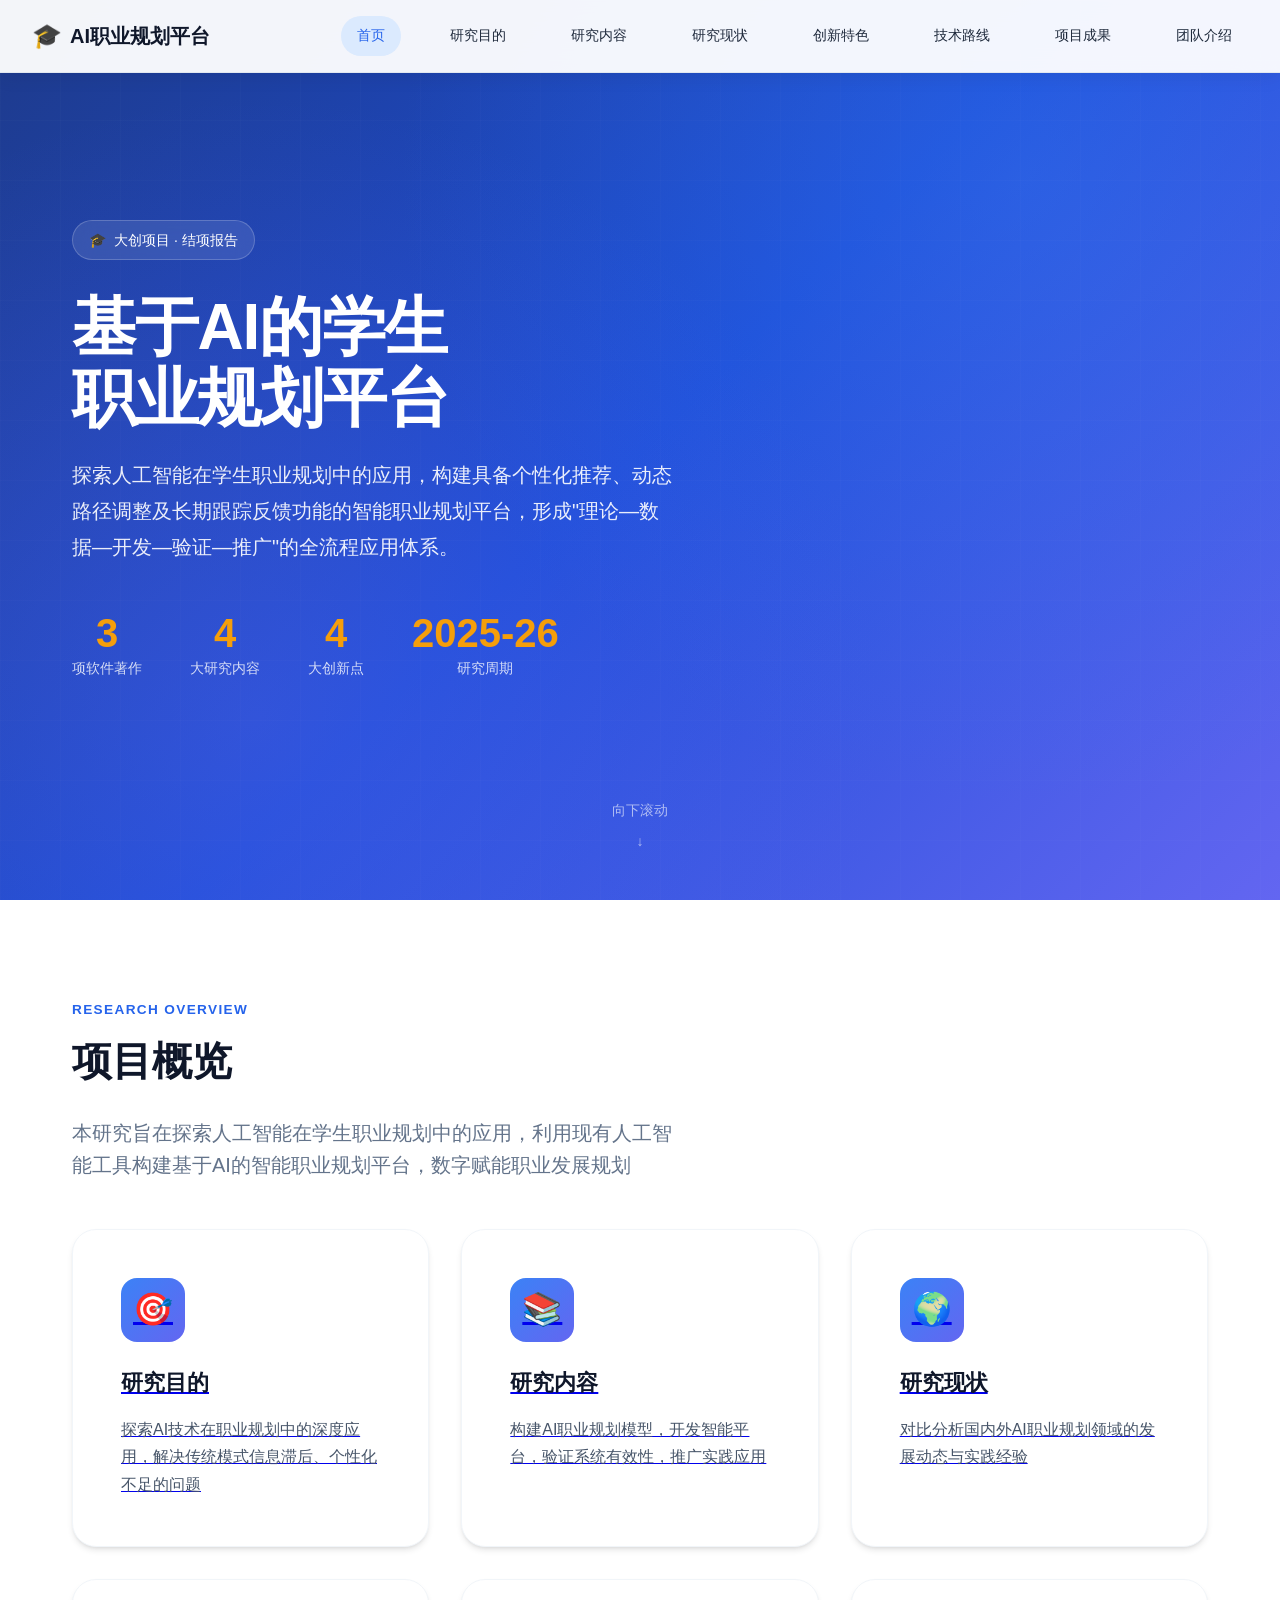
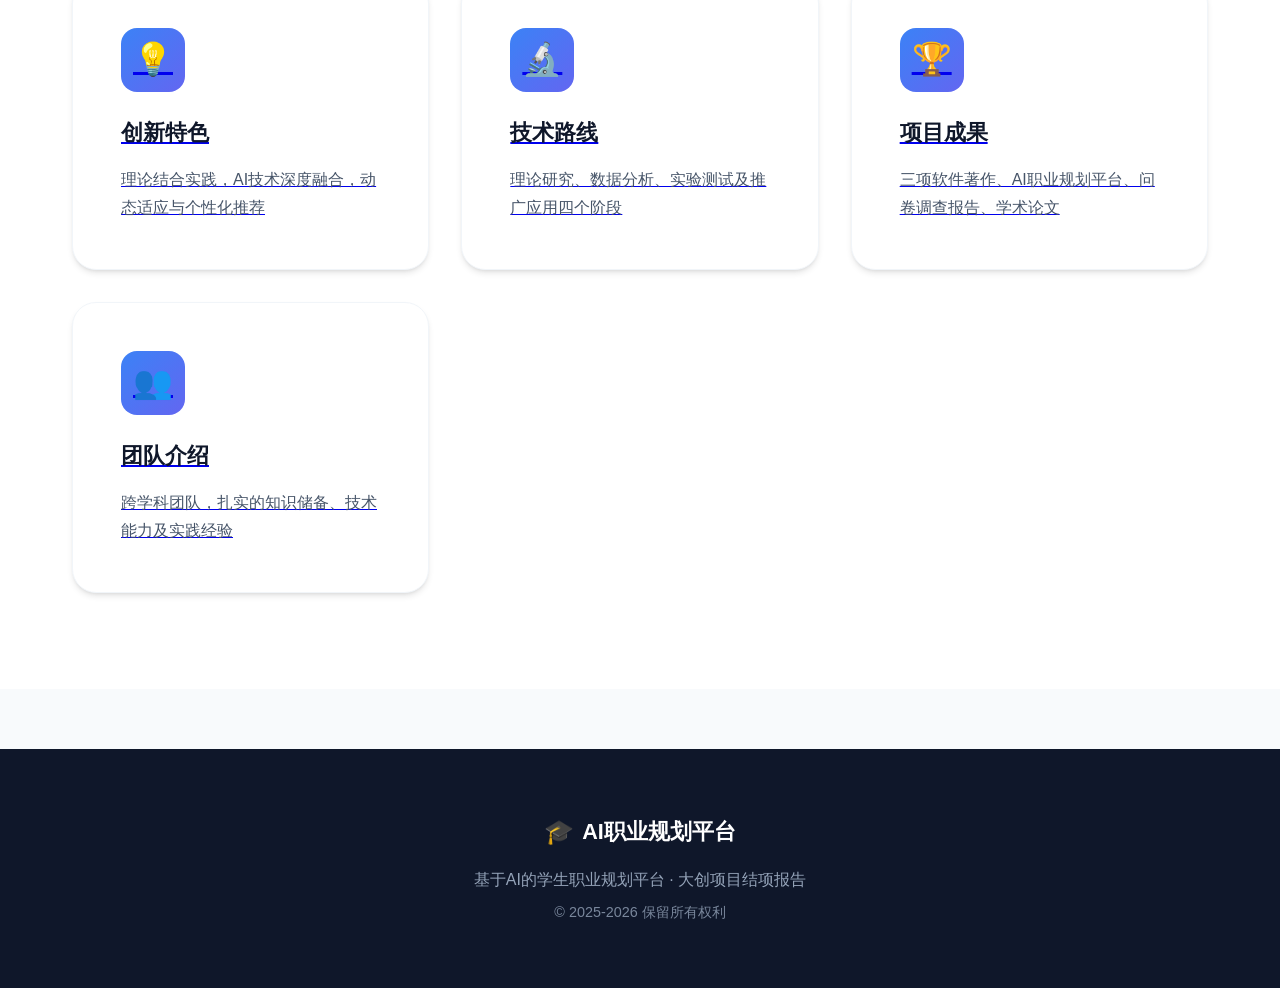
<file: index.html>
<!DOCTYPE html>
<html lang="zh-CN">
<head>
  <meta charset="UTF-8">
  <meta name="viewport" content="width=device-width, initial-scale=1.0">
  <title>基于AI的学生职业规划平台 - 大创项目结项报告</title>
  <link rel="stylesheet" href="assets/css/common.css">
  <link rel="stylesheet" href="css/main.css">
</head>
<body>
  <nav class="navbar">
    <div class="nav-container">
      <a href="index.html" class="logo">
        <span class="logo-icon">🎓</span>
        <span class="logo-text">AI职业规划平台</span>
      </a>
      <div class="nav-links">
        <a href="index.html" class="nav-link active">首页</a>
        <a href="pages/purpose.html" class="nav-link">研究目的</a>
        <a href="pages/research.html" class="nav-link">研究内容</a>
        <a href="pages/status.html" class="nav-link">研究现状</a>
        <a href="pages/innovation.html" class="nav-link">创新特色</a>
        <a href="pages/tech.html" class="nav-link">技术路线</a>
        <a href="pages/achievements.html" class="nav-link">项目成果</a>
        <a href="pages/team.html" class="nav-link">团队介绍</a>
      </div>
      <button class="mobile-menu-btn" aria-label="打开菜单">
        <span></span><span></span><span></span>
      </button>
    </div>
  </nav>

  <section class="hero">
    <div class="hero-bg"></div>
    <div class="hero-grid"></div>
    <div class="container">
      <div class="hero-content">
        <div class="hero-badge">
          <span>🎓</span>
          <span>大创项目 · 结项报告</span>
        </div>
        <h1 class="hero-title">基于AI的学生<br>职业规划平台</h1>
        <p class="hero-description">探索人工智能在学生职业规划中的应用，构建具备个性化推荐、动态路径调整及长期跟踪反馈功能的智能职业规划平台，形成"理论—数据—开发—验证—推广"的全流程应用体系。</p>
        <div class="hero-stats">
          <div class="hero-stat">
            <div class="hero-stat-value">3</div>
            <div class="hero-stat-label">项软件著作</div>
          </div>
          <div class="hero-stat">
            <div class="hero-stat-value">4</div>
            <div class="hero-stat-label">大研究内容</div>
          </div>
          <div class="hero-stat">
            <div class="hero-stat-value">4</div>
            <div class="hero-stat-label">大创新点</div>
          </div>
          <div class="hero-stat">
            <div class="hero-stat-value">2025-26</div>
            <div class="hero-stat-label">研究周期</div>
          </div>
        </div>
      </div>
    </div>
    <div class="hero-scroll">
      <span>向下滚动</span>
      <span>↓</span>
    </div>
  </section>

  <section class="section section-light">
    <div class="container">
      <span class="section-label">Research Overview</span>
      <h2 class="section-title">项目概览</h2>
      <p class="section-subtitle">本研究旨在探索人工智能在学生职业规划中的应用，利用现有人工智能工具构建基于AI的智能职业规划平台，数字赋能职业发展规划</p>
      
      <div class="feature-cards">
        <a href="pages/purpose.html" class="feature-card">
          <div class="feature-card-icon">🎯</div>
          <h3 class="feature-card-title">研究目的</h3>
          <p class="feature-card-text">探索AI技术在职业规划中的深度应用，解决传统模式信息滞后、个性化不足的问题</p>
        </a>
        <a href="pages/research.html" class="feature-card">
          <div class="feature-card-icon">📚</div>
          <h3 class="feature-card-title">研究内容</h3>
          <p class="feature-card-text">构建AI职业规划模型，开发智能平台，验证系统有效性，推广实践应用</p>
        </a>
        <a href="pages/status.html" class="feature-card">
          <div class="feature-card-icon">🌍</div>
          <h3 class="feature-card-title">研究现状</h3>
          <p class="feature-card-text">对比分析国内外AI职业规划领域的发展动态与实践经验</p>
        </a>
        <a href="pages/innovation.html" class="feature-card">
          <div class="feature-card-icon">💡</div>
          <h3 class="feature-card-title">创新特色</h3>
          <p class="feature-card-text">理论结合实践，AI技术深度融合，动态适应与个性化推荐</p>
        </a>
        <a href="pages/tech.html" class="feature-card">
          <div class="feature-card-icon">🔬</div>
          <h3 class="feature-card-title">技术路线</h3>
          <p class="feature-card-text">理论研究、数据分析、实验测试及推广应用四个阶段</p>
        </a>
        <a href="pages/achievements.html" class="feature-card">
          <div class="feature-card-icon">🏆</div>
          <h3 class="feature-card-title">项目成果</h3>
          <p class="feature-card-text">三项软件著作、AI职业规划平台、问卷调查报告、学术论文</p>
        </a>
        <a href="pages/team.html" class="feature-card">
          <div class="feature-card-icon">👥</div>
          <h3 class="feature-card-title">团队介绍</h3>
          <p class="feature-card-text">跨学科团队，扎实的知识储备、技术能力及实践经验</p>
        </a>
      </div>
    </div>
  </section>

  <footer class="footer">
    <div class="container">
      <div class="footer-content">
        <div class="footer-brand">
          <span class="logo-icon">🎓</span>
          <span>AI职业规划平台</span>
        </div>
        <p class="footer-desc">基于AI的学生职业规划平台 · 大创项目结项报告</p>
        <p class="footer-copyright">© 2025-2026 保留所有权利</p>
      </div>
    </div>
  </footer>

  <script src="js/main.js"></script>
</body>
</html>
</file>
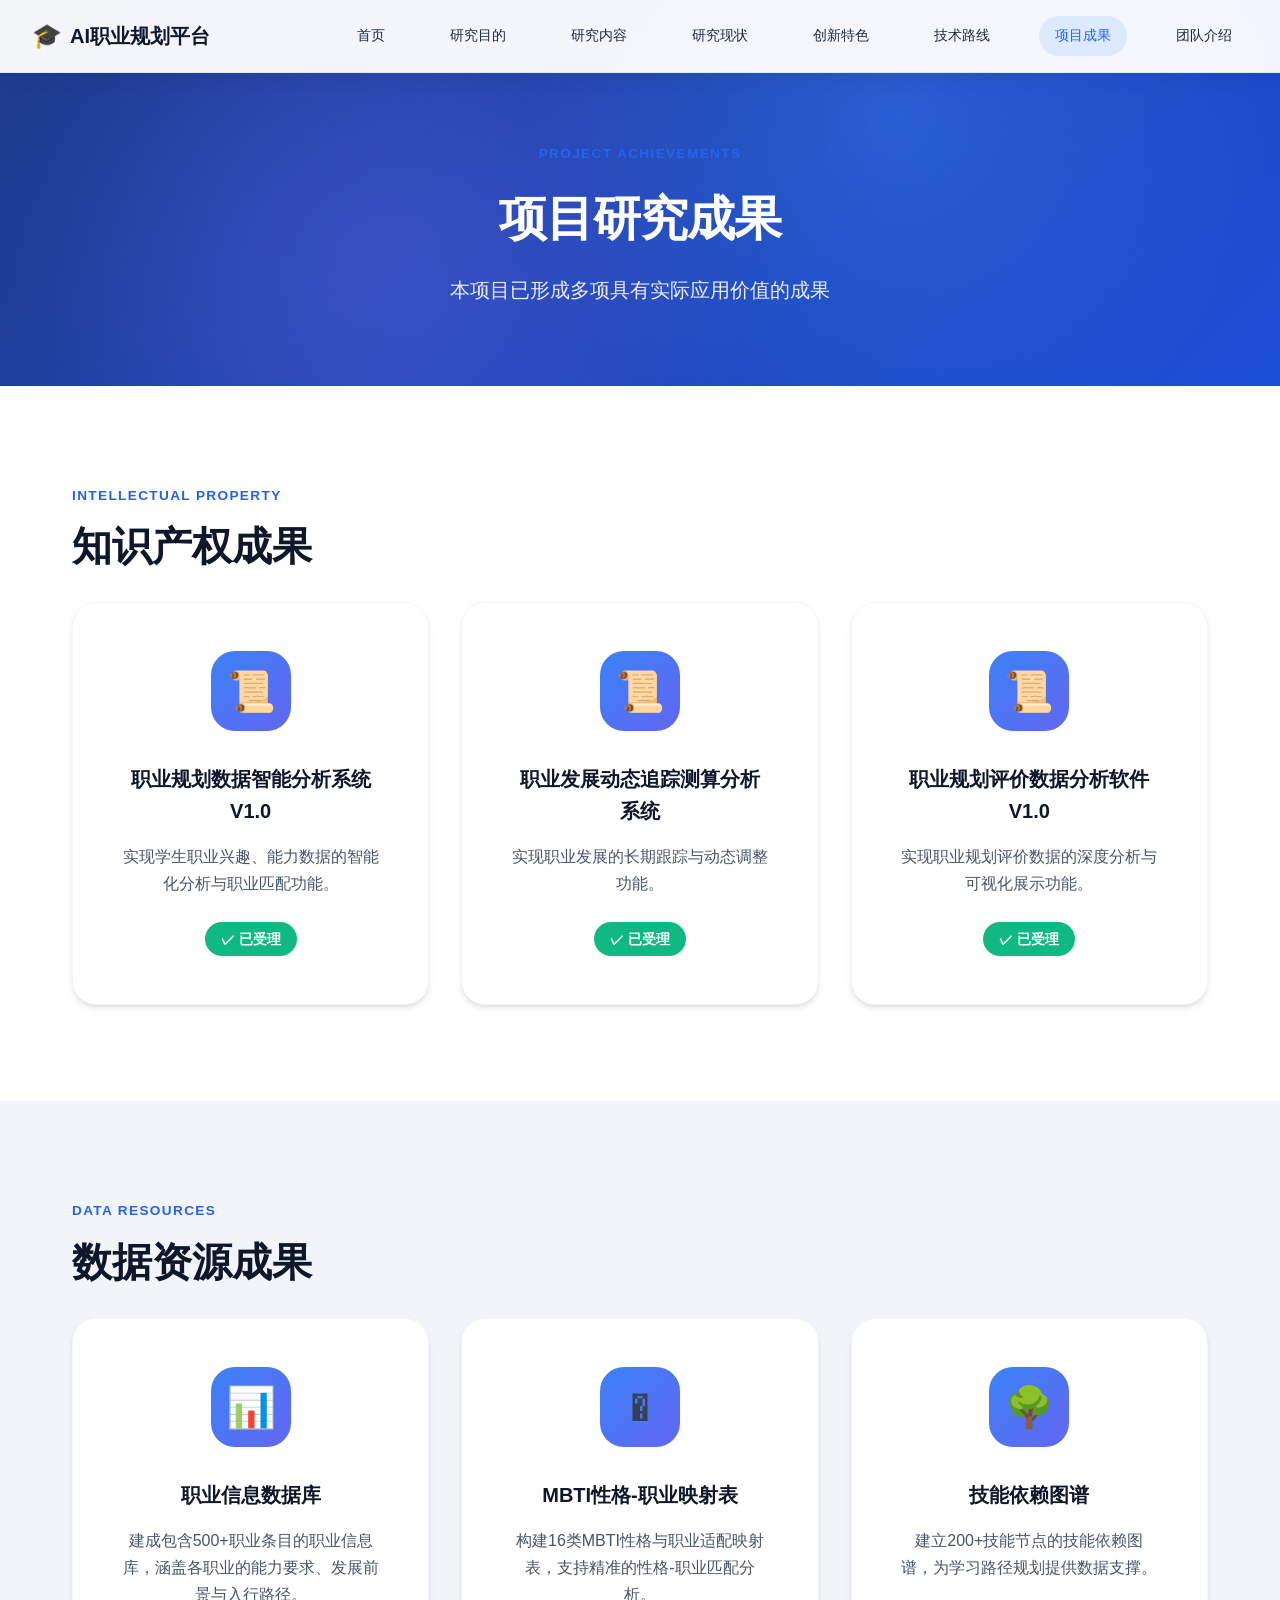
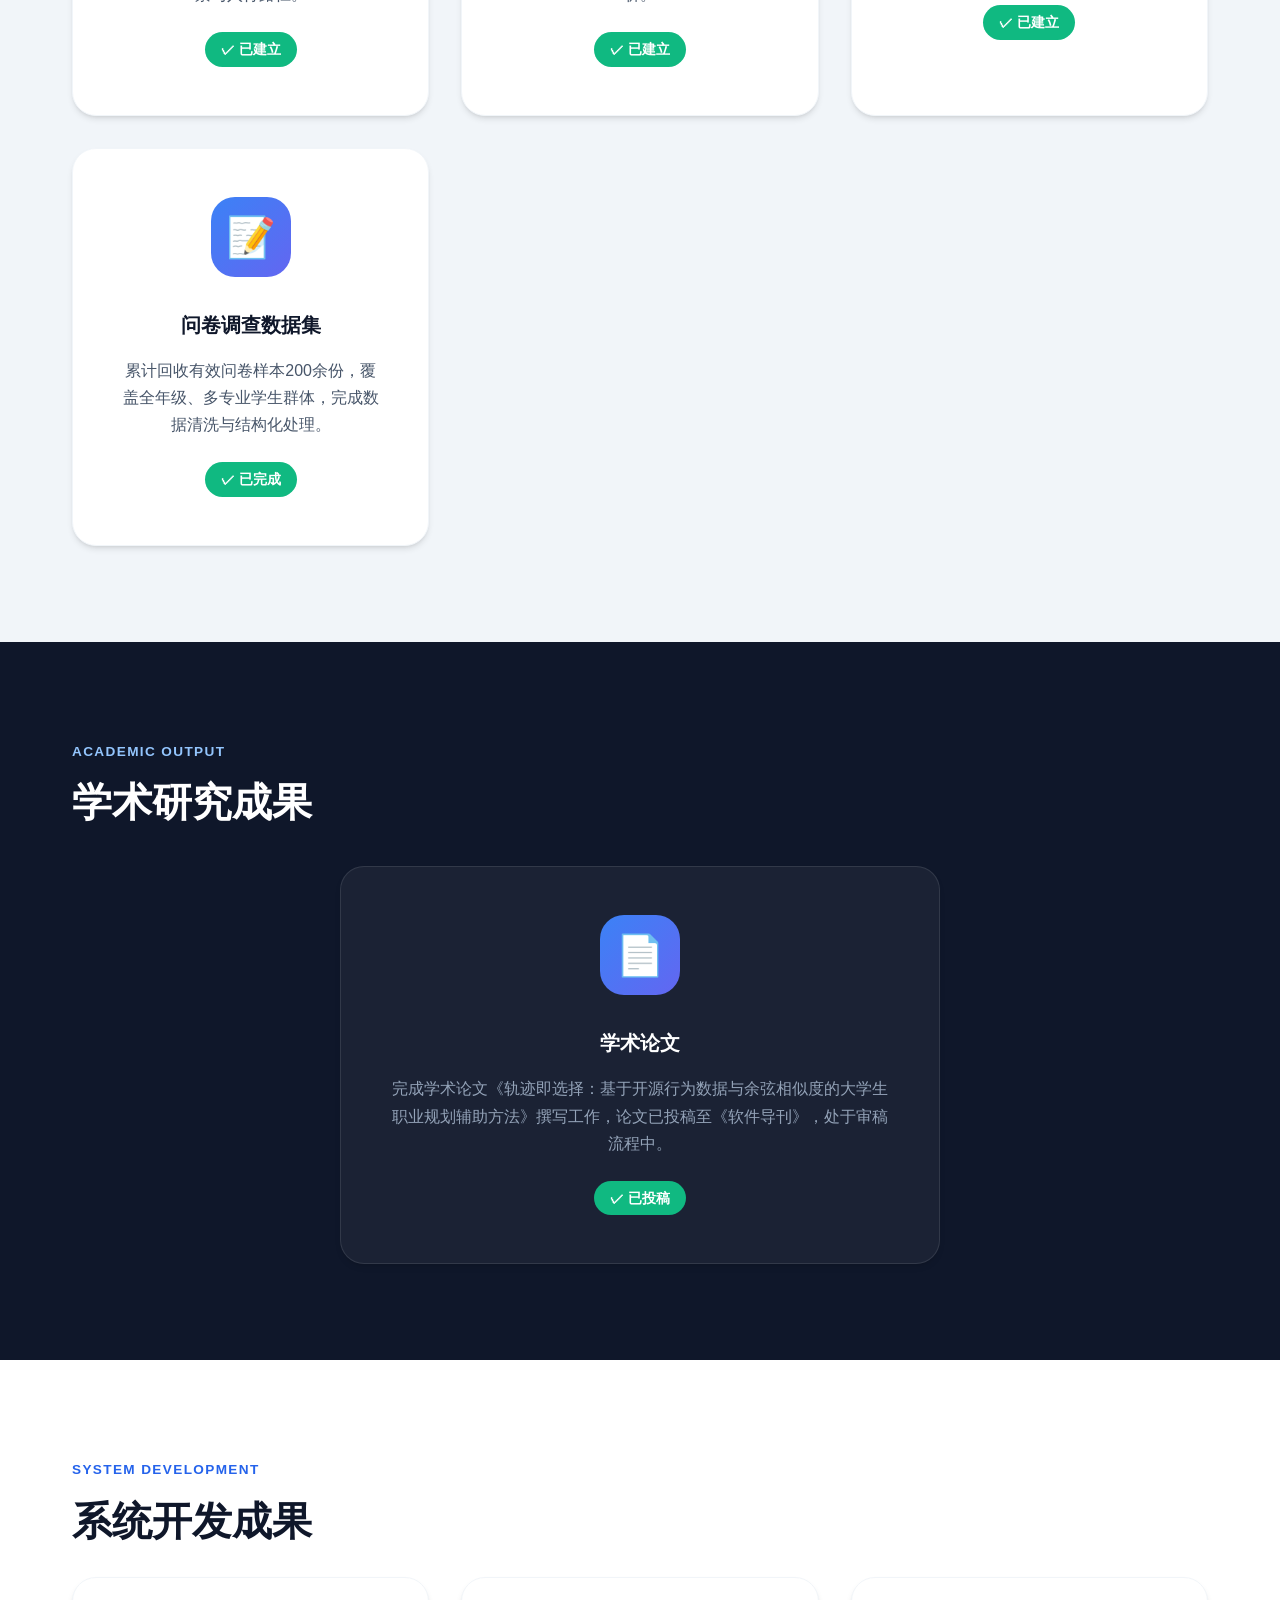
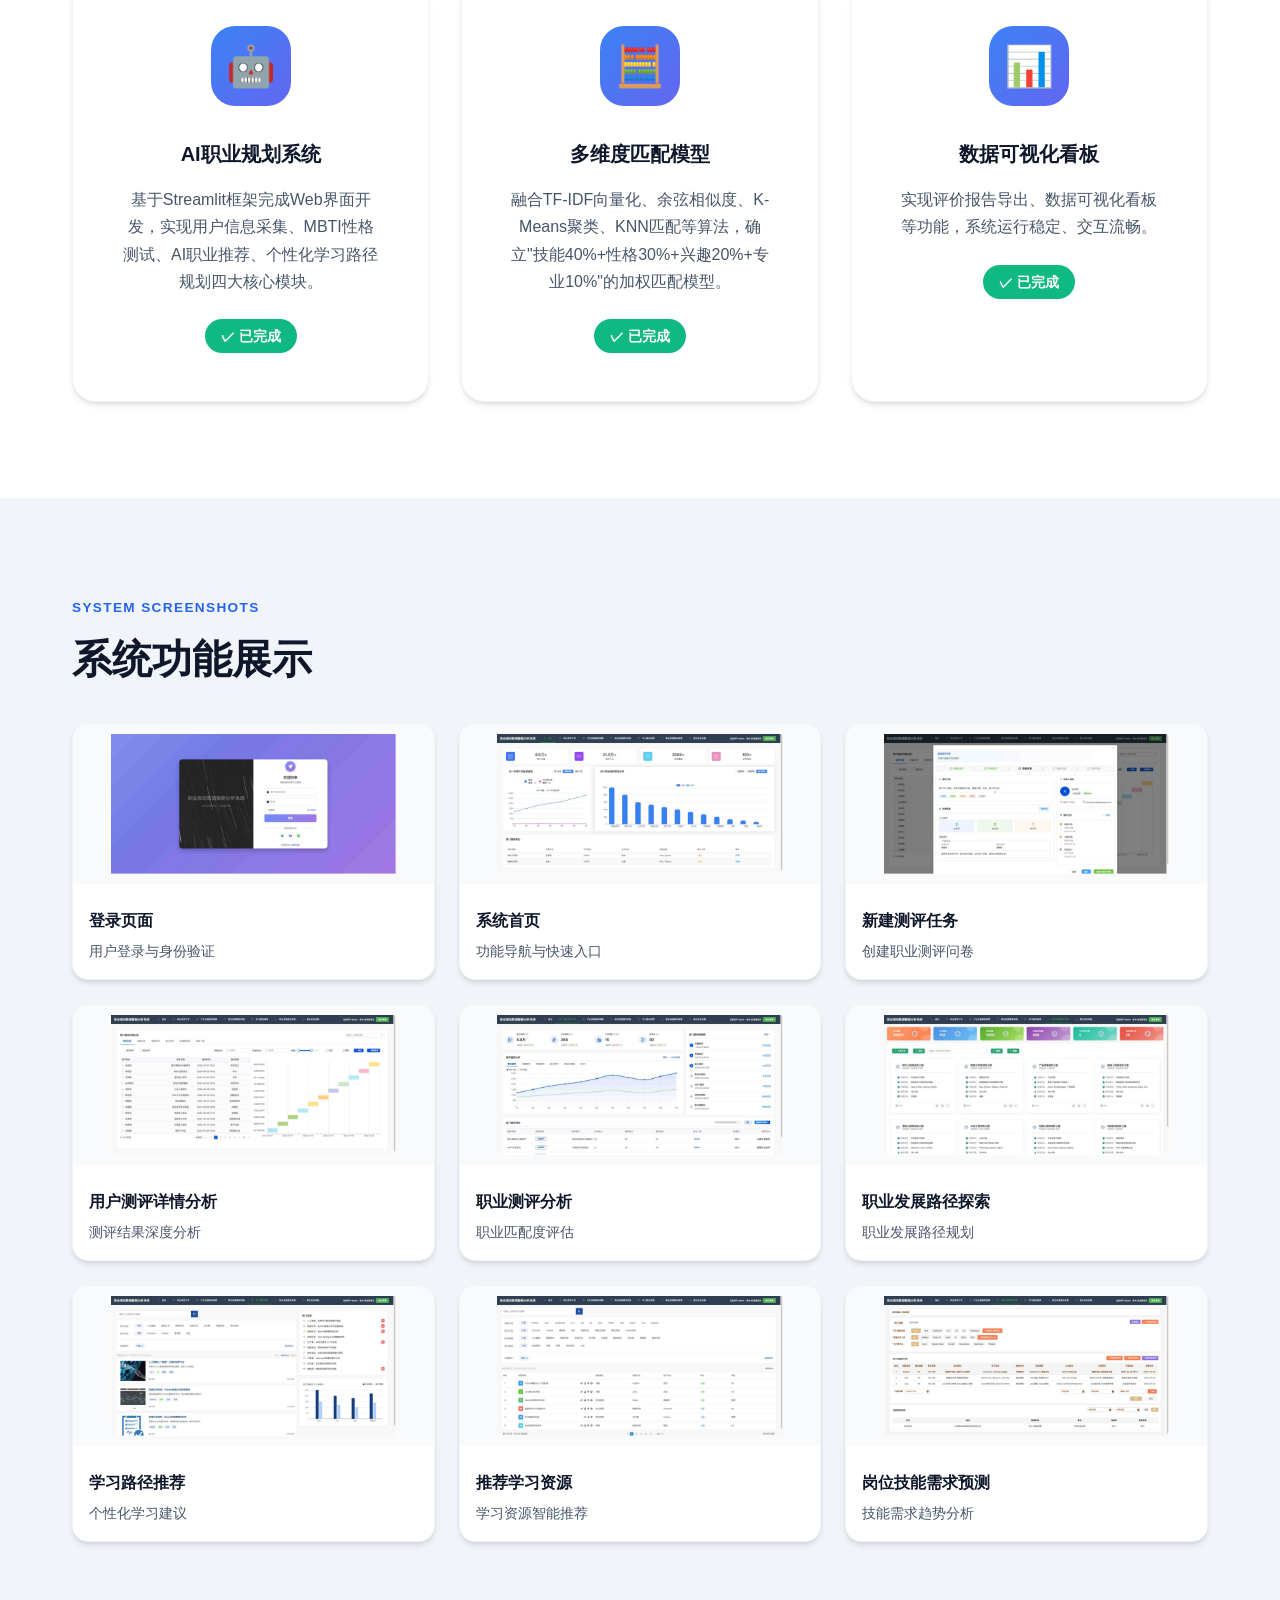
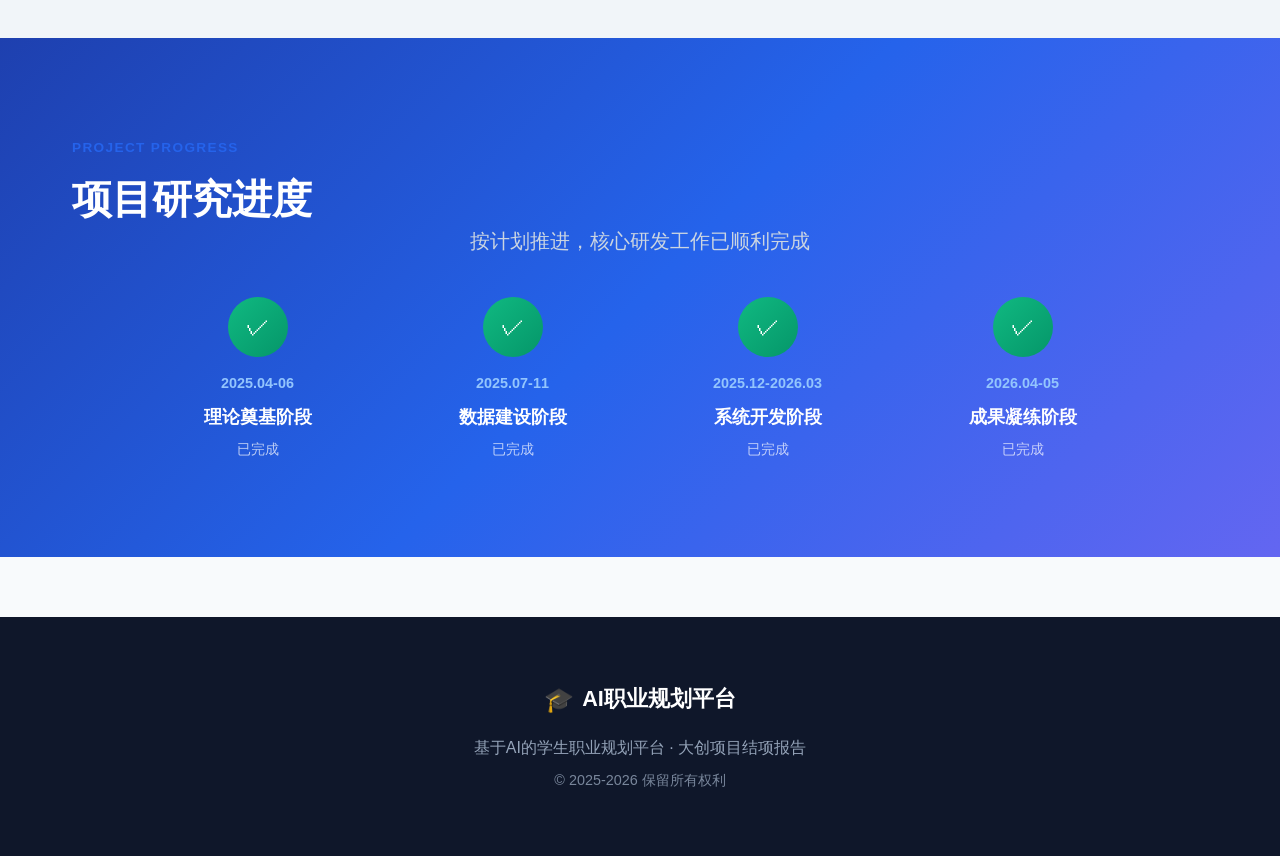
<file: pages/achievements.html>
<!DOCTYPE html>
<html lang="zh-CN">
<head>
  <meta charset="UTF-8">
  <meta name="viewport" content="width=device-width, initial-scale=1.0">
  <title>项目成果 - AI职业规划平台</title>
  <link rel="stylesheet" href="../assets/css/common.css">
  <link rel="stylesheet" href="../css/main.css">
</head>
<body>
  <nav class="navbar">
    <div class="nav-container">
      <a href="../index.html" class="logo">
        <span class="logo-icon">🎓</span>
        <span class="logo-text">AI职业规划平台</span>
      </a>
      <div class="nav-links">
        <a href="../index.html" class="nav-link">首页</a>
        <a href="purpose.html" class="nav-link">研究目的</a>
        <a href="research.html" class="nav-link">研究内容</a>
        <a href="status.html" class="nav-link">研究现状</a>
        <a href="innovation.html" class="nav-link">创新特色</a>
        <a href="tech.html" class="nav-link">技术路线</a>
        <a href="achievements.html" class="nav-link active">项目成果</a>
        <a href="team.html" class="nav-link">团队介绍</a>
      </div>
      <button class="mobile-menu-btn" aria-label="打开菜单">
        <span></span><span></span><span></span>
      </button>
    </div>
  </nav>

  <main>
    <section class="page-hero">
      <div class="container">
        <div class="page-hero-content">
          <span class="section-label">Project Achievements</span>
          <h1 class="page-hero-title">项目研究成果</h1>
          <p class="page-hero-subtitle">本项目已形成多项具有实际应用价值的成果</p>
        </div>
      </div>
      <div class="hero-bg-pattern"></div>
    </section>

    <section class="section section-light">
      <div class="container">
        <span class="section-label">Intellectual Property</span>
        <h2 class="section-title">知识产权成果</h2>
        <div class="achievements-grid" style="grid-template-columns: repeat(3, 1fr);">
          <div class="achievement-card">
            <div class="achievement-icon">📜</div>
            <h3>职业规划数据智能分析系统 V1.0</h3>
            <p>实现学生职业兴趣、能力数据的智能化分析与职业匹配功能。</p>
            <span class="achievement-tag completed">✓ 已受理</span>
          </div>
          <div class="achievement-card">
            <div class="achievement-icon">📜</div>
            <h3>职业发展动态追踪测算分析系统</h3>
            <p>实现职业发展的长期跟踪与动态调整功能。</p>
            <span class="achievement-tag completed">✓ 已受理</span>
          </div>
          <div class="achievement-card">
            <div class="achievement-icon">📜</div>
            <h3>职业规划评价数据分析软件 V1.0</h3>
            <p>实现职业规划评价数据的深度分析与可视化展示功能。</p>
            <span class="achievement-tag completed">✓ 已受理</span>
          </div>
        </div>
      </div>
    </section>

    <section class="section section-gray">
      <div class="container">
        <span class="section-label">Data Resources</span>
        <h2 class="section-title">数据资源成果</h2>
        <div class="achievements-grid">
          <div class="achievement-card">
            <div class="achievement-icon">📊</div>
            <h3>职业信息数据库</h3>
            <p>建成包含500+职业条目的职业信息库，涵盖各职业的能力要求、发展前景与入行路径。</p>
            <span class="achievement-tag completed">✓ 已建立</span>
          </div>
          <div class="achievement-card">
            <div class="achievement-icon">�</div>
            <h3>MBTI性格-职业映射表</h3>
            <p>构建16类MBTI性格与职业适配映射表，支持精准的性格-职业匹配分析。</p>
            <span class="achievement-tag completed">✓ 已建立</span>
          </div>
          <div class="achievement-card">
            <div class="achievement-icon">🌳</div>
            <h3>技能依赖图谱</h3>
            <p>建立200+技能节点的技能依赖图谱，为学习路径规划提供数据支撑。</p>
            <span class="achievement-tag completed">✓ 已建立</span>
          </div>
          <div class="achievement-card">
            <div class="achievement-icon">📝</div>
            <h3>问卷调查数据集</h3>
            <p>累计回收有效问卷样本200余份，覆盖全年级、多专业学生群体，完成数据清洗与结构化处理。</p>
            <span class="achievement-tag completed">✓ 已完成</span>
          </div>
        </div>
      </div>
    </section>

    <section class="section section-dark">
      <div class="container">
        <span class="section-label light">Academic Output</span>
        <h2 class="section-title light">学术研究成果</h2>
        <div style="max-width: 600px; margin: 40px auto 0;">
          <div class="achievement-card" style="background: rgba(255,255,255,0.05); border: 1px solid rgba(255,255,255,0.1);">
            <div class="achievement-icon">📄</div>
            <h3 style="color: white;">学术论文</h3>
            <p style="color: var(--gray-400);">完成学术论文《轨迹即选择：基于开源行为数据与余弦相似度的大学生职业规划辅助方法》撰写工作，论文已投稿至《软件导刊》，处于审稿流程中。</p>
            <span class="achievement-tag completed">✓ 已投稿</span>
          </div>
        </div>
      </div>
    </section>

    <section class="section section-light">
      <div class="container">
        <span class="section-label">System Development</span>
        <h2 class="section-title">系统开发成果</h2>
        <div class="achievements-grid">
          <div class="achievement-card">
            <div class="achievement-icon">🤖</div>
            <h3>AI职业规划系统</h3>
            <p>基于Streamlit框架完成Web界面开发，实现用户信息采集、MBTI性格测试、AI职业推荐、个性化学习路径规划四大核心模块。</p>
            <span class="achievement-tag completed">✓ 已完成</span>
          </div>
          <div class="achievement-card">
            <div class="achievement-icon">🧮</div>
            <h3>多维度匹配模型</h3>
            <p>融合TF-IDF向量化、余弦相似度、K-Means聚类、KNN匹配等算法，确立"技能40%+性格30%+兴趣20%+专业10%"的加权匹配模型。</p>
            <span class="achievement-tag completed">✓ 已完成</span>
          </div>
          <div class="achievement-card">
            <div class="achievement-icon">📊</div>
            <h3>数据可视化看板</h3>
            <p>实现评价报告导出、数据可视化看板等功能，系统运行稳定、交互流畅。</p>
            <span class="achievement-tag completed">✓ 已完成</span>
          </div>
        </div>
      </div>
    </section>

    <section class="section section-gray">
      <div class="container">
        <span class="section-label">System Screenshots</span>
        <h2 class="section-title">系统功能展示</h2>
        <div style="display: grid; grid-template-columns: repeat(3, 1fr); gap: 24px; margin-top: 40px;">
          <div style="background: white; border-radius: 16px; overflow: hidden; box-shadow: var(--shadow-md); border: 1px solid var(--gray-100);">
            <img src="../images/登录.png" alt="登录页面" style="width: 100%; height: 160px; object-fit: contain; background: var(--gray-50); padding: 10px; box-sizing: border-box;">
            <div style="padding: 16px;">
              <h4 style="font-size: 1rem; color: var(--gray-900); margin-bottom: 8px;">登录页面</h4>
              <p style="font-size: 0.85rem; color: var(--gray-600);">用户登录与身份验证</p>
            </div>
          </div>
          <div style="background: white; border-radius: 16px; overflow: hidden; box-shadow: var(--shadow-md); border: 1px solid var(--gray-100);">
            <img src="../images/首页.png" alt="系统首页" style="width: 100%; height: 160px; object-fit: contain; background: var(--gray-50); padding: 10px; box-sizing: border-box;">
            <div style="padding: 16px;">
              <h4 style="font-size: 1rem; color: var(--gray-900); margin-bottom: 8px;">系统首页</h4>
              <p style="font-size: 0.85rem; color: var(--gray-600);">功能导航与快速入口</p>
            </div>
          </div>
          <div style="background: white; border-radius: 16px; overflow: hidden; box-shadow: var(--shadow-md); border: 1px solid var(--gray-100);">
            <img src="../images/新建测评任务.png" alt="新建测评任务" style="width: 100%; height: 160px; object-fit: contain; background: var(--gray-50); padding: 10px; box-sizing: border-box;">
            <div style="padding: 16px;">
              <h4 style="font-size: 1rem; color: var(--gray-900); margin-bottom: 8px;">新建测评任务</h4>
              <p style="font-size: 0.85rem; color: var(--gray-600);">创建职业测评问卷</p>
            </div>
          </div>
          <div style="background: white; border-radius: 16px; overflow: hidden; box-shadow: var(--shadow-md); border: 1px solid var(--gray-100);">
            <img src="../images/用户测评详情分析.png" alt="用户测评详情分析" style="width: 100%; height: 160px; object-fit: contain; background: var(--gray-50); padding: 10px; box-sizing: border-box;">
            <div style="padding: 16px;">
              <h4 style="font-size: 1rem; color: var(--gray-900); margin-bottom: 8px;">用户测评详情分析</h4>
              <p style="font-size: 0.85rem; color: var(--gray-600);">测评结果深度分析</p>
            </div>
          </div>
          <div style="background: white; border-radius: 16px; overflow: hidden; box-shadow: var(--shadow-md); border: 1px solid var(--gray-100);">
            <img src="../images/职业测评分析.png" alt="职业测评分析" style="width: 100%; height: 160px; object-fit: contain; background: var(--gray-50); padding: 10px; box-sizing: border-box;">
            <div style="padding: 16px;">
              <h4 style="font-size: 1rem; color: var(--gray-900); margin-bottom: 8px;">职业测评分析</h4>
              <p style="font-size: 0.85rem; color: var(--gray-600);">职业匹配度评估</p>
            </div>
          </div>
          <div style="background: white; border-radius: 16px; overflow: hidden; box-shadow: var(--shadow-md); border: 1px solid var(--gray-100);">
            <img src="../images/职业发展路径探索.png" alt="职业发展路径探索" style="width: 100%; height: 160px; object-fit: contain; background: var(--gray-50); padding: 10px; box-sizing: border-box;">
            <div style="padding: 16px;">
              <h4 style="font-size: 1rem; color: var(--gray-900); margin-bottom: 8px;">职业发展路径探索</h4>
              <p style="font-size: 0.85rem; color: var(--gray-600);">职业发展路径规划</p>
            </div>
          </div>
          <div style="background: white; border-radius: 16px; overflow: hidden; box-shadow: var(--shadow-md); border: 1px solid var(--gray-100);">
            <img src="../images/学习路径推荐.png" alt="学习路径推荐" style="width: 100%; height: 160px; object-fit: contain; background: var(--gray-50); padding: 10px; box-sizing: border-box;">
            <div style="padding: 16px;">
              <h4 style="font-size: 1rem; color: var(--gray-900); margin-bottom: 8px;">学习路径推荐</h4>
              <p style="font-size: 0.85rem; color: var(--gray-600);">个性化学习建议</p>
            </div>
          </div>
          <div style="background: white; border-radius: 16px; overflow: hidden; box-shadow: var(--shadow-md); border: 1px solid var(--gray-100);">
            <img src="../images/推荐学习资源.png" alt="推荐学习资源" style="width: 100%; height: 160px; object-fit: contain; background: var(--gray-50); padding: 10px; box-sizing: border-box;">
            <div style="padding: 16px;">
              <h4 style="font-size: 1rem; color: var(--gray-900); margin-bottom: 8px;">推荐学习资源</h4>
              <p style="font-size: 0.85rem; color: var(--gray-600);">学习资源智能推荐</p>
            </div>
          </div>
          <div style="background: white; border-radius: 16px; overflow: hidden; box-shadow: var(--shadow-md); border: 1px solid var(--gray-100);">
            <img src="../images/岗位技能需求预测.png" alt="岗位技能需求预测" style="width: 100%; height: 160px; object-fit: contain; background: var(--gray-50); padding: 10px; box-sizing: border-box;">
            <div style="padding: 16px;">
              <h4 style="font-size: 1rem; color: var(--gray-900); margin-bottom: 8px;">岗位技能需求预测</h4>
              <p style="font-size: 0.85rem; color: var(--gray-600);">技能需求趋势分析</p>
            </div>
          </div>
        </div>
      </div>
    </section>

    <section class="section section-gradient">
      <div class="container">
        <span class="section-label">Project Progress</span>
        <h2 class="section-title light">项目研究进度</h2>
        <p class="section-subtitle light" style="text-align: center; margin: -30px auto 40px;">按计划推进，核心研发工作已顺利完成</p>
        <div style="display: flex; justify-content: space-between; max-width: 1000px; margin: 0 auto; flex-wrap: wrap; gap: 20px;">
          <div style="flex: 1; min-width: 200px; text-align: center;">
            <div style="width: 60px; height: 60px; background: linear-gradient(135deg, var(--success), #059669); border-radius: 50%; margin: 0 auto 15px; display: flex; align-items: center; justify-content: center; font-size: 1.5rem; color: white;">✓</div>
            <div style="font-size: 0.9rem; color: var(--primary-300); font-weight: 600; margin-bottom: 8px;">2025.04-06</div>
            <div style="font-size: 1.1rem; color: white; font-weight: 600; margin-bottom: 8px;">理论奠基阶段</div>
            <div style="font-size: 0.85rem; color: rgba(255,255,255,0.7);">已完成</div>
          </div>
          <div style="flex: 1; min-width: 200px; text-align: center;">
            <div style="width: 60px; height: 60px; background: linear-gradient(135deg, var(--success), #059669); border-radius: 50%; margin: 0 auto 15px; display: flex; align-items: center; justify-content: center; font-size: 1.5rem; color: white;">✓</div>
            <div style="font-size: 0.9rem; color: var(--primary-300); font-weight: 600; margin-bottom: 8px;">2025.07-11</div>
            <div style="font-size: 1.1rem; color: white; font-weight: 600; margin-bottom: 8px;">数据建设阶段</div>
            <div style="font-size: 0.85rem; color: rgba(255,255,255,0.7);">已完成</div>
          </div>
          <div style="flex: 1; min-width: 200px; text-align: center;">
            <div style="width: 60px; height: 60px; background: linear-gradient(135deg, var(--success), #059669); border-radius: 50%; margin: 0 auto 15px; display: flex; align-items: center; justify-content: center; font-size: 1.5rem; color: white;">✓</div>
            <div style="font-size: 0.9rem; color: var(--primary-300); font-weight: 600; margin-bottom: 8px;">2025.12-2026.03</div>
            <div style="font-size: 1.1rem; color: white; font-weight: 600; margin-bottom: 8px;">系统开发阶段</div>
            <div style="font-size: 0.85rem; color: rgba(255,255,255,0.7);">已完成</div>
          </div>
          <div style="flex: 1; min-width: 200px; text-align: center;">
            <div style="width: 60px; height: 60px; background: linear-gradient(135deg, var(--success), #059669); border-radius: 50%; margin: 0 auto 15px; display: flex; align-items: center; justify-content: center; font-size: 1.5rem; color: white;">✓</div>
            <div style="font-size: 0.9rem; color: var(--primary-300); font-weight: 600; margin-bottom: 8px;">2026.04-05</div>
            <div style="font-size: 1.1rem; color: white; font-weight: 600; margin-bottom: 8px;">成果凝练阶段</div>
            <div style="font-size: 0.85rem; color: rgba(255,255,255,0.7);">已完成</div>
          </div>
        </div>
      </div>
    </section>
  </main>

  <footer class="footer">
    <div class="container">
      <div class="footer-content">
        <div class="footer-brand">
          <span class="logo-icon">🎓</span>
          <span>AI职业规划平台</span>
        </div>
        <p class="footer-desc">基于AI的学生职业规划平台 · 大创项目结项报告</p>
        <p class="footer-copyright">© 2025-2026 保留所有权利</p>
      </div>
    </div>
  </footer>

  <script src="../js/main.js"></script>
</body>
</html>
</file>
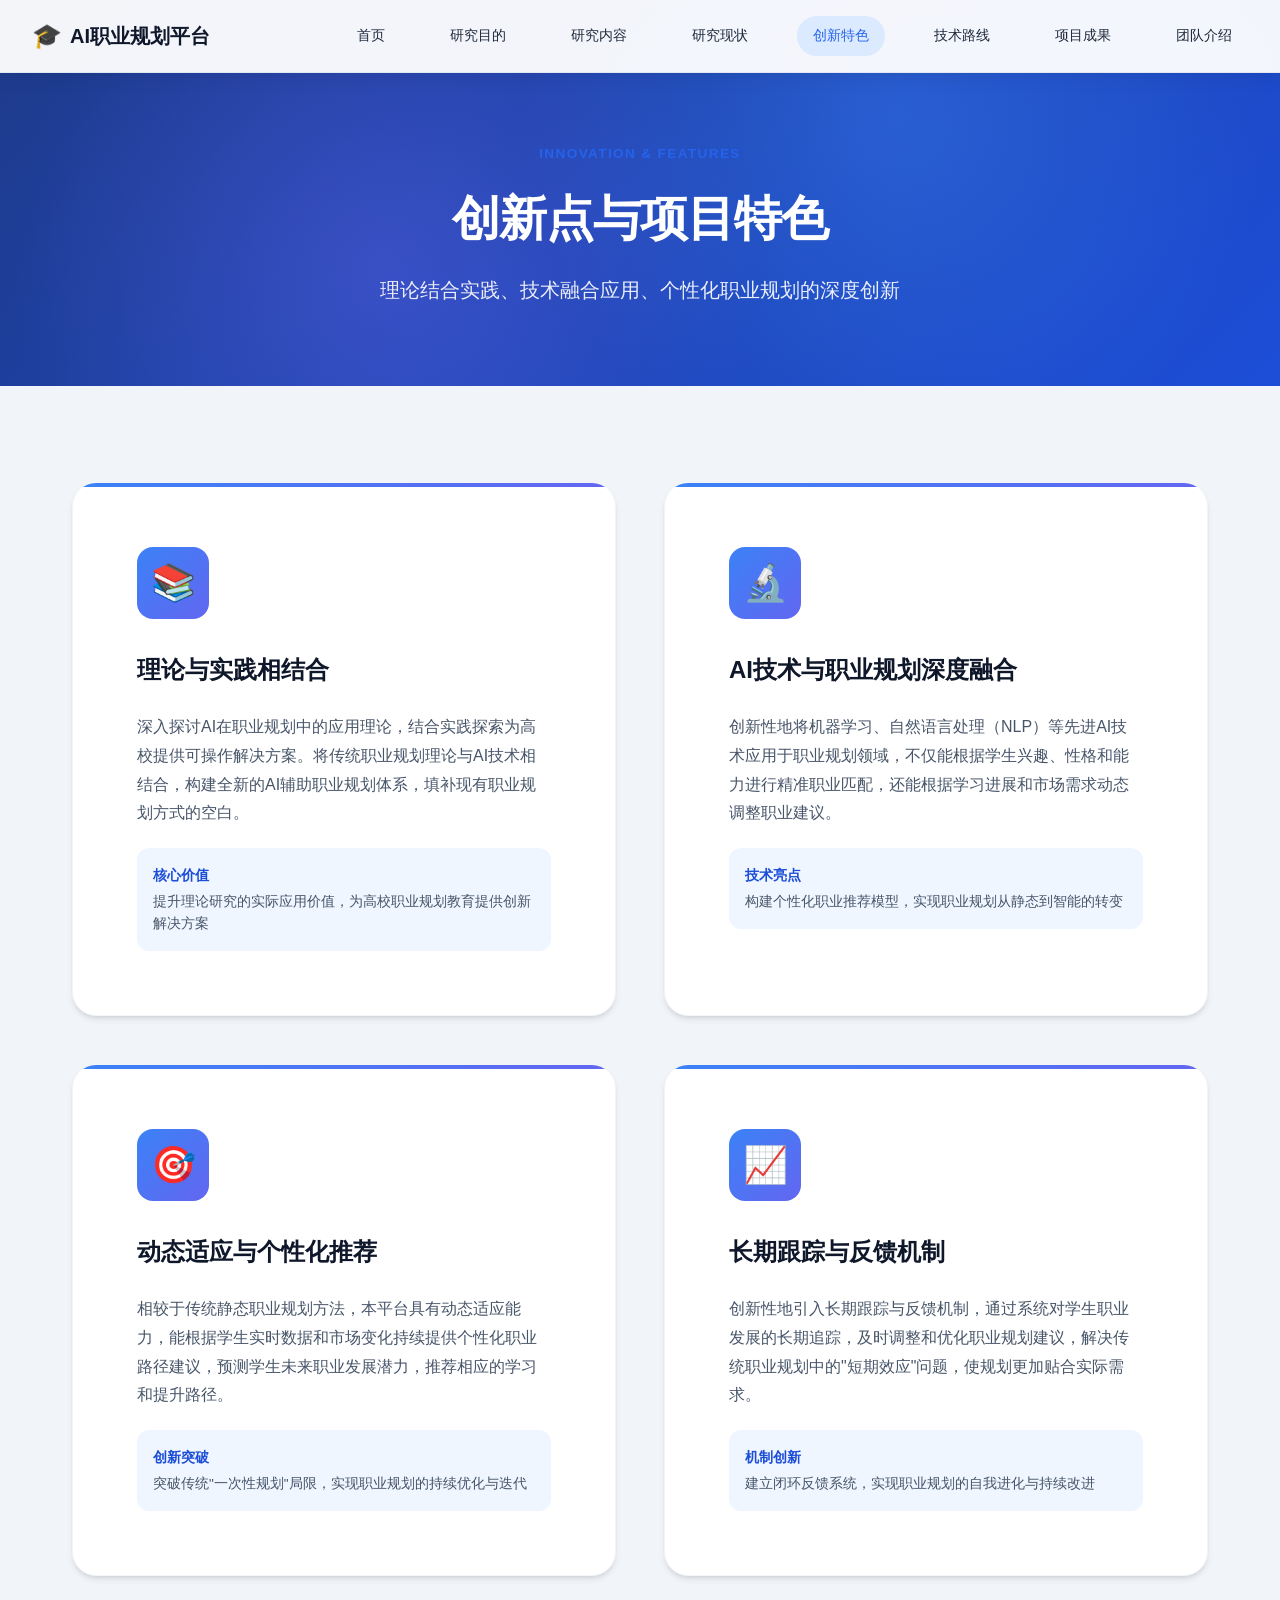
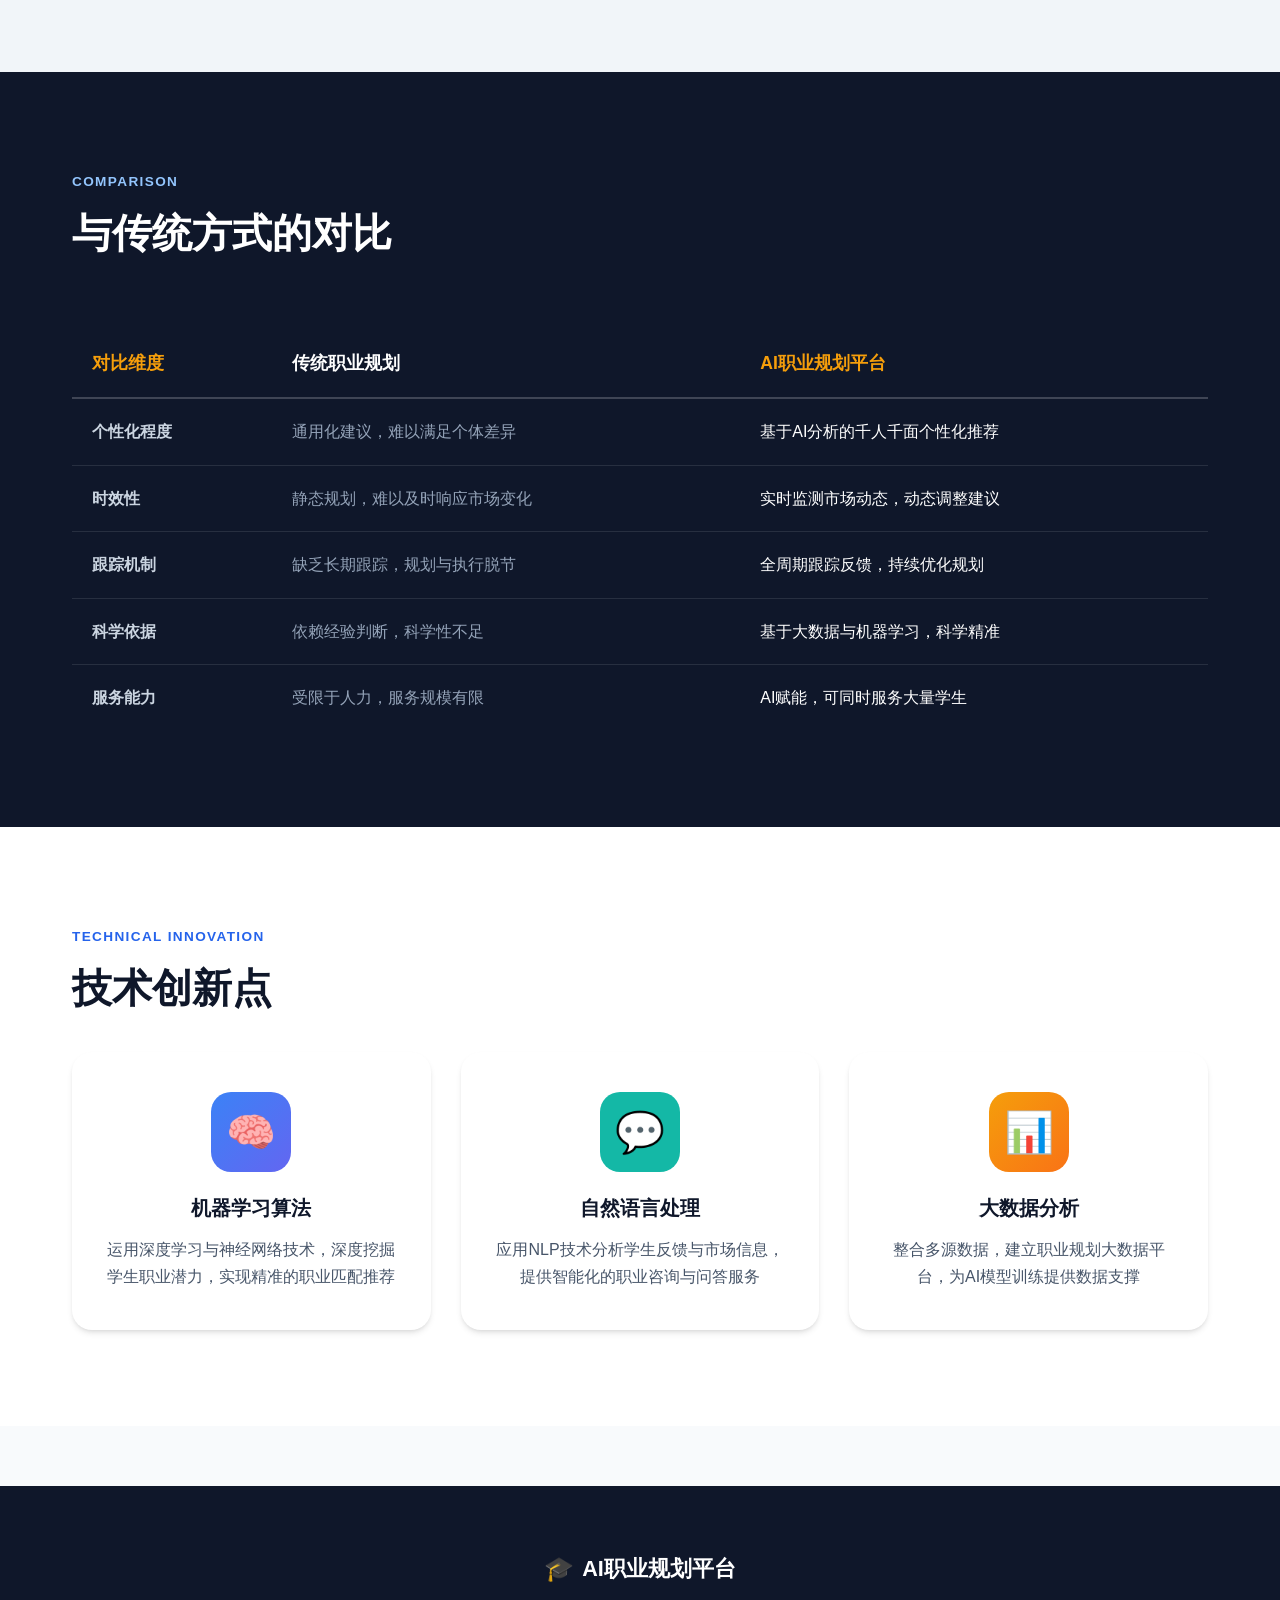
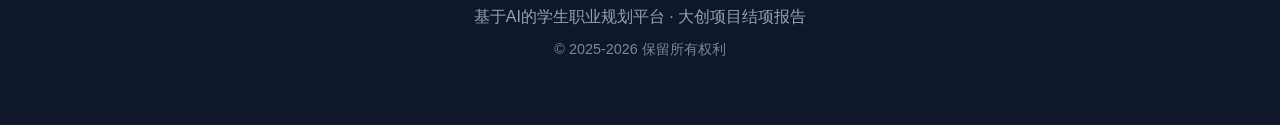
<file: pages/innovation.html>
<!DOCTYPE html>
<html lang="zh-CN">
<head>
  <meta charset="UTF-8">
  <meta name="viewport" content="width=device-width, initial-scale=1.0">
  <title>创新特色 - AI职业规划平台</title>
  <link rel="stylesheet" href="../assets/css/common.css">
  <link rel="stylesheet" href="../css/main.css">
</head>
<body>
  <nav class="navbar">
    <div class="nav-container">
      <a href="../index.html" class="logo">
        <span class="logo-icon">🎓</span>
        <span class="logo-text">AI职业规划平台</span>
      </a>
      <div class="nav-links">
        <a href="../index.html" class="nav-link">首页</a>
        <a href="purpose.html" class="nav-link">研究目的</a>
        <a href="research.html" class="nav-link">研究内容</a>
        <a href="status.html" class="nav-link">研究现状</a>
        <a href="innovation.html" class="nav-link active">创新特色</a>
        <a href="tech.html" class="nav-link">技术路线</a>
        <a href="achievements.html" class="nav-link">项目成果</a>
        <a href="team.html" class="nav-link">团队介绍</a>
      </div>
      <button class="mobile-menu-btn" aria-label="打开菜单">
        <span></span><span></span><span></span>
      </button>
    </div>
  </nav>

  <main>
    <section class="page-hero">
      <div class="container">
        <div class="page-hero-content">
          <span class="section-label">Innovation & Features</span>
          <h1 class="page-hero-title">创新点与项目特色</h1>
          <p class="page-hero-subtitle">理论结合实践、技术融合应用、个性化职业规划的深度创新</p>
        </div>
      </div>
      <div class="hero-bg-pattern"></div>
    </section>

    <section class="section section-gray">
      <div class="container">
        <div class="innovation-grid">
          <div class="innovation-card">
            <div class="innovation-icon">📚</div>
            <h3>理论与实践相结合</h3>
            <p>深入探讨AI在职业规划中的应用理论，结合实践探索为高校提供可操作解决方案。将传统职业规划理论与AI技术相结合，构建全新的AI辅助职业规划体系，填补现有职业规划方式的空白。</p>
            <div style="margin-top: 20px; padding: 16px; background: var(--primary-50); border-radius: 12px;">
              <div style="font-size: 0.9rem; color: var(--primary-700); font-weight: 600;">核心价值</div>
              <div style="font-size: 0.85rem; color: var(--gray-600); margin-top: 4px;">提升理论研究的实际应用价值，为高校职业规划教育提供创新解决方案</div>
            </div>
          </div>

          <div class="innovation-card">
            <div class="innovation-icon">🔬</div>
            <h3>AI技术与职业规划深度融合</h3>
            <p>创新性地将机器学习、自然语言处理（NLP）等先进AI技术应用于职业规划领域，不仅能根据学生兴趣、性格和能力进行精准职业匹配，还能根据学习进展和市场需求动态调整职业建议。</p>
            <div style="margin-top: 20px; padding: 16px; background: var(--primary-50); border-radius: 12px;">
              <div style="font-size: 0.9rem; color: var(--primary-700); font-weight: 600;">技术亮点</div>
              <div style="font-size: 0.85rem; color: var(--gray-600); margin-top: 4px;">构建个性化职业推荐模型，实现职业规划从静态到智能的转变</div>
            </div>
          </div>

          <div class="innovation-card">
            <div class="innovation-icon">🎯</div>
            <h3>动态适应与个性化推荐</h3>
            <p>相较于传统静态职业规划方法，本平台具有动态适应能力，能根据学生实时数据和市场变化持续提供个性化职业路径建议，预测学生未来职业发展潜力，推荐相应的学习和提升路径。</p>
            <div style="margin-top: 20px; padding: 16px; background: var(--primary-50); border-radius: 12px;">
              <div style="font-size: 0.9rem; color: var(--primary-700); font-weight: 600;">创新突破</div>
              <div style="font-size: 0.85rem; color: var(--gray-600); margin-top: 4px;">突破传统"一次性规划"局限，实现职业规划的持续优化与迭代</div>
            </div>
          </div>

          <div class="innovation-card">
            <div class="innovation-icon">📈</div>
            <h3>长期跟踪与反馈机制</h3>
            <p>创新性地引入长期跟踪与反馈机制，通过系统对学生职业发展的长期追踪，及时调整和优化职业规划建议，解决传统职业规划中的"短期效应"问题，使规划更加贴合实际需求。</p>
            <div style="margin-top: 20px; padding: 16px; background: var(--primary-50); border-radius: 12px;">
              <div style="font-size: 0.9rem; color: var(--primary-700); font-weight: 600;">机制创新</div>
              <div style="font-size: 0.85rem; color: var(--gray-600); margin-top: 4px;">建立闭环反馈系统，实现职业规划的自我进化与持续改进</div>
            </div>
          </div>
        </div>
      </div>
    </section>

    <section class="section section-dark">
      <div class="container">
        <span class="section-label light">Comparison</span>
        <h2 class="section-title light">与传统方式的对比</h2>
        <div style="overflow-x: auto;">
          <table style="width: 100%; border-collapse: collapse; margin-top: 40px;">
            <thead>
              <tr style="border-bottom: 2px solid rgba(255,255,255,0.2);">
                <th style="padding: 20px; text-align: left; color: var(--accent-amber); font-size: 1.1rem;">对比维度</th>
                <th style="padding: 20px; text-align: left; color: white; font-size: 1.1rem;">传统职业规划</th>
                <th style="padding: 20px; text-align: left; color: var(--accent-amber); font-size: 1.1rem;">AI职业规划平台</th>
              </tr>
            </thead>
            <tbody>
              <tr style="border-bottom: 1px solid rgba(255,255,255,0.1);">
                <td style="padding: 20px; color: var(--gray-300); font-weight: 600;">个性化程度</td>
                <td style="padding: 20px; color: var(--gray-400);">通用化建议，难以满足个体差异</td>
                <td style="padding: 20px; color: white;">基于AI分析的千人千面个性化推荐</td>
              </tr>
              <tr style="border-bottom: 1px solid rgba(255,255,255,0.1);">
                <td style="padding: 20px; color: var(--gray-300); font-weight: 600;">时效性</td>
                <td style="padding: 20px; color: var(--gray-400);">静态规划，难以及时响应市场变化</td>
                <td style="padding: 20px; color: white;">实时监测市场动态，动态调整建议</td>
              </tr>
              <tr style="border-bottom: 1px solid rgba(255,255,255,0.1);">
                <td style="padding: 20px; color: var(--gray-300); font-weight: 600;">跟踪机制</td>
                <td style="padding: 20px; color: var(--gray-400);">缺乏长期跟踪，规划与执行脱节</td>
                <td style="padding: 20px; color: white;">全周期跟踪反馈，持续优化规划</td>
              </tr>
              <tr style="border-bottom: 1px solid rgba(255,255,255,0.1);">
                <td style="padding: 20px; color: var(--gray-300); font-weight: 600;">科学依据</td>
                <td style="padding: 20px; color: var(--gray-400);">依赖经验判断，科学性不足</td>
                <td style="padding: 20px; color: white;">基于大数据与机器学习，科学精准</td>
              </tr>
              <tr>
                <td style="padding: 20px; color: var(--gray-300); font-weight: 600;">服务能力</td>
                <td style="padding: 20px; color: var(--gray-400);">受限于人力，服务规模有限</td>
                <td style="padding: 20px; color: white;">AI赋能，可同时服务大量学生</td>
              </tr>
            </tbody>
          </table>
        </div>
      </div>
    </section>

    <section class="section section-light">
      <div class="container">
        <span class="section-label">Technical Innovation</span>
        <h2 class="section-title">技术创新点</h2>
        <div style="display: grid; grid-template-columns: repeat(3, 1fr); gap: 30px; margin-top: 40px;">
          <div style="text-align: center; padding: 40px 30px; background: white; border-radius: 20px; box-shadow: var(--shadow-md);">
            <div style="width: 80px; height: 80px; margin: 0 auto 20px; background: linear-gradient(135deg, var(--primary-500), var(--accent-purple)); border-radius: 20px; display: flex; align-items: center; justify-content: center; font-size: 2.5rem;">🧠</div>
            <h4 style="font-size: 1.25rem; color: var(--gray-900); margin-bottom: 12px;">机器学习算法</h4>
            <p style="color: var(--gray-600); line-height: 1.7;">运用深度学习与神经网络技术，深度挖掘学生职业潜力，实现精准的职业匹配推荐</p>
          </div>
          <div style="text-align: center; padding: 40px 30px; background: white; border-radius: 20px; box-shadow: var(--shadow-md);">
            <div style="width: 80px; height: 80px; margin: 0 auto 20px; background: linear-gradient(135deg, var(--accent-teal), var(--accent-teal)); border-radius: 20px; display: flex; align-items: center; justify-content: center; font-size: 2.5rem;">💬</div>
            <h4 style="font-size: 1.25rem; color: var(--gray-900); margin-bottom: 12px;">自然语言处理</h4>
            <p style="color: var(--gray-600); line-height: 1.7;">应用NLP技术分析学生反馈与市场信息，提供智能化的职业咨询与问答服务</p>
          </div>
          <div style="text-align: center; padding: 40px 30px; background: white; border-radius: 20px; box-shadow: var(--shadow-md);">
            <div style="width: 80px; height: 80px; margin: 0 auto 20px; background: linear-gradient(135deg, var(--accent-amber), #F97316); border-radius: 20px; display: flex; align-items: center; justify-content: center; font-size: 2.5rem;">📊</div>
            <h4 style="font-size: 1.25rem; color: var(--gray-900); margin-bottom: 12px;">大数据分析</h4>
            <p style="color: var(--gray-600); line-height: 1.7;">整合多源数据，建立职业规划大数据平台，为AI模型训练提供数据支撑</p>
          </div>
        </div>
      </div>
    </section>
  </main>

  <footer class="footer">
    <div class="container">
      <div class="footer-content">
        <div class="footer-brand">
          <span class="logo-icon">🎓</span>
          <span>AI职业规划平台</span>
        </div>
        <p class="footer-desc">基于AI的学生职业规划平台 · 大创项目结项报告</p>
        <p class="footer-copyright">© 2025-2026 保留所有权利</p>
      </div>
    </div>
  </footer>

  <script src="../js/main.js"></script>
</body>
</html>
</file>
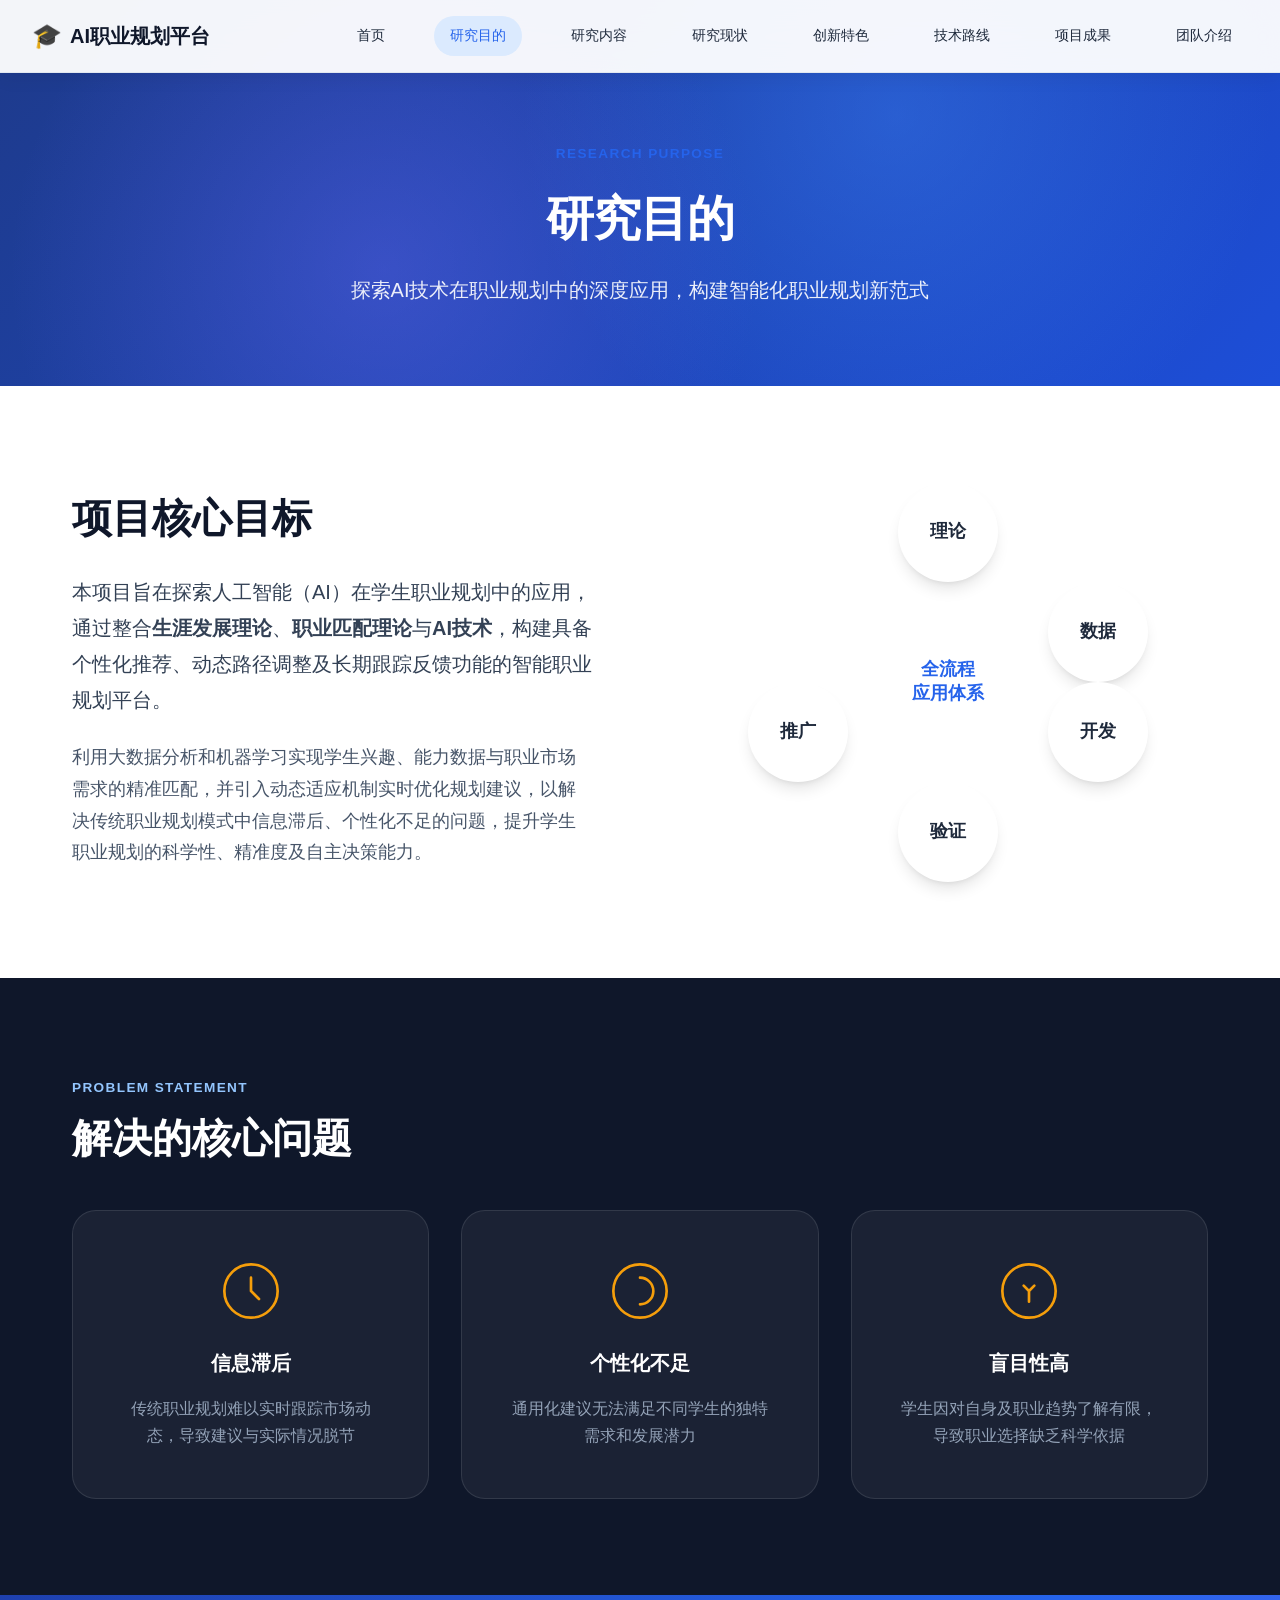
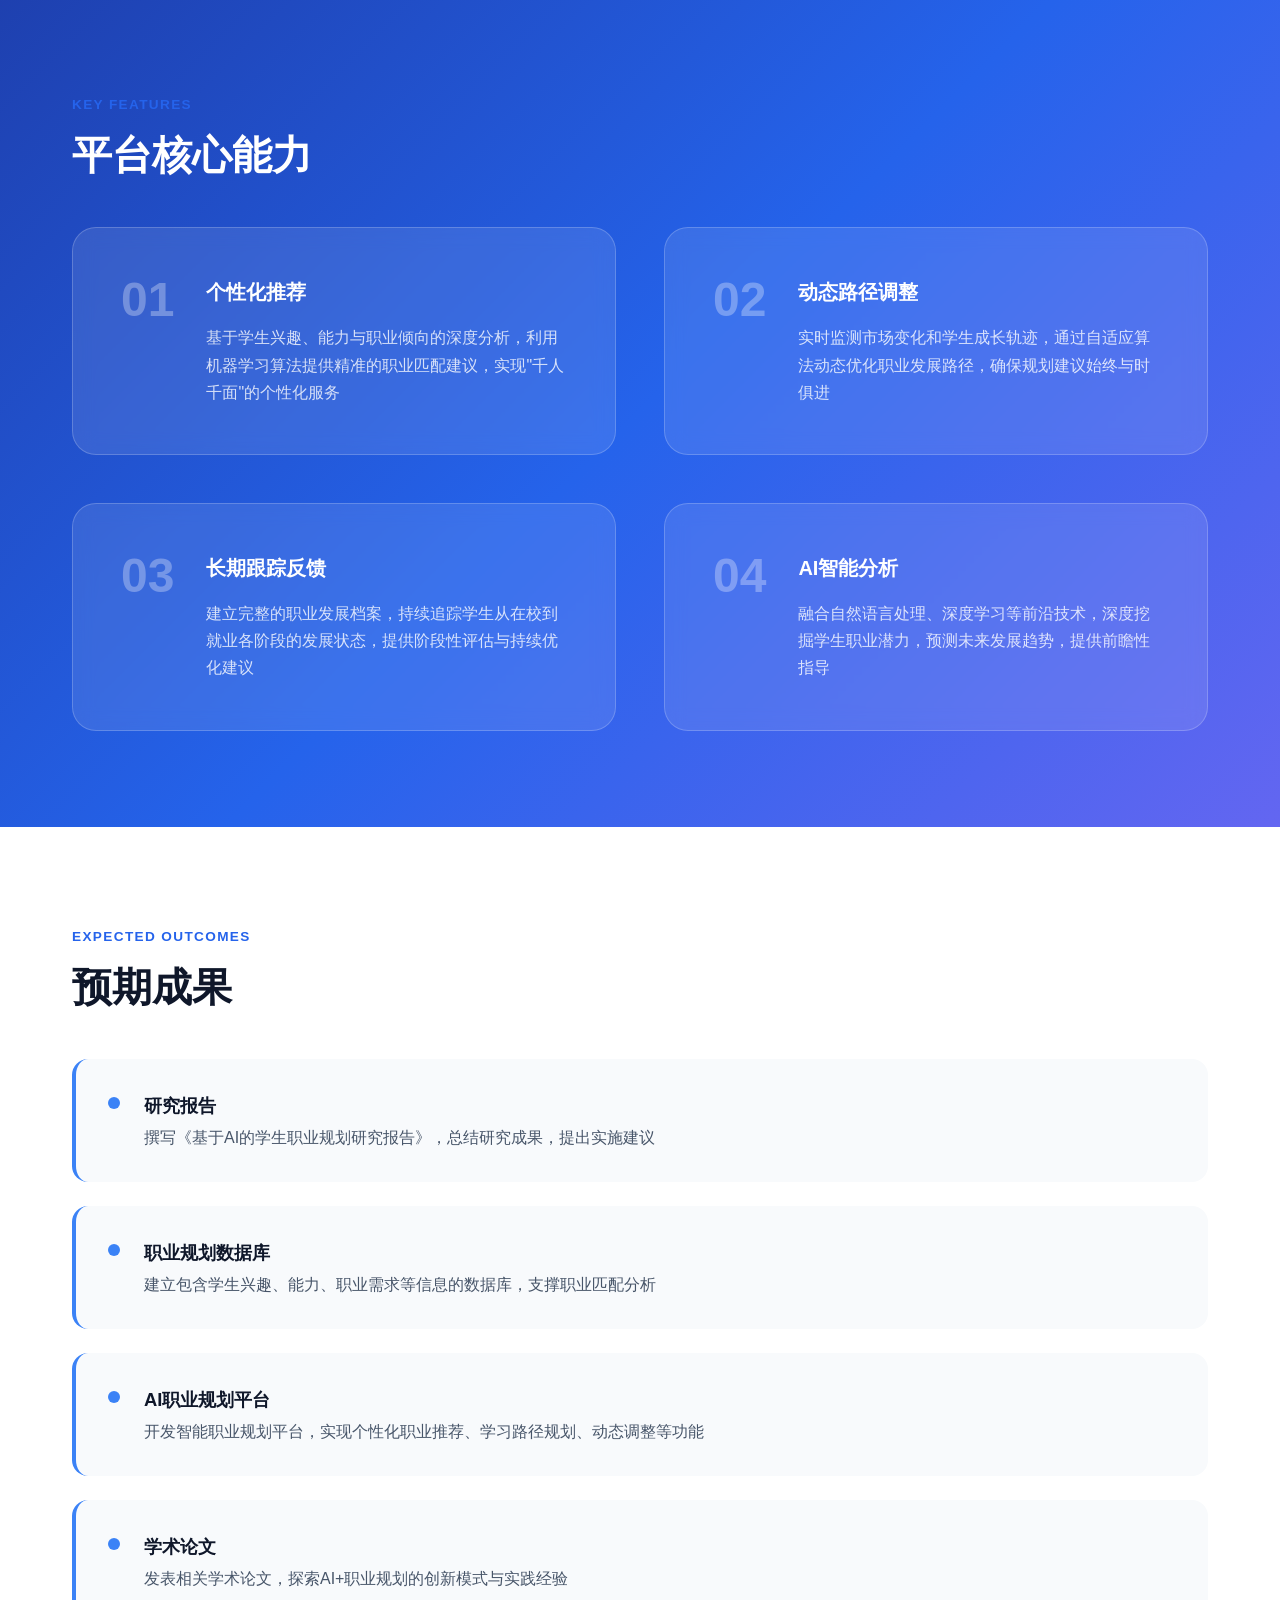
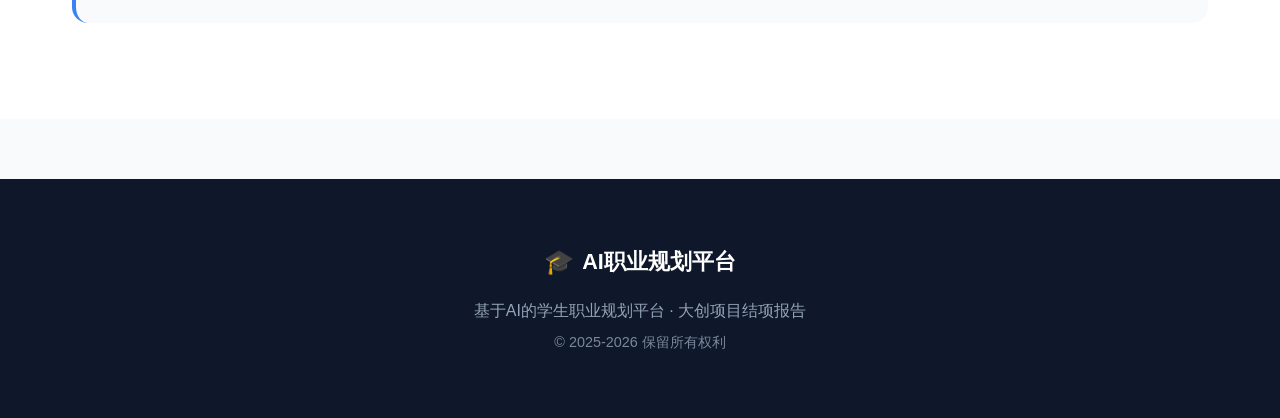
<file: pages/purpose.html>
<!DOCTYPE html>
<html lang="zh-CN">
<head>
  <meta charset="UTF-8">
  <meta name="viewport" content="width=device-width, initial-scale=1.0">
  <title>研究目的 - AI职业规划平台</title>
  <link rel="stylesheet" href="../assets/css/common.css">
  <link rel="stylesheet" href="../css/main.css">
</head>
<body>
  <nav class="navbar">
    <div class="nav-container">
      <a href="../index.html" class="logo">
        <span class="logo-icon">🎓</span>
        <span class="logo-text">AI职业规划平台</span>
      </a>
      <div class="nav-links">
        <a href="../index.html" class="nav-link">首页</a>
        <a href="purpose.html" class="nav-link active">研究目的</a>
        <a href="research.html" class="nav-link">研究内容</a>
        <a href="status.html" class="nav-link">研究现状</a>
        <a href="innovation.html" class="nav-link">创新特色</a>
        <a href="tech.html" class="nav-link">技术路线</a>
        <a href="achievements.html" class="nav-link">项目成果</a>
        <a href="team.html" class="nav-link">团队介绍</a>
      </div>
      <button class="mobile-menu-btn" aria-label="打开菜单">
        <span></span><span></span><span></span>
      </button>
    </div>
  </nav>

  <main>
    <!-- Hero Section -->
    <section class="page-hero">
      <div class="container">
        <div class="page-hero-content">
          <span class="section-label">Research Purpose</span>
          <h1 class="page-hero-title">研究目的</h1>
          <p class="page-hero-subtitle">探索AI技术在职业规划中的深度应用，构建智能化职业规划新范式</p>
        </div>
      </div>
      <div class="hero-bg-pattern"></div>
    </section>

    <!-- Core Purpose -->
    <section class="section section-light">
      <div class="container">
        <div class="purpose-intro">
          <div class="purpose-text">
            <h2 class="section-title">项目核心目标</h2>
            <p class="lead-text">本项目旨在探索人工智能（AI）在学生职业规划中的应用，通过整合<strong>生涯发展理论</strong>、<strong>职业匹配理论</strong>与<strong>AI技术</strong>，构建具备个性化推荐、动态路径调整及长期跟踪反馈功能的智能职业规划平台。</p>
            <p class="body-text">利用大数据分析和机器学习实现学生兴趣、能力数据与职业市场需求的精准匹配，并引入动态适应机制实时优化规划建议，以解决传统职业规划模式中信息滞后、个性化不足的问题，提升学生职业规划的科学性、精准度及自主决策能力。</p>
          </div>
          <div class="purpose-visual">
            <div class="concept-circle">
              <div class="circle-item theory">理论</div>
              <div class="circle-item data">数据</div>
              <div class="circle-item dev">开发</div>
              <div class="circle-item verify">验证</div>
              <div class="circle-item promote">推广</div>
              <div class="center-text">全流程<br>应用体系</div>
            </div>
          </div>
        </div>
      </div>
    </section>

    <!-- Problem Statement -->
    <section class="section section-dark">
      <div class="container">
        <span class="section-label light">Problem Statement</span>
        <h2 class="section-title light">解决的核心问题</h2>
        <div class="problems-grid">
          <div class="problem-card">
            <div class="problem-icon">
              <svg viewBox="0 0 48 48" fill="none"><circle cx="24" cy="24" r="20" stroke="currentColor" stroke-width="2"/><path d="M24 14V24L30 30" stroke="currentColor" stroke-width="2" stroke-linecap="round"/></svg>
            </div>
            <h3>信息滞后</h3>
            <p>传统职业规划难以实时跟踪市场动态，导致建议与实际情况脱节</p>
          </div>
          <div class="problem-card">
            <div class="problem-icon">
              <svg viewBox="0 0 48 48" fill="none"><circle cx="24" cy="24" r="20" stroke="currentColor" stroke-width="2"/><path d="M24 34C29.5228 34 34 29.5228 34 24C34 18.4772 29.5228 14 24 14" stroke="currentColor" stroke-width="2" stroke-linecap="round"/></svg>
            </div>
            <h3>个性化不足</h3>
            <p>通用化建议无法满足不同学生的独特需求和发展潜力</p>
          </div>
          <div class="problem-card">
            <div class="problem-icon">
              <svg viewBox="0 0 48 48" fill="none"><circle cx="24" cy="24" r="20" stroke="currentColor" stroke-width="2"/><path d="M20 20L24 24L28 20M24 24V32" stroke="currentColor" stroke-width="2" stroke-linecap="round" stroke-linejoin="round"/></svg>
            </div>
            <h3>盲目性高</h3>
            <p>学生因对自身及职业趋势了解有限，导致职业选择缺乏科学依据</p>
          </div>
        </div>
      </div>
    </section>

    <!-- Key Features -->
    <section class="section section-gradient">
      <div class="container">
        <span class="section-label">Key Features</span>
        <h2 class="section-title light">平台核心能力</h2>
        <div class="features-grid">
          <div class="feature-item">
            <div class="feature-number">01</div>
            <div class="feature-content">
              <h3>个性化推荐</h3>
              <p>基于学生兴趣、能力与职业倾向的深度分析，利用机器学习算法提供精准的职业匹配建议，实现"千人千面"的个性化服务</p>
            </div>
          </div>
          <div class="feature-item">
            <div class="feature-number">02</div>
            <div class="feature-content">
              <h3>动态路径调整</h3>
              <p>实时监测市场变化和学生成长轨迹，通过自适应算法动态优化职业发展路径，确保规划建议始终与时俱进</p>
            </div>
          </div>
          <div class="feature-item">
            <div class="feature-number">03</div>
            <div class="feature-content">
              <h3>长期跟踪反馈</h3>
              <p>建立完整的职业发展档案，持续追踪学生从在校到就业各阶段的发展状态，提供阶段性评估与持续优化建议</p>
            </div>
          </div>
          <div class="feature-item">
            <div class="feature-number">04</div>
            <div class="feature-content">
              <h3>AI智能分析</h3>
              <p>融合自然语言处理、深度学习等前沿技术，深度挖掘学生职业潜力，预测未来发展趋势，提供前瞻性指导</p>
            </div>
          </div>
        </div>
      </div>
    </section>

    <!-- Expected Outcomes -->
    <section class="section section-light">
      <div class="container">
        <span class="section-label">Expected Outcomes</span>
        <h2 class="section-title">预期成果</h2>
        <div class="outcomes-list">
          <div class="outcome-item">
            <div class="outcome-marker"></div>
            <div class="outcome-content">
              <h4>研究报告</h4>
              <p>撰写《基于AI的学生职业规划研究报告》，总结研究成果，提出实施建议</p>
            </div>
          </div>
          <div class="outcome-item">
            <div class="outcome-marker"></div>
            <div class="outcome-content">
              <h4>职业规划数据库</h4>
              <p>建立包含学生兴趣、能力、职业需求等信息的数据库，支撑职业匹配分析</p>
            </div>
          </div>
          <div class="outcome-item">
            <div class="outcome-marker"></div>
            <div class="outcome-content">
              <h4>AI职业规划平台</h4>
              <p>开发智能职业规划平台，实现个性化职业推荐、学习路径规划、动态调整等功能</p>
            </div>
          </div>
          <div class="outcome-item">
            <div class="outcome-marker"></div>
            <div class="outcome-content">
              <h4>学术论文</h4>
              <p>发表相关学术论文，探索AI+职业规划的创新模式与实践经验</p>
            </div>
          </div>
        </div>
      </div>
    </section>
  </main>

  <footer class="footer">
    <div class="container">
      <div class="footer-content">
        <div class="footer-brand">
          <span class="logo-icon">🎓</span>
          <span>AI职业规划平台</span>
        </div>
        <p class="footer-desc">基于AI的学生职业规划平台 · 大创项目结项报告</p>
        <p class="footer-copyright">© 2025-2026 保留所有权利</p>
      </div>
    </div>
  </footer>

  <script src="../js/main.js"></script>
</body>
</html>
</file>
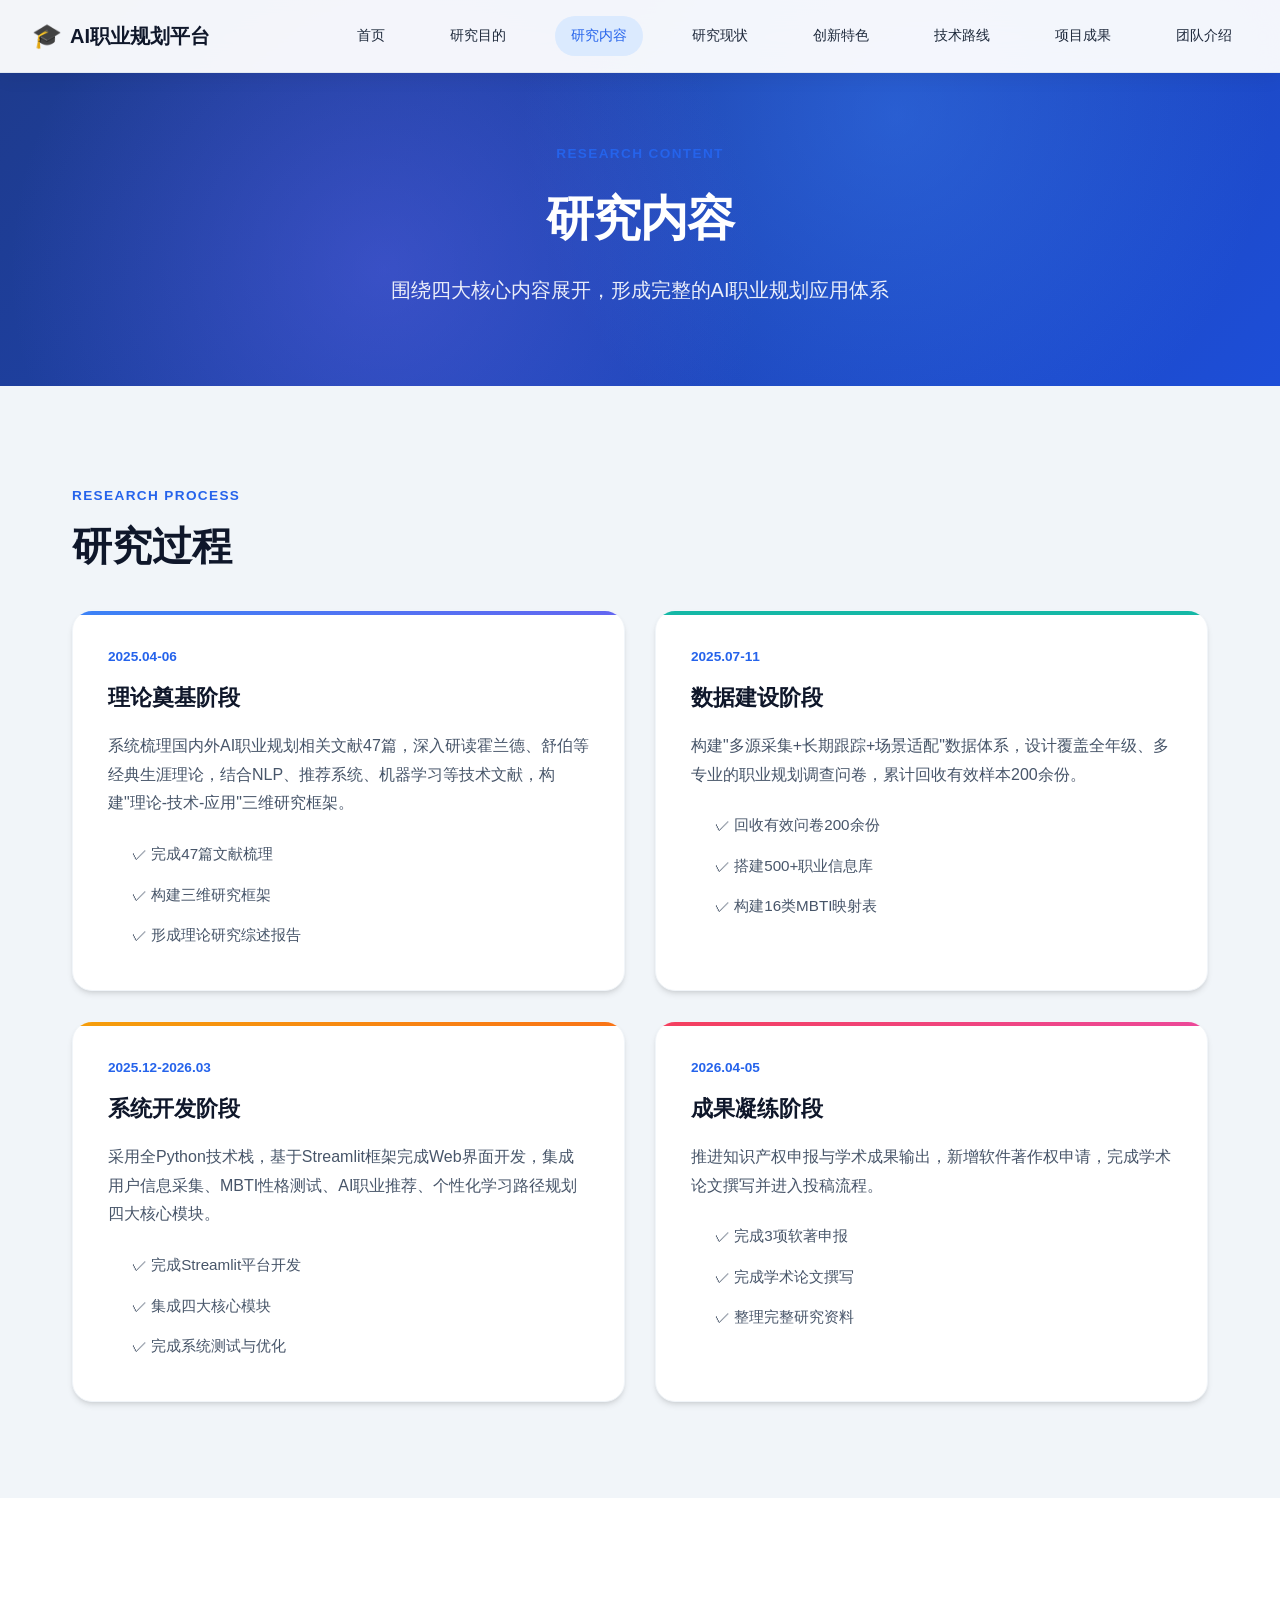
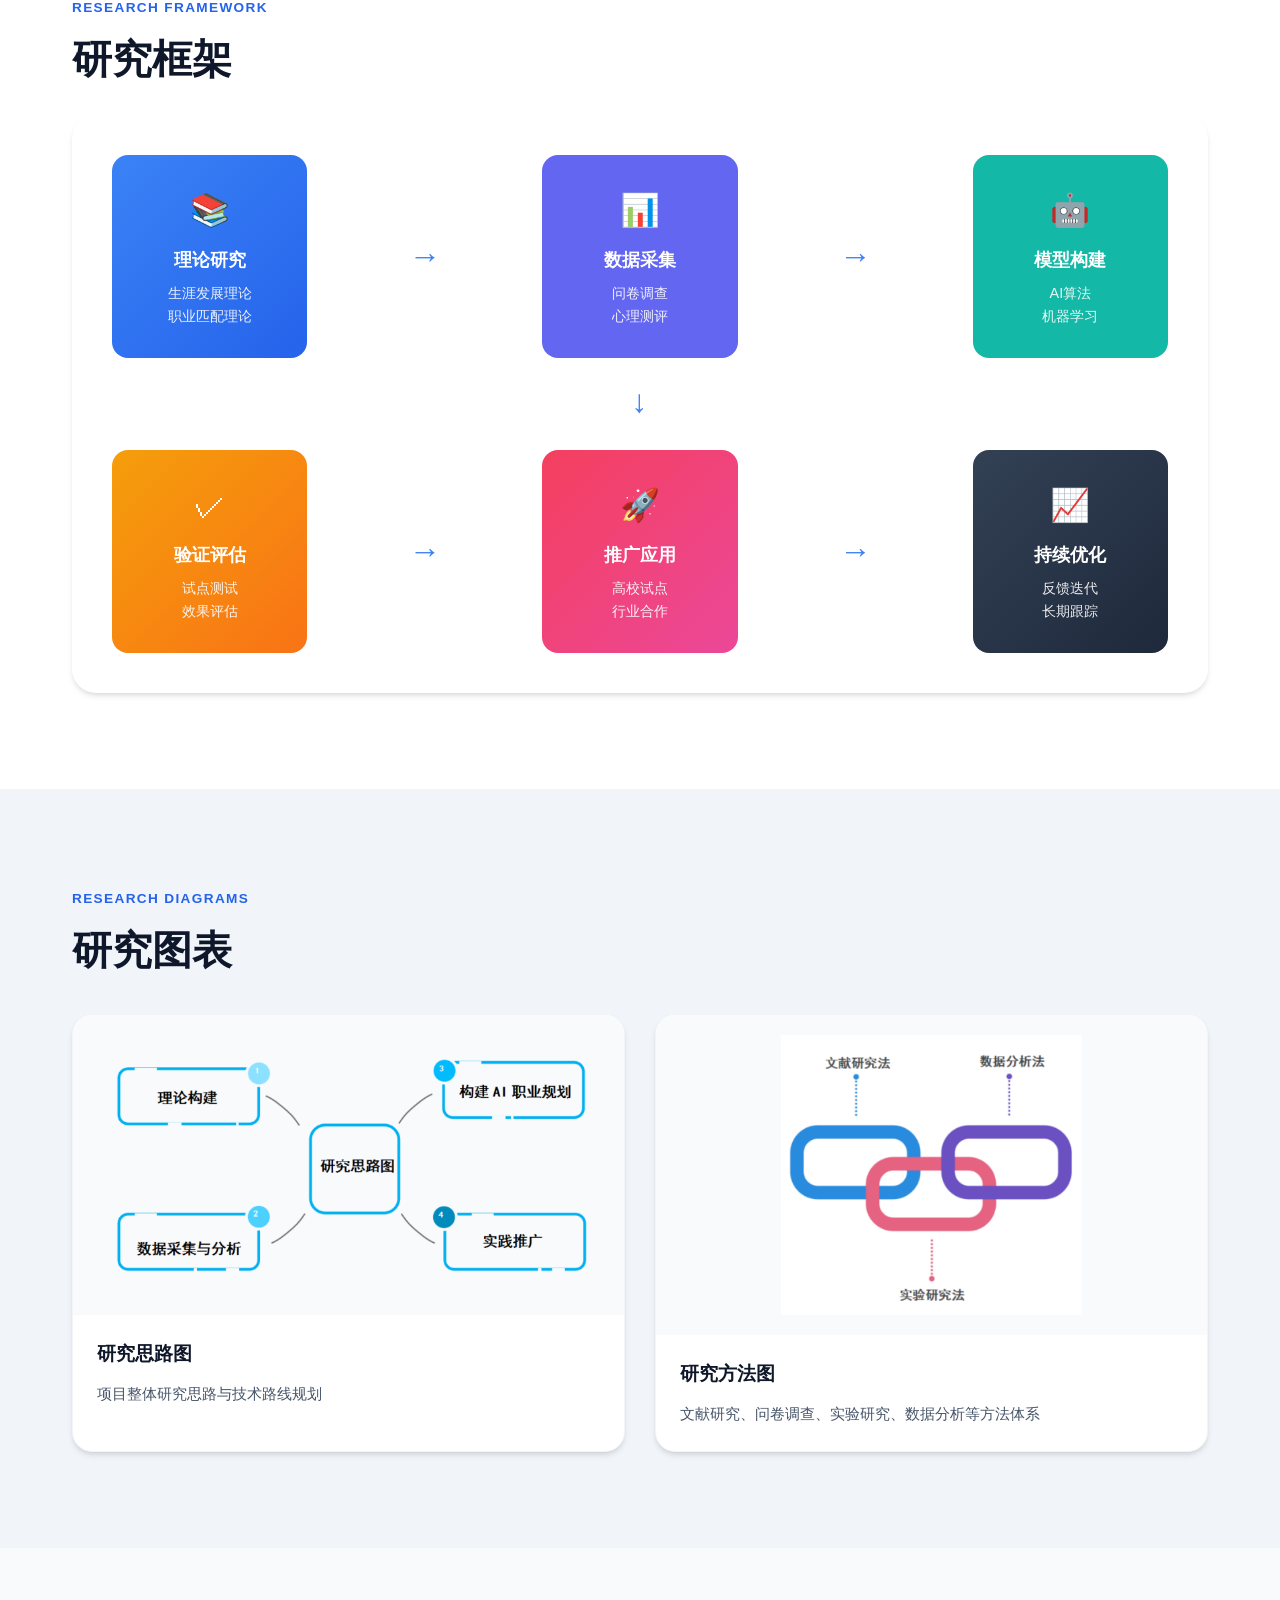
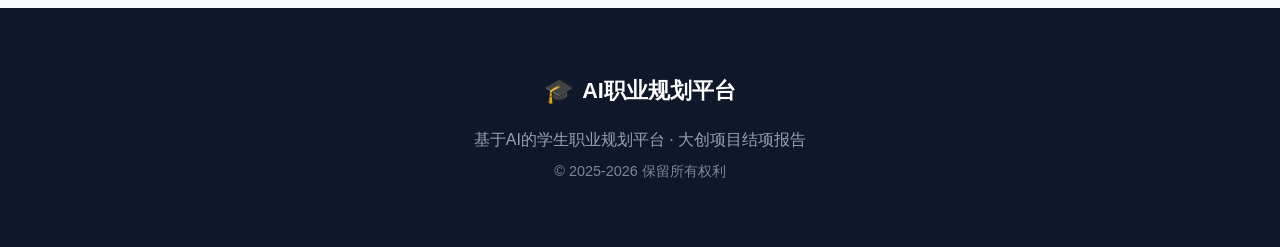
<file: pages/research.html>
<!DOCTYPE html>
<html lang="zh-CN">
<head>
  <meta charset="UTF-8">
  <meta name="viewport" content="width=device-width, initial-scale=1.0">
  <title>研究内容 - AI职业规划平台</title>
  <link rel="stylesheet" href="../assets/css/common.css">
  <link rel="stylesheet" href="../css/main.css">
</head>
<body>
  <nav class="navbar">
    <div class="nav-container">
      <a href="../index.html" class="logo">
        <span class="logo-icon">🎓</span>
        <span class="logo-text">AI职业规划平台</span>
      </a>
      <div class="nav-links">
        <a href="../index.html" class="nav-link">首页</a>
        <a href="purpose.html" class="nav-link">研究目的</a>
        <a href="research.html" class="nav-link active">研究内容</a>
        <a href="status.html" class="nav-link">研究现状</a>
        <a href="innovation.html" class="nav-link">创新特色</a>
        <a href="tech.html" class="nav-link">技术路线</a>
        <a href="achievements.html" class="nav-link">项目成果</a>
        <a href="team.html" class="nav-link">团队介绍</a>
      </div>
      <button class="mobile-menu-btn" aria-label="打开菜单">
        <span></span><span></span><span></span>
      </button>
    </div>
  </nav>

  <main>
    <section class="page-hero">
      <div class="container">
        <div class="page-hero-content">
          <span class="section-label">Research Content</span>
          <h1 class="page-hero-title">研究内容</h1>
          <p class="page-hero-subtitle">围绕四大核心内容展开，形成完整的AI职业规划应用体系</p>
        </div>
      </div>
      <div class="hero-bg-pattern"></div>
    </section>

    <section class="section section-gray">
      <div class="container">
        <span class="section-label">Research Process</span>
        <h2 class="section-title">研究过程</h2>
        <div style="display: grid; grid-template-columns: repeat(2, 1fr); gap: 30px; margin-top: 40px;">
          <div style="background: white; border-radius: 20px; padding: 35px; box-shadow: var(--shadow-md); border: 1px solid var(--gray-100); position: relative; overflow: hidden;">
            <div style="position: absolute; top: 0; left: 0; right: 0; height: 4px; background: linear-gradient(90deg, var(--primary-500), var(--accent-purple));"></div>
            <div style="font-size: 0.85rem; color: var(--primary-600); font-weight: 600; margin-bottom: 12px;">2025.04-06</div>
            <h3 style="font-size: 1.4rem; color: var(--gray-900); margin-bottom: 16px;">理论奠基阶段</h3>
            <p style="color: var(--gray-600); line-height: 1.8; margin-bottom: 16px;">系统梳理国内外AI职业规划相关文献47篇，深入研读霍兰德、舒伯等经典生涯理论，结合NLP、推荐系统、机器学习等技术文献，构建"理论-技术-应用"三维研究框架。</p>
            <ul style="list-style: none; padding: 0;">
              <li style="padding: 8px 0; padding-left: 24px; position: relative; color: var(--gray-600); font-size: 0.95rem;">✓ 完成47篇文献梳理</li>
              <li style="padding: 8px 0; padding-left: 24px; position: relative; color: var(--gray-600); font-size: 0.95rem;">✓ 构建三维研究框架</li>
              <li style="padding: 8px 0; padding-left: 24px; position: relative; color: var(--gray-600); font-size: 0.95rem;">✓ 形成理论研究综述报告</li>
            </ul>
          </div>
          <div style="background: white; border-radius: 20px; padding: 35px; box-shadow: var(--shadow-md); border: 1px solid var(--gray-100); position: relative; overflow: hidden;">
            <div style="position: absolute; top: 0; left: 0; right: 0; height: 4px; background: linear-gradient(90deg, var(--accent-teal), var(--accent-teal));"></div>
            <div style="font-size: 0.85rem; color: var(--primary-600); font-weight: 600; margin-bottom: 12px;">2025.07-11</div>
            <h3 style="font-size: 1.4rem; color: var(--gray-900); margin-bottom: 16px;">数据建设阶段</h3>
            <p style="color: var(--gray-600); line-height: 1.8; margin-bottom: 16px;">构建"多源采集+长期跟踪+场景适配"数据体系，设计覆盖全年级、多专业的职业规划调查问卷，累计回收有效样本200余份。</p>
            <ul style="list-style: none; padding: 0;">
              <li style="padding: 8px 0; padding-left: 24px; position: relative; color: var(--gray-600); font-size: 0.95rem;">✓ 回收有效问卷200余份</li>
              <li style="padding: 8px 0; padding-left: 24px; position: relative; color: var(--gray-600); font-size: 0.95rem;">✓ 搭建500+职业信息库</li>
              <li style="padding: 8px 0; padding-left: 24px; position: relative; color: var(--gray-600); font-size: 0.95rem;">✓ 构建16类MBTI映射表</li>
            </ul>
          </div>
          <div style="background: white; border-radius: 20px; padding: 35px; box-shadow: var(--shadow-md); border: 1px solid var(--gray-100); position: relative; overflow: hidden;">
            <div style="position: absolute; top: 0; left: 0; right: 0; height: 4px; background: linear-gradient(90deg, var(--accent-amber), #F97316);"></div>
            <div style="font-size: 0.85rem; color: var(--primary-600); font-weight: 600; margin-bottom: 12px;">2025.12-2026.03</div>
            <h3 style="font-size: 1.4rem; color: var(--gray-900); margin-bottom: 16px;">系统开发阶段</h3>
            <p style="color: var(--gray-600); line-height: 1.8; margin-bottom: 16px;">采用全Python技术栈，基于Streamlit框架完成Web界面开发，集成用户信息采集、MBTI性格测试、AI职业推荐、个性化学习路径规划四大核心模块。</p>
            <ul style="list-style: none; padding: 0;">
              <li style="padding: 8px 0; padding-left: 24px; position: relative; color: var(--gray-600); font-size: 0.95rem;">✓ 完成Streamlit平台开发</li>
              <li style="padding: 8px 0; padding-left: 24px; position: relative; color: var(--gray-600); font-size: 0.95rem;">✓ 集成四大核心模块</li>
              <li style="padding: 8px 0; padding-left: 24px; position: relative; color: var(--gray-600); font-size: 0.95rem;">✓ 完成系统测试与优化</li>
            </ul>
          </div>
          <div style="background: white; border-radius: 20px; padding: 35px; box-shadow: var(--shadow-md); border: 1px solid var(--gray-100); position: relative; overflow: hidden;">
            <div style="position: absolute; top: 0; left: 0; right: 0; height: 4px; background: linear-gradient(90deg, var(--accent-rose), #EC4899);"></div>
            <div style="font-size: 0.85rem; color: var(--primary-600); font-weight: 600; margin-bottom: 12px;">2026.04-05</div>
            <h3 style="font-size: 1.4rem; color: var(--gray-900); margin-bottom: 16px;">成果凝练阶段</h3>
            <p style="color: var(--gray-600); line-height: 1.8; margin-bottom: 16px;">推进知识产权申报与学术成果输出，新增软件著作权申请，完成学术论文撰写并进入投稿流程。</p>
            <ul style="list-style: none; padding: 0;">
              <li style="padding: 8px 0; padding-left: 24px; position: relative; color: var(--gray-600); font-size: 0.95rem;">✓ 完成3项软著申报</li>
              <li style="padding: 8px 0; padding-left: 24px; position: relative; color: var(--gray-600); font-size: 0.95rem;">✓ 完成学术论文撰写</li>
              <li style="padding: 8px 0; padding-left: 24px; position: relative; color: var(--gray-600); font-size: 0.95rem;">✓ 整理完整研究资料</li>
            </ul>
          </div>
        </div>
      </div>
    </section>

    <section class="section section-light">
      <div class="container">
        <span class="section-label">Research Framework</span>
        <h2 class="section-title">研究框架</h2>
        <div style="background: white; border-radius: 24px; padding: 40px; box-shadow: var(--shadow-md); text-align: center;">
          <div style="display: grid; grid-template-columns: repeat(5, 1fr); gap: 20px; align-items: center;">
            <div style="padding: 30px 20px; background: linear-gradient(135deg, var(--primary-500), var(--primary-600)); border-radius: 16px; color: white;">
              <div style="font-size: 2rem; margin-bottom: 10px;">📚</div>
              <div style="font-weight: 700; font-size: 1.1rem;">理论研究</div>
              <div style="font-size: 0.9rem; opacity: 0.9; margin-top: 8px;">生涯发展理论<br>职业匹配理论</div>
            </div>
            <div style="font-size: 2rem; color: var(--primary-500);">→</div>
            <div style="padding: 30px 20px; background: linear-gradient(135deg, var(--accent-purple), var(--accent-purple)); border-radius: 16px; color: white;">
              <div style="font-size: 2rem; margin-bottom: 10px;">📊</div>
              <div style="font-weight: 700; font-size: 1.1rem;">数据采集</div>
              <div style="font-size: 0.9rem; opacity: 0.9; margin-top: 8px;">问卷调查<br>心理测评</div>
            </div>
            <div style="font-size: 2rem; color: var(--primary-500);">→</div>
            <div style="padding: 30px 20px; background: linear-gradient(135deg, var(--accent-teal), var(--accent-teal)); border-radius: 16px; color: white;">
              <div style="font-size: 2rem; margin-bottom: 10px;">🤖</div>
              <div style="font-weight: 700; font-size: 1.1rem;">模型构建</div>
              <div style="font-size: 0.9rem; opacity: 0.9; margin-top: 8px;">AI算法<br>机器学习</div>
            </div>
          </div>
          <div style="display: flex; justify-content: center; margin: 20px 0;">
            <div style="font-size: 2rem; color: var(--primary-500); transform: rotate(90deg);">→</div>
          </div>
          <div style="display: grid; grid-template-columns: repeat(5, 1fr); gap: 20px; align-items: center;">
            <div style="padding: 30px 20px; background: linear-gradient(135deg, var(--accent-amber), #F97316); border-radius: 16px; color: white;">
              <div style="font-size: 2rem; margin-bottom: 10px;">✓</div>
              <div style="font-weight: 700; font-size: 1.1rem;">验证评估</div>
              <div style="font-size: 0.9rem; opacity: 0.9; margin-top: 8px;">试点测试<br>效果评估</div>
            </div>
            <div style="font-size: 2rem; color: var(--primary-500);">→</div>
            <div style="padding: 30px 20px; background: linear-gradient(135deg, var(--accent-rose), #EC4899); border-radius: 16px; color: white;">
              <div style="font-size: 2rem; margin-bottom: 10px;">🚀</div>
              <div style="font-weight: 700; font-size: 1.1rem;">推广应用</div>
              <div style="font-size: 0.9rem; opacity: 0.9; margin-top: 8px;">高校试点<br>行业合作</div>
            </div>
            <div style="font-size: 2rem; color: var(--primary-500);">→</div>
            <div style="padding: 30px 20px; background: linear-gradient(135deg, var(--gray-700), var(--gray-800)); border-radius: 16px; color: white;">
              <div style="font-size: 2rem; margin-bottom: 10px;">📈</div>
              <div style="font-weight: 700; font-size: 1.1rem;">持续优化</div>
              <div style="font-size: 0.9rem; opacity: 0.9; margin-top: 8px;">反馈迭代<br>长期跟踪</div>
            </div>
          </div>
        </div>
      </div>
    </section>

    <section class="section section-gray">
      <div class="container">
        <span class="section-label">Research Diagrams</span>
        <h2 class="section-title">研究图表</h2>
        <div style="display: grid; grid-template-columns: repeat(2, 1fr); gap: 30px; margin-top: 40px;">
          <div style="background: white; border-radius: 20px; overflow: hidden; box-shadow: var(--shadow-md); border: 1px solid var(--gray-100);">
            <div style="background: var(--gray-50); padding: 20px; display: flex; align-items: center; justify-content: center; min-height: 300px;">
              <img src="../images/研究思路图.png" alt="研究思路图" style="max-width: 100%; max-height: 280px; object-fit: contain;">
            </div>
            <div style="padding: 24px;">
              <h4 style="font-size: 1.2rem; color: var(--gray-900); margin-bottom: 12px;">研究思路图</h4>
              <p style="font-size: 0.95rem; color: var(--gray-600); line-height: 1.7;">项目整体研究思路与技术路线规划</p>
            </div>
          </div>
          <div style="background: white; border-radius: 20px; overflow: hidden; box-shadow: var(--shadow-md); border: 1px solid var(--gray-100);">
            <div style="background: var(--gray-50); padding: 20px; display: flex; align-items: center; justify-content: center; min-height: 300px;">
              <img src="../images/研究方法图.png" alt="研究方法图" style="max-width: 100%; max-height: 280px; object-fit: contain;">
            </div>
            <div style="padding: 24px;">
              <h4 style="font-size: 1.2rem; color: var(--gray-900); margin-bottom: 12px;">研究方法图</h4>
              <p style="font-size: 0.95rem; color: var(--gray-600); line-height: 1.7;">文献研究、问卷调查、实验研究、数据分析等方法体系</p>
            </div>
          </div>
        </div>
      </div>
    </section>
  </main>

  <footer class="footer">
    <div class="container">
      <div class="footer-content">
        <div class="footer-brand">
          <span class="logo-icon">🎓</span>
          <span>AI职业规划平台</span>
        </div>
        <p class="footer-desc">基于AI的学生职业规划平台 · 大创项目结项报告</p>
        <p class="footer-copyright">© 2025-2026 保留所有权利</p>
      </div>
    </div>
  </footer>

  <script src="../js/main.js"></script>
</body>
</html>
</file>
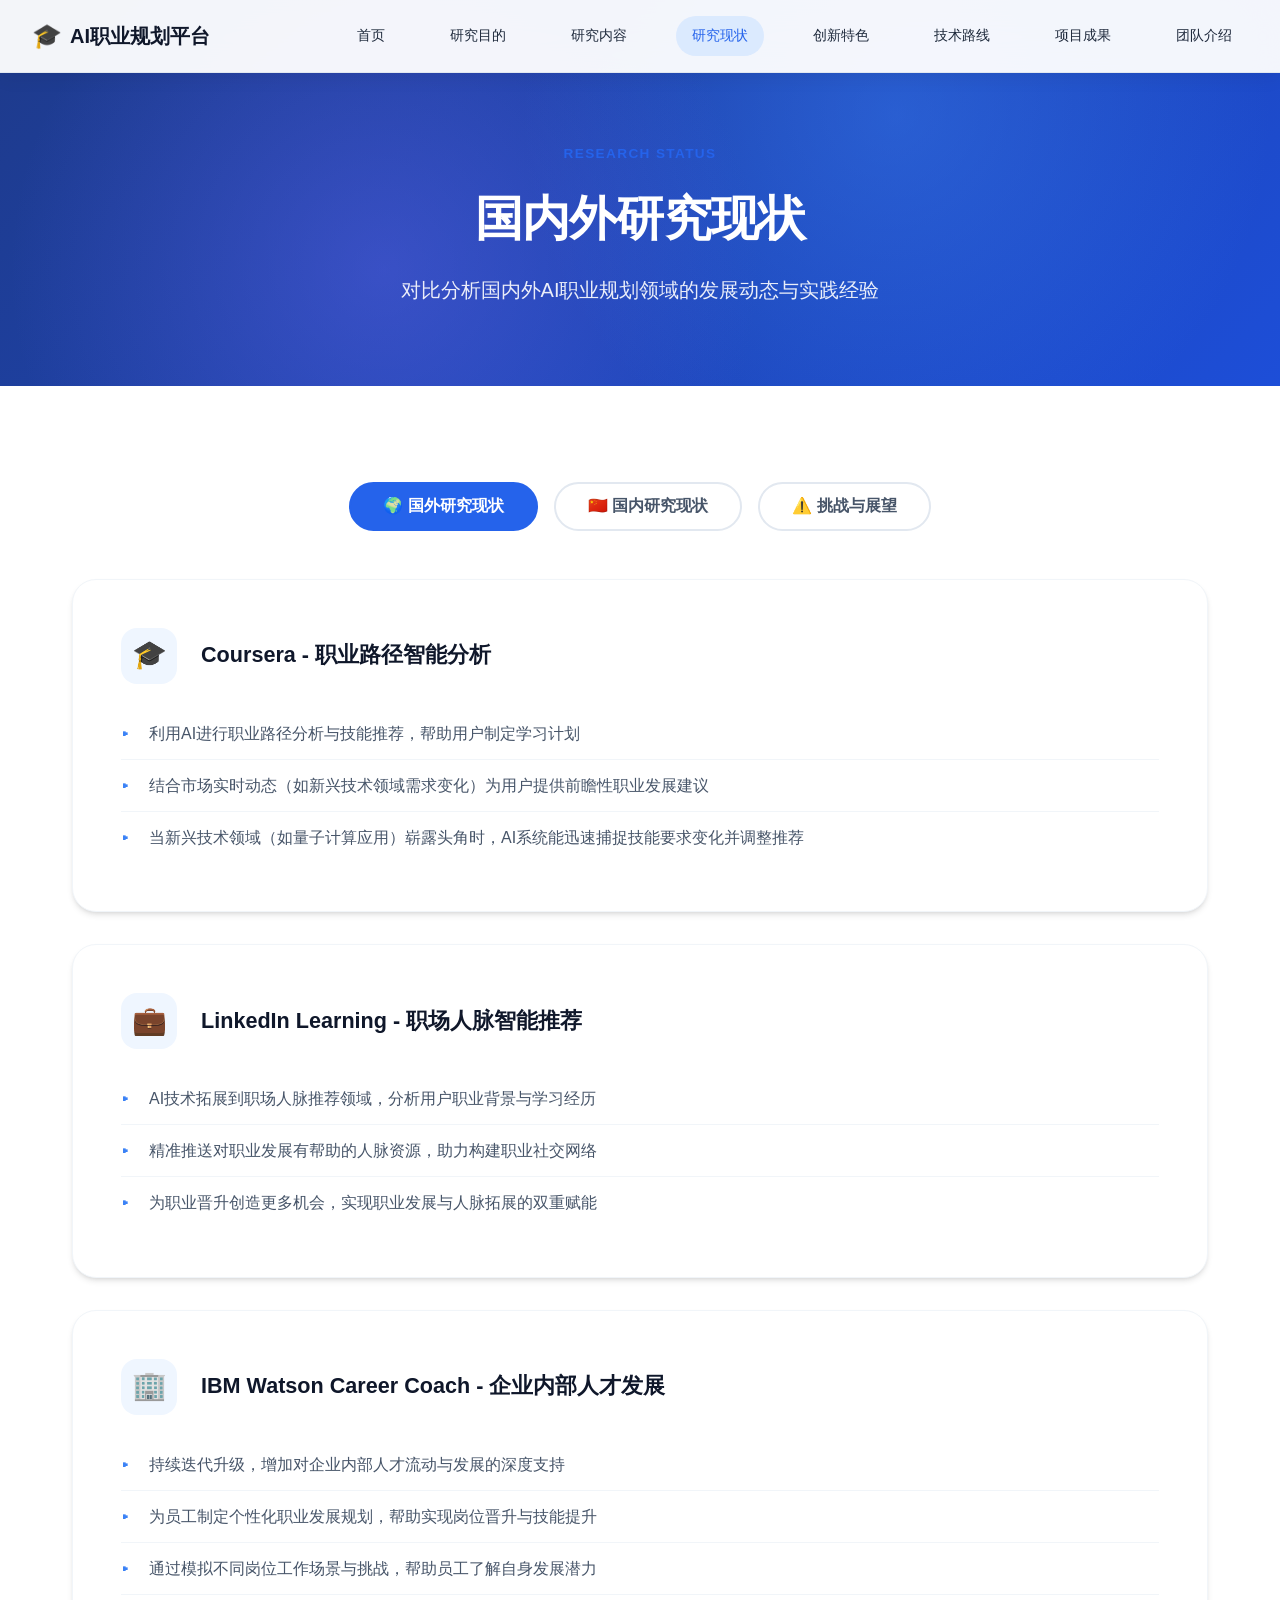
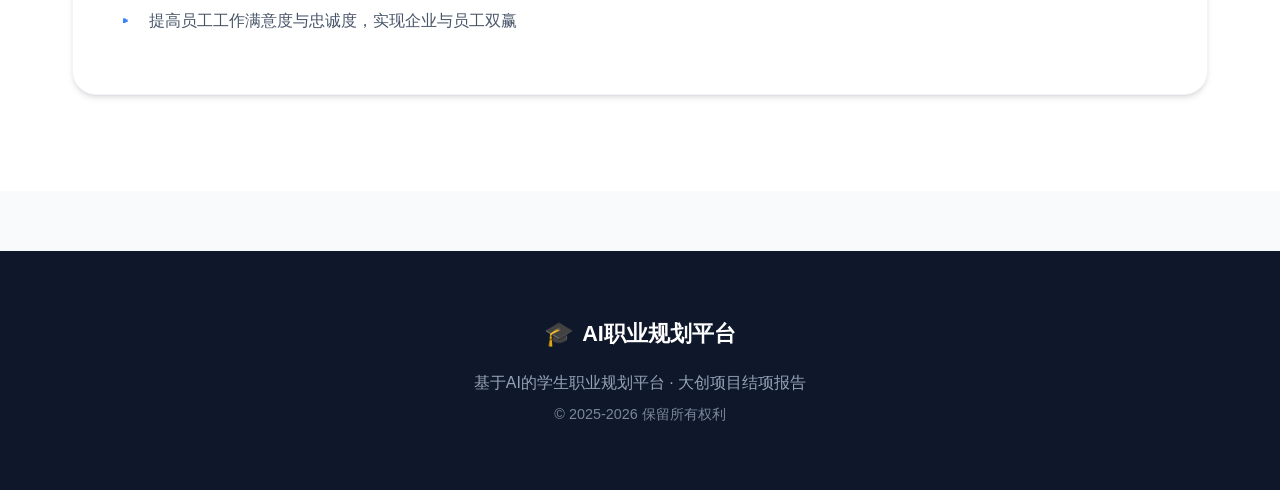
<file: pages/status.html>
<!DOCTYPE html>
<html lang="zh-CN">
<head>
  <meta charset="UTF-8">
  <meta name="viewport" content="width=device-width, initial-scale=1.0">
  <title>研究现状 - AI职业规划平台</title>
  <link rel="stylesheet" href="../assets/css/common.css">
  <link rel="stylesheet" href="../css/main.css">
</head>
<body>
  <nav class="navbar">
    <div class="nav-container">
      <a href="../index.html" class="logo">
        <span class="logo-icon">🎓</span>
        <span class="logo-text">AI职业规划平台</span>
      </a>
      <div class="nav-links">
        <a href="../index.html" class="nav-link">首页</a>
        <a href="purpose.html" class="nav-link">研究目的</a>
        <a href="research.html" class="nav-link">研究内容</a>
        <a href="status.html" class="nav-link active">研究现状</a>
        <a href="innovation.html" class="nav-link">创新特色</a>
        <a href="tech.html" class="nav-link">技术路线</a>
        <a href="achievements.html" class="nav-link">项目成果</a>
        <a href="team.html" class="nav-link">团队介绍</a>
      </div>
      <button class="mobile-menu-btn" aria-label="打开菜单">
        <span></span><span></span><span></span>
      </button>
    </div>
  </nav>

  <main>
    <section class="page-hero">
      <div class="container">
        <div class="page-hero-content">
          <span class="section-label">Research Status</span>
          <h1 class="page-hero-title">国内外研究现状</h1>
          <p class="page-hero-subtitle">对比分析国内外AI职业规划领域的发展动态与实践经验</p>
        </div>
      </div>
      <div class="hero-bg-pattern"></div>
    </section>

    <section class="section section-light">
      <div class="container">
        <div class="status-tabs">
          <button class="status-tab active" data-tab="international">🌍 国外研究现状</button>
          <button class="status-tab" data-tab="domestic">🇨🇳 国内研究现状</button>
          <button class="status-tab" data-tab="challenge">⚠️ 挑战与展望</button>
        </div>

        <div id="international" class="status-content active">
          <div class="status-grid">
            <div class="status-card">
              <div class="status-card-header">
                <div class="status-icon">🎓</div>
                <h3>Coursera - 职业路径智能分析</h3>
              </div>
              <ul class="status-list">
                <li>利用AI进行职业路径分析与技能推荐，帮助用户制定学习计划</li>
                <li>结合市场实时动态（如新兴技术领域需求变化）为用户提供前瞻性职业发展建议</li>
                <li>当新兴技术领域（如量子计算应用）崭露头角时，AI系统能迅速捕捉技能要求变化并调整推荐</li>
              </ul>
            </div>

            <div class="status-card">
              <div class="status-card-header">
                <div class="status-icon">💼</div>
                <h3>LinkedIn Learning - 职场人脉智能推荐</h3>
              </div>
              <ul class="status-list">
                <li>AI技术拓展到职场人脉推荐领域，分析用户职业背景与学习经历</li>
                <li>精准推送对职业发展有帮助的人脉资源，助力构建职业社交网络</li>
                <li>为职业晋升创造更多机会，实现职业发展与人脉拓展的双重赋能</li>
              </ul>
            </div>

            <div class="status-card">
              <div class="status-card-header">
                <div class="status-icon">🏢</div>
                <h3>IBM Watson Career Coach - 企业内部人才发展</h3>
              </div>
              <ul class="status-list">
                <li>持续迭代升级，增加对企业内部人才流动与发展的深度支持</li>
                <li>为员工制定个性化职业发展规划，帮助实现岗位晋升与技能提升</li>
                <li>通过模拟不同岗位工作场景与挑战，帮助员工了解自身发展潜力</li>
                <li>提高员工工作满意度与忠诚度，实现企业与员工双赢</li>
              </ul>
            </div>
          </div>
        </div>

        <div id="domestic" class="status-content">
          <div class="status-grid">
            <div class="status-card">
              <div class="status-card-header">
                <div class="status-icon">🏫</div>
                <h3>高校应用深化</h3>
              </div>
              <ul class="status-list">
                <li>将AI技术与学生课程学习过程相结合，实时评估技能掌握情况</li>
                <li>根据学生在专业课程中的学习表现，与目标职业所需技能进行对比分析</li>
                <li>提供针对性的课程选修建议与学习资源推荐，提升职业竞争力</li>
                <li>部分高校已开始利用AI算法分析学生职业兴趣和市场需求</li>
              </ul>
            </div>

            <div class="status-card">
              <div class="status-card-header">
                <div class="status-icon">🌐</div>
                <h3>企业平台优化</h3>
              </div>
              <ul class="status-list">
                <li>腾讯、百度等互联网公司的智能职业发展平台持续优化</li>
                <li>利用AI技术对职业能力评估更加精细化，评估现有知识与技能水平</li>
                <li>通过分析用户过往工作或项目中的行为模式，挖掘潜在职业能力</li>
                <li>尝试与企业建立紧密合作，直接将用户与招聘需求精准对接</li>
              </ul>
            </div>

            <div class="status-card">
              <div class="status-card-header">
                <div class="status-icon">🚀</div>
                <h3>创业公司创新</h3>
              </div>
              <ul class="status-list">
                <li>涌现一批专注于AI职业规划的创业公司，提供个性化定制服务</li>
                <li>利用AI聊天机器人提供24小时在线职业咨询服务</li>
                <li>结合VR技术打造沉浸式职业体验场景，让用户直观了解职业兴趣</li>
                <li>通过创新产品设计与服务模式，满足多元化职业规划需求</li>
              </ul>
            </div>
          </div>
        </div>

        <div id="challenge" class="status-content">
          <div class="status-grid">
            <div class="status-card">
              <div class="status-card-header">
                <div class="status-icon">🔒</div>
                <h3>数据安全与隐私问题</h3>
              </div>
              <ul class="status-list">
                <li>AI职业规划系统需要收集大量用户的个人信息、学习数据、工作经历等敏感数据</li>
                <li>如何确保这些数据不被泄露、滥用，是当前亟待解决的关键问题</li>
                <li>需要建立完善的数据安全保护机制和用户隐私授权体系</li>
                <li>符合相关法律法规要求，建立可信的数据使用环境</li>
              </ul>
            </div>

            <div class="status-card">
              <div class="status-card-header">
                <div class="status-icon">⚖️</div>
                <h3>算法偏见与公正性</h3>
              </div>
              <ul class="status-list">
                <li>AI算法基于已有数据进行学习和分析，如果数据存在偏差可能影响公正性</li>
                <li>可能导致对某些群体的职业发展建议不够客观、准确</li>
                <li>需要建立算法公平性评估机制，消除潜在偏见</li>
                <li>确保职业规划建议的客观性和普适性</li>
              </ul>
            </div>

            <div class="status-card">
              <div class="status-card-header">
                <div class="status-icon">🔮</div>
                <h3>未来展望</h3>
              </div>
              <ul class="status-list">
                <li>AI系统有望实现对用户职业发展的<strong>全生命周期跟踪与支持</strong></li>
                <li>从学生时代的职业启蒙到职业生涯的每一次转型与晋升，提供持续、精准的规划建议</li>
                <li>成为人们职业发展道路上不可或缺的智能助手</li>
                <li>推动职业规划从被动选择向主动规划的转变</li>
              </ul>
            </div>
          </div>
        </div>
      </div>
    </section>
  </main>

  <footer class="footer">
    <div class="container">
      <div class="footer-content">
        <div class="footer-brand">
          <span class="logo-icon">🎓</span>
          <span>AI职业规划平台</span>
        </div>
        <p class="footer-desc">基于AI的学生职业规划平台 · 大创项目结项报告</p>
        <p class="footer-copyright">© 2025-2026 保留所有权利</p>
      </div>
    </div>
  </footer>

  <script src="../js/main.js"></script>
  <script>
    // Tab switching
    document.querySelectorAll('.status-tab').forEach(tab => {
      tab.addEventListener('click', () => {
        document.querySelectorAll('.status-tab').forEach(t => t.classList.remove('active'));
        document.querySelectorAll('.status-content').forEach(c => c.classList.remove('active'));
        tab.classList.add('active');
        document.getElementById(tab.dataset.tab).classList.add('active');
      });
    });
  </script>
</body>
</html>
</file>
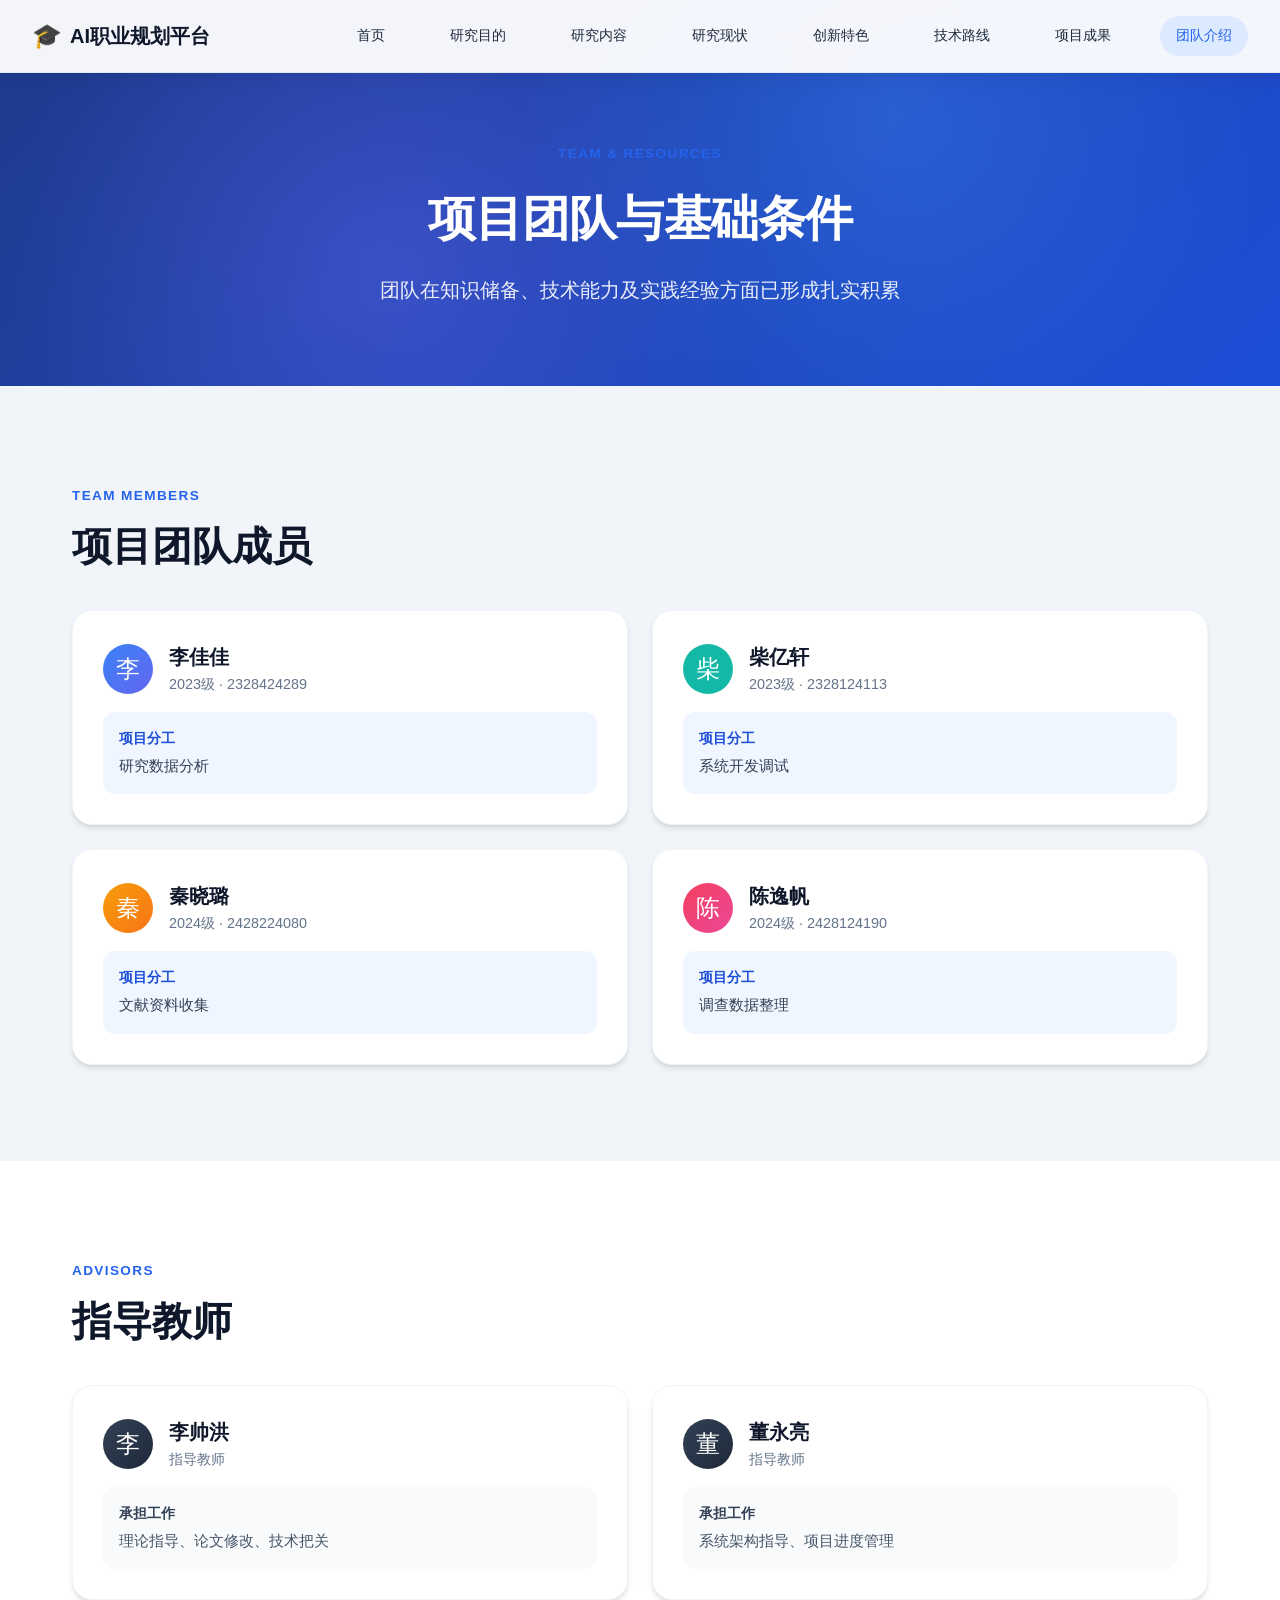
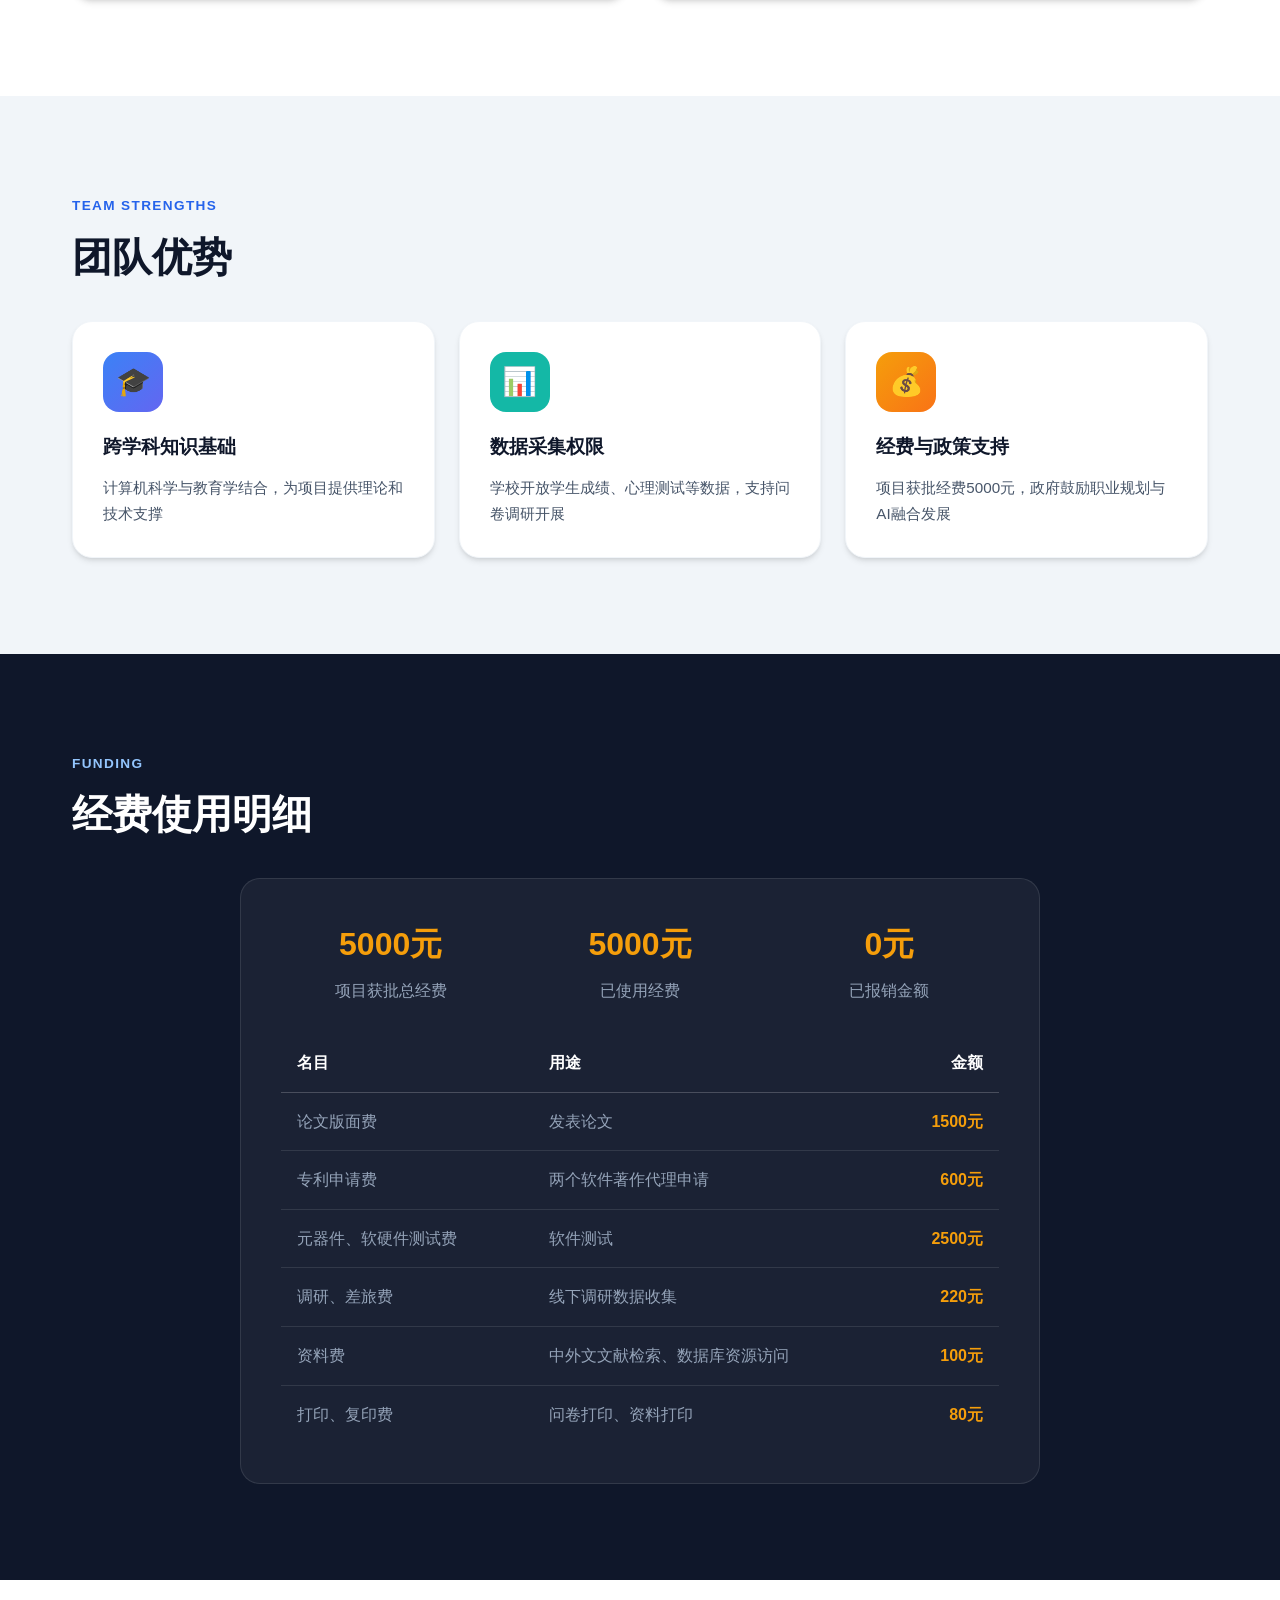
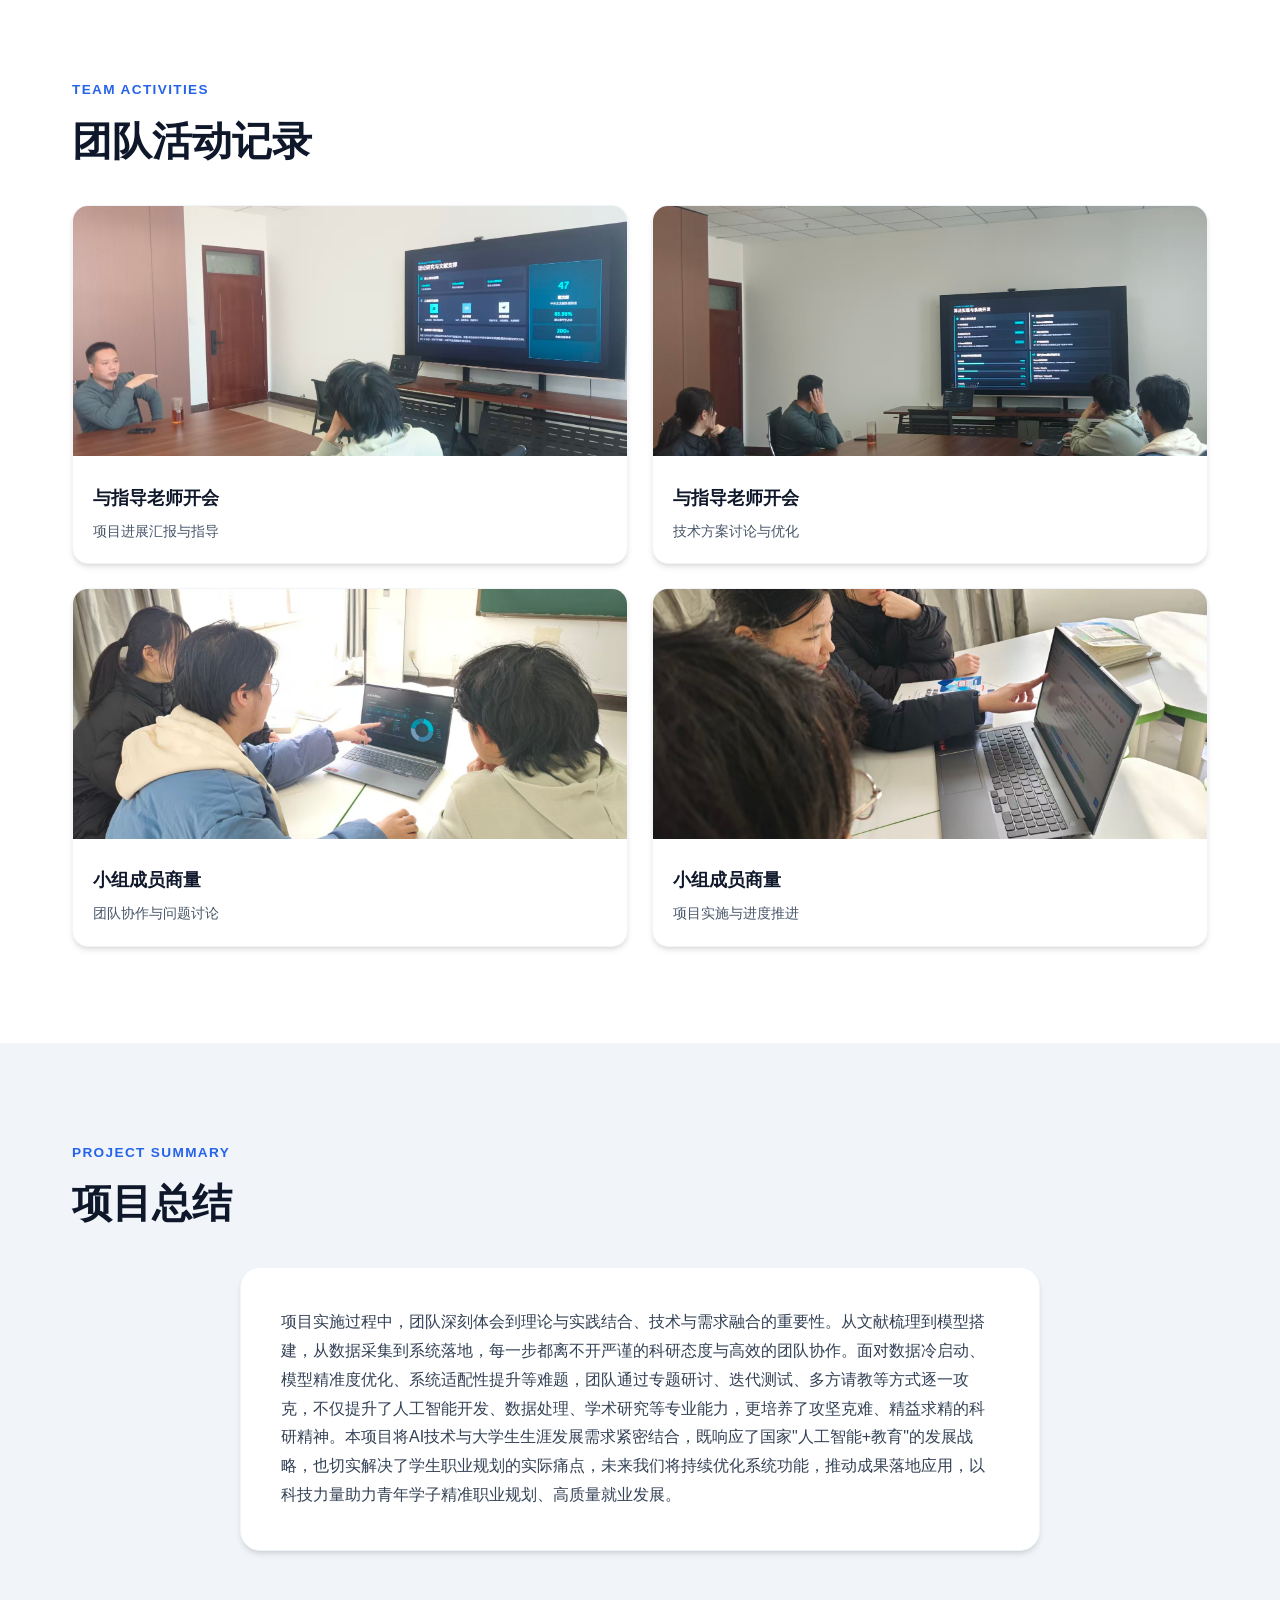
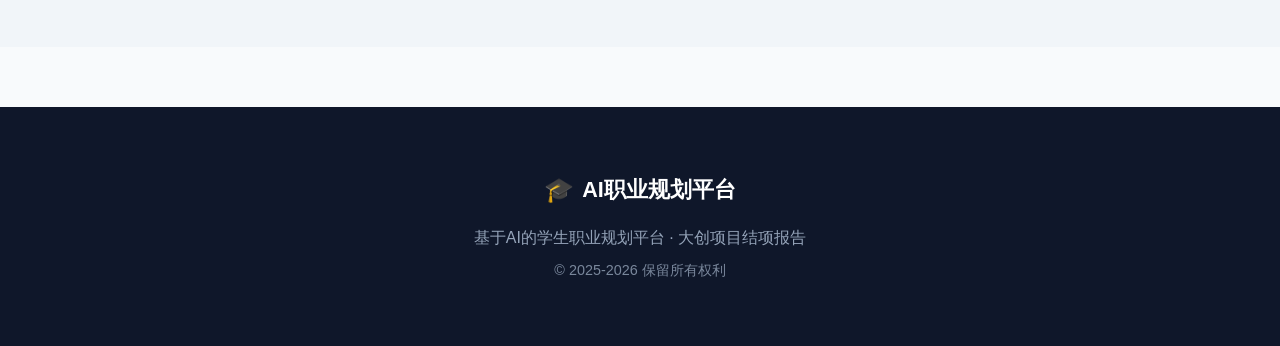
<file: pages/team.html>
<!DOCTYPE html>
<html lang="zh-CN">
<head>
  <meta charset="UTF-8">
  <meta name="viewport" content="width=device-width, initial-scale=1.0">
  <title>团队介绍 - AI职业规划平台</title>
  <link rel="stylesheet" href="../assets/css/common.css">
  <link rel="stylesheet" href="../css/main.css">
</head>
<body>
  <nav class="navbar">
    <div class="nav-container">
      <a href="../index.html" class="logo">
        <span class="logo-icon">🎓</span>
        <span class="logo-text">AI职业规划平台</span>
      </a>
      <div class="nav-links">
        <a href="../index.html" class="nav-link">首页</a>
        <a href="purpose.html" class="nav-link">研究目的</a>
        <a href="research.html" class="nav-link">研究内容</a>
        <a href="status.html" class="nav-link">研究现状</a>
        <a href="innovation.html" class="nav-link">创新特色</a>
        <a href="tech.html" class="nav-link">技术路线</a>
        <a href="achievements.html" class="nav-link">项目成果</a>
        <a href="team.html" class="nav-link active">团队介绍</a>
      </div>
      <button class="mobile-menu-btn" aria-label="打开菜单">
        <span></span><span></span><span></span>
      </button>
    </div>
  </nav>

  <main>
    <section class="page-hero">
      <div class="container">
        <div class="page-hero-content">
          <span class="section-label">Team & Resources</span>
          <h1 class="page-hero-title">项目团队与基础条件</h1>
          <p class="page-hero-subtitle">团队在知识储备、技术能力及实践经验方面已形成扎实积累</p>
        </div>
      </div>
      <div class="hero-bg-pattern"></div>
    </section>

    <section class="section section-gray">
      <div class="container">
        <span class="section-label">Team Members</span>
        <h2 class="section-title">项目团队成员</h2>
        <div style="display: grid; grid-template-columns: repeat(2, 1fr); gap: 24px; margin-top: 40px;">
          <div style="background: white; border-radius: 20px; padding: 30px; box-shadow: var(--shadow-md); border: 1px solid var(--gray-100);">
            <div style="display: flex; align-items: center; gap: 16px; margin-bottom: 16px;">
              <div style="width: 50px; height: 50px; background: linear-gradient(135deg, var(--primary-500), var(--accent-purple)); border-radius: 50%; display: flex; align-items: center; justify-content: center; font-size: 1.5rem; color: white;">李</div>
              <div>
                <div style="font-size: 1.25rem; font-weight: 600; color: var(--gray-900);">李佳佳</div>
                <div style="font-size: 0.9rem; color: var(--gray-500);">2023级 · 2328424289</div>
              </div>
            </div>
            <div style="padding: 16px; background: var(--primary-50); border-radius: 12px;">
              <div style="font-size: 0.85rem; color: var(--primary-700); font-weight: 600; margin-bottom: 4px;">项目分工</div>
              <div style="font-size: 0.95rem; color: var(--gray-700);">研究数据分析</div>
            </div>
          </div>
          <div style="background: white; border-radius: 20px; padding: 30px; box-shadow: var(--shadow-md); border: 1px solid var(--gray-100);">
            <div style="display: flex; align-items: center; gap: 16px; margin-bottom: 16px;">
              <div style="width: 50px; height: 50px; background: linear-gradient(135deg, var(--accent-teal), var(--accent-teal)); border-radius: 50%; display: flex; align-items: center; justify-content: center; font-size: 1.5rem; color: white;">柴</div>
              <div>
                <div style="font-size: 1.25rem; font-weight: 600; color: var(--gray-900);">柴亿轩</div>
                <div style="font-size: 0.9rem; color: var(--gray-500);">2023级 · 2328124113</div>
              </div>
            </div>
            <div style="padding: 16px; background: var(--primary-50); border-radius: 12px;">
              <div style="font-size: 0.85rem; color: var(--primary-700); font-weight: 600; margin-bottom: 4px;">项目分工</div>
              <div style="font-size: 0.95rem; color: var(--gray-700);">系统开发调试</div>
            </div>
          </div>
          <div style="background: white; border-radius: 20px; padding: 30px; box-shadow: var(--shadow-md); border: 1px solid var(--gray-100);">
            <div style="display: flex; align-items: center; gap: 16px; margin-bottom: 16px;">
              <div style="width: 50px; height: 50px; background: linear-gradient(135deg, var(--accent-amber), #F97316); border-radius: 50%; display: flex; align-items: center; justify-content: center; font-size: 1.5rem; color: white;">秦</div>
              <div>
                <div style="font-size: 1.25rem; font-weight: 600; color: var(--gray-900);">秦晓璐</div>
                <div style="font-size: 0.9rem; color: var(--gray-500);">2024级 · 2428224080</div>
              </div>
            </div>
            <div style="padding: 16px; background: var(--primary-50); border-radius: 12px;">
              <div style="font-size: 0.85rem; color: var(--primary-700); font-weight: 600; margin-bottom: 4px;">项目分工</div>
              <div style="font-size: 0.95rem; color: var(--gray-700);">文献资料收集</div>
            </div>
          </div>
          <div style="background: white; border-radius: 20px; padding: 30px; box-shadow: var(--shadow-md); border: 1px solid var(--gray-100);">
            <div style="display: flex; align-items: center; gap: 16px; margin-bottom: 16px;">
              <div style="width: 50px; height: 50px; background: linear-gradient(135deg, var(--accent-rose), #EC4899); border-radius: 50%; display: flex; align-items: center; justify-content: center; font-size: 1.5rem; color: white;">陈</div>
              <div>
                <div style="font-size: 1.25rem; font-weight: 600; color: var(--gray-900);">陈逸帆</div>
                <div style="font-size: 0.9rem; color: var(--gray-500);">2024级 · 2428124190</div>
              </div>
            </div>
            <div style="padding: 16px; background: var(--primary-50); border-radius: 12px;">
              <div style="font-size: 0.85rem; color: var(--primary-700); font-weight: 600; margin-bottom: 4px;">项目分工</div>
              <div style="font-size: 0.95rem; color: var(--gray-700);">调查数据整理</div>
            </div>
          </div>
        </div>
      </div>
    </section>

    <section class="section section-light">
      <div class="container">
        <span class="section-label">Advisors</span>
        <h2 class="section-title">指导教师</h2>
        <div style="display: grid; grid-template-columns: repeat(2, 1fr); gap: 24px; margin-top: 40px;">
          <div style="background: white; border-radius: 20px; padding: 30px; box-shadow: var(--shadow-md); border: 1px solid var(--gray-100);">
            <div style="display: flex; align-items: center; gap: 16px; margin-bottom: 16px;">
              <div style="width: 50px; height: 50px; background: linear-gradient(135deg, var(--gray-700), var(--gray-800)); border-radius: 50%; display: flex; align-items: center; justify-content: center; font-size: 1.5rem; color: white;">李</div>
              <div>
                <div style="font-size: 1.25rem; font-weight: 600; color: var(--gray-900);">李帅洪</div>
                <div style="font-size: 0.9rem; color: var(--gray-500);">指导教师</div>
              </div>
            </div>
            <div style="padding: 16px; background: var(--gray-50); border-radius: 12px;">
              <div style="font-size: 0.85rem; color: var(--gray-700); font-weight: 600; margin-bottom: 4px;">承担工作</div>
              <div style="font-size: 0.95rem; color: var(--gray-600);">理论指导、论文修改、技术把关</div>
            </div>
          </div>
          <div style="background: white; border-radius: 20px; padding: 30px; box-shadow: var(--shadow-md); border: 1px solid var(--gray-100);">
            <div style="display: flex; align-items: center; gap: 16px; margin-bottom: 16px;">
              <div style="width: 50px; height: 50px; background: linear-gradient(135deg, var(--gray-700), var(--gray-800)); border-radius: 50%; display: flex; align-items: center; justify-content: center; font-size: 1.5rem; color: white;">董</div>
              <div>
                <div style="font-size: 1.25rem; font-weight: 600; color: var(--gray-900);">董永亮</div>
                <div style="font-size: 0.9rem; color: var(--gray-500);">指导教师</div>
              </div>
            </div>
            <div style="padding: 16px; background: var(--gray-50); border-radius: 12px;">
              <div style="font-size: 0.85rem; color: var(--gray-700); font-weight: 600; margin-bottom: 4px;">承担工作</div>
              <div style="font-size: 0.95rem; color: var(--gray-600);">系统架构指导、项目进度管理</div>
            </div>
          </div>
        </div>
      </div>
    </section>

    <section class="section section-gray">
      <div class="container">
        <span class="section-label">Team Strengths</span>
        <h2 class="section-title">团队优势</h2>
        <div style="display: grid; grid-template-columns: repeat(3, 1fr); gap: 24px; margin-top: 40px;">
          <div style="background: white; border-radius: 20px; padding: 30px; box-shadow: var(--shadow-md); border: 1px solid var(--gray-100);">
            <div style="width: 60px; height: 60px; background: linear-gradient(135deg, var(--primary-500), var(--accent-purple)); border-radius: 16px; display: flex; align-items: center; justify-content: center; font-size: 1.75rem; margin-bottom: 20px;">🎓</div>
            <h4 style="font-size: 1.2rem; color: var(--gray-900); margin-bottom: 12px;">跨学科知识基础</h4>
            <p style="color: var(--gray-600); line-height: 1.7; font-size: 0.95rem;">计算机科学与教育学结合，为项目提供理论和技术支撑</p>
          </div>
          <div style="background: white; border-radius: 20px; padding: 30px; box-shadow: var(--shadow-md); border: 1px solid var(--gray-100);">
            <div style="width: 60px; height: 60px; background: linear-gradient(135deg, var(--accent-teal), var(--accent-teal)); border-radius: 16px; display: flex; align-items: center; justify-content: center; font-size: 1.75rem; margin-bottom: 20px;">📊</div>
            <h4 style="font-size: 1.2rem; color: var(--gray-900); margin-bottom: 12px;">数据采集权限</h4>
            <p style="color: var(--gray-600); line-height: 1.7; font-size: 0.95rem;">学校开放学生成绩、心理测试等数据，支持问卷调研开展</p>
          </div>
          <div style="background: white; border-radius: 20px; padding: 30px; box-shadow: var(--shadow-md); border: 1px solid var(--gray-100);">
            <div style="width: 60px; height: 60px; background: linear-gradient(135deg, var(--accent-amber), #F97316); border-radius: 16px; display: flex; align-items: center; justify-content: center; font-size: 1.75rem; margin-bottom: 20px;">💰</div>
            <h4 style="font-size: 1.2rem; color: var(--gray-900); margin-bottom: 12px;">经费与政策支持</h4>
            <p style="color: var(--gray-600); line-height: 1.7; font-size: 0.95rem;">项目获批经费5000元，政府鼓励职业规划与AI融合发展</p>
          </div>
        </div>
      </div>
    </section>

    <section class="section section-dark">
      <div class="container">
        <span class="section-label light">Funding</span>
        <h2 class="section-title light">经费使用明细</h2>
        <div style="max-width: 800px; margin: 40px auto 0;">
          <div style="background: rgba(255,255,255,0.05); border-radius: 20px; padding: 40px; border: 1px solid rgba(255,255,255,0.1);">
            <div style="display: grid; grid-template-columns: repeat(3, 1fr); gap: 30px; margin-bottom: 30px; text-align: center;">
              <div>
                <div style="font-size: 2rem; font-weight: 700; color: var(--accent-amber);">5000元</div>
                <div style="color: var(--gray-400); margin-top: 8px;">项目获批总经费</div>
              </div>
              <div>
                <div style="font-size: 2rem; font-weight: 700; color: var(--accent-amber);">5000元</div>
                <div style="color: var(--gray-400); margin-top: 8px;">已使用经费</div>
              </div>
              <div>
                <div style="font-size: 2rem; font-weight: 700; color: var(--accent-amber);">0元</div>
                <div style="color: var(--gray-400); margin-top: 8px;">已报销金额</div>
              </div>
            </div>
            <table style="width: 100%; border-collapse: collapse;">
              <thead>
                <tr style="border-bottom: 1px solid rgba(255,255,255,0.2);">
                  <th style="padding: 16px; text-align: left; color: white;">名目</th>
                  <th style="padding: 16px; text-align: left; color: white;">用途</th>
                  <th style="padding: 16px; text-align: right; color: white;">金额</th>
                </tr>
              </thead>
              <tbody>
                <tr style="border-bottom: 1px solid rgba(255,255,255,0.1);">
                  <td style="padding: 16px; color: var(--gray-400);">论文版面费</td>
                  <td style="padding: 16px; color: var(--gray-400);">发表论文</td>
                  <td style="padding: 16px; text-align: right; color: var(--accent-amber); font-weight: 600;">1500元</td>
                </tr>
                <tr style="border-bottom: 1px solid rgba(255,255,255,0.1);">
                  <td style="padding: 16px; color: var(--gray-400);">专利申请费</td>
                  <td style="padding: 16px; color: var(--gray-400);">两个软件著作代理申请</td>
                  <td style="padding: 16px; text-align: right; color: var(--accent-amber); font-weight: 600;">600元</td>
                </tr>
                <tr style="border-bottom: 1px solid rgba(255,255,255,0.1);">
                  <td style="padding: 16px; color: var(--gray-400);">元器件、软硬件测试费</td>
                  <td style="padding: 16px; color: var(--gray-400);">软件测试</td>
                  <td style="padding: 16px; text-align: right; color: var(--accent-amber); font-weight: 600;">2500元</td>
                </tr>
                <tr style="border-bottom: 1px solid rgba(255,255,255,0.1);">
                  <td style="padding: 16px; color: var(--gray-400);">调研、差旅费</td>
                  <td style="padding: 16px; color: var(--gray-400);">线下调研数据收集</td>
                  <td style="padding: 16px; text-align: right; color: var(--accent-amber); font-weight: 600;">220元</td>
                </tr>
                <tr style="border-bottom: 1px solid rgba(255,255,255,0.1);">
                  <td style="padding: 16px; color: var(--gray-400);">资料费</td>
                  <td style="padding: 16px; color: var(--gray-400);">中外文文献检索、数据库资源访问</td>
                  <td style="padding: 16px; text-align: right; color: var(--accent-amber); font-weight: 600;">100元</td>
                </tr>
                <tr>
                  <td style="padding: 16px; color: var(--gray-400);">打印、复印费</td>
                  <td style="padding: 16px; color: var(--gray-400);">问卷打印、资料打印</td>
                  <td style="padding: 16px; text-align: right; color: var(--accent-amber); font-weight: 600;">80元</td>
                </tr>
              </tbody>
            </table>
          </div>
        </div>
      </div>
    </section>

    <section class="section section-light">
      <div class="container">
        <span class="section-label">Team Activities</span>
        <h2 class="section-title">团队活动记录</h2>
        <div style="display: grid; grid-template-columns: repeat(2, 1fr); gap: 24px; margin-top: 40px;">
          <div style="background: white; border-radius: 16px; overflow: hidden; box-shadow: var(--shadow-md); border: 1px solid var(--gray-100);">
            <img src="../images/和指导老师开会1.jpg" alt="与指导老师开会" style="width: 100%; height: 250px; object-fit: cover;">
            <div style="padding: 20px;">
              <h4 style="font-size: 1.1rem; color: var(--gray-900); margin-bottom: 8px;">与指导老师开会</h4>
              <p style="font-size: 0.9rem; color: var(--gray-600);">项目进展汇报与指导</p>
            </div>
          </div>
          <div style="background: white; border-radius: 16px; overflow: hidden; box-shadow: var(--shadow-md); border: 1px solid var(--gray-100);">
            <img src="../images/和指导老师开会2.jpg" alt="与指导老师开会" style="width: 100%; height: 250px; object-fit: cover;">
            <div style="padding: 20px;">
              <h4 style="font-size: 1.1rem; color: var(--gray-900); margin-bottom: 8px;">与指导老师开会</h4>
              <p style="font-size: 0.9rem; color: var(--gray-600);">技术方案讨论与优化</p>
            </div>
          </div>
          <div style="background: white; border-radius: 16px; overflow: hidden; box-shadow: var(--shadow-md); border: 1px solid var(--gray-100);">
            <img src="../images/小组成员商量.jpg" alt="小组成员商量" style="width: 100%; height: 250px; object-fit: cover;">
            <div style="padding: 20px;">
              <h4 style="font-size: 1.1rem; color: var(--gray-900); margin-bottom: 8px;">小组成员商量</h4>
              <p style="font-size: 0.9rem; color: var(--gray-600);">团队协作与问题讨论</p>
            </div>
          </div>
          <div style="background: white; border-radius: 16px; overflow: hidden; box-shadow: var(--shadow-md); border: 1px solid var(--gray-100);">
            <img src="../images/小组成员商量2.jpg" alt="小组成员商量" style="width: 100%; height: 250px; object-fit: cover;">
            <div style="padding: 20px;">
              <h4 style="font-size: 1.1rem; color: var(--gray-900); margin-bottom: 8px;">小组成员商量</h4>
              <p style="font-size: 0.9rem; color: var(--gray-600);">项目实施与进度推进</p>
            </div>
          </div>
        </div>
      </div>
    </section>

    <section class="section section-gray">
      <div class="container">
        <span class="section-label">Project Summary</span>
        <h2 class="section-title">项目总结</h2>
        <div style="max-width: 800px; margin: 40px auto 0; background: white; border-radius: 20px; padding: 40px; box-shadow: var(--shadow-md); border: 1px solid var(--gray-100);">
          <p style="color: var(--gray-700); line-height: 1.8; font-size: 1rem;">
            项目实施过程中，团队深刻体会到理论与实践结合、技术与需求融合的重要性。从文献梳理到模型搭建，从数据采集到系统落地，每一步都离不开严谨的科研态度与高效的团队协作。面对数据冷启动、模型精准度优化、系统适配性提升等难题，团队通过专题研讨、迭代测试、多方请教等方式逐一攻克，不仅提升了人工智能开发、数据处理、学术研究等专业能力，更培养了攻坚克难、精益求精的科研精神。本项目将AI技术与大学生生涯发展需求紧密结合，既响应了国家"人工智能+教育"的发展战略，也切实解决了学生职业规划的实际痛点，未来我们将持续优化系统功能，推动成果落地应用，以科技力量助力青年学子精准职业规划、高质量就业发展。
          </p>
        </div>
      </div>
    </section>
  </main>

  <footer class="footer">
    <div class="container">
      <div class="footer-content">
        <div class="footer-brand">
          <span class="logo-icon">🎓</span>
          <span>AI职业规划平台</span>
        </div>
        <p class="footer-desc">基于AI的学生职业规划平台 · 大创项目结项报告</p>
        <p class="footer-copyright">© 2025-2026 保留所有权利</p>
      </div>
    </div>
  </footer>

  <script src="../js/main.js"></script>
</body>
</html>
</file>
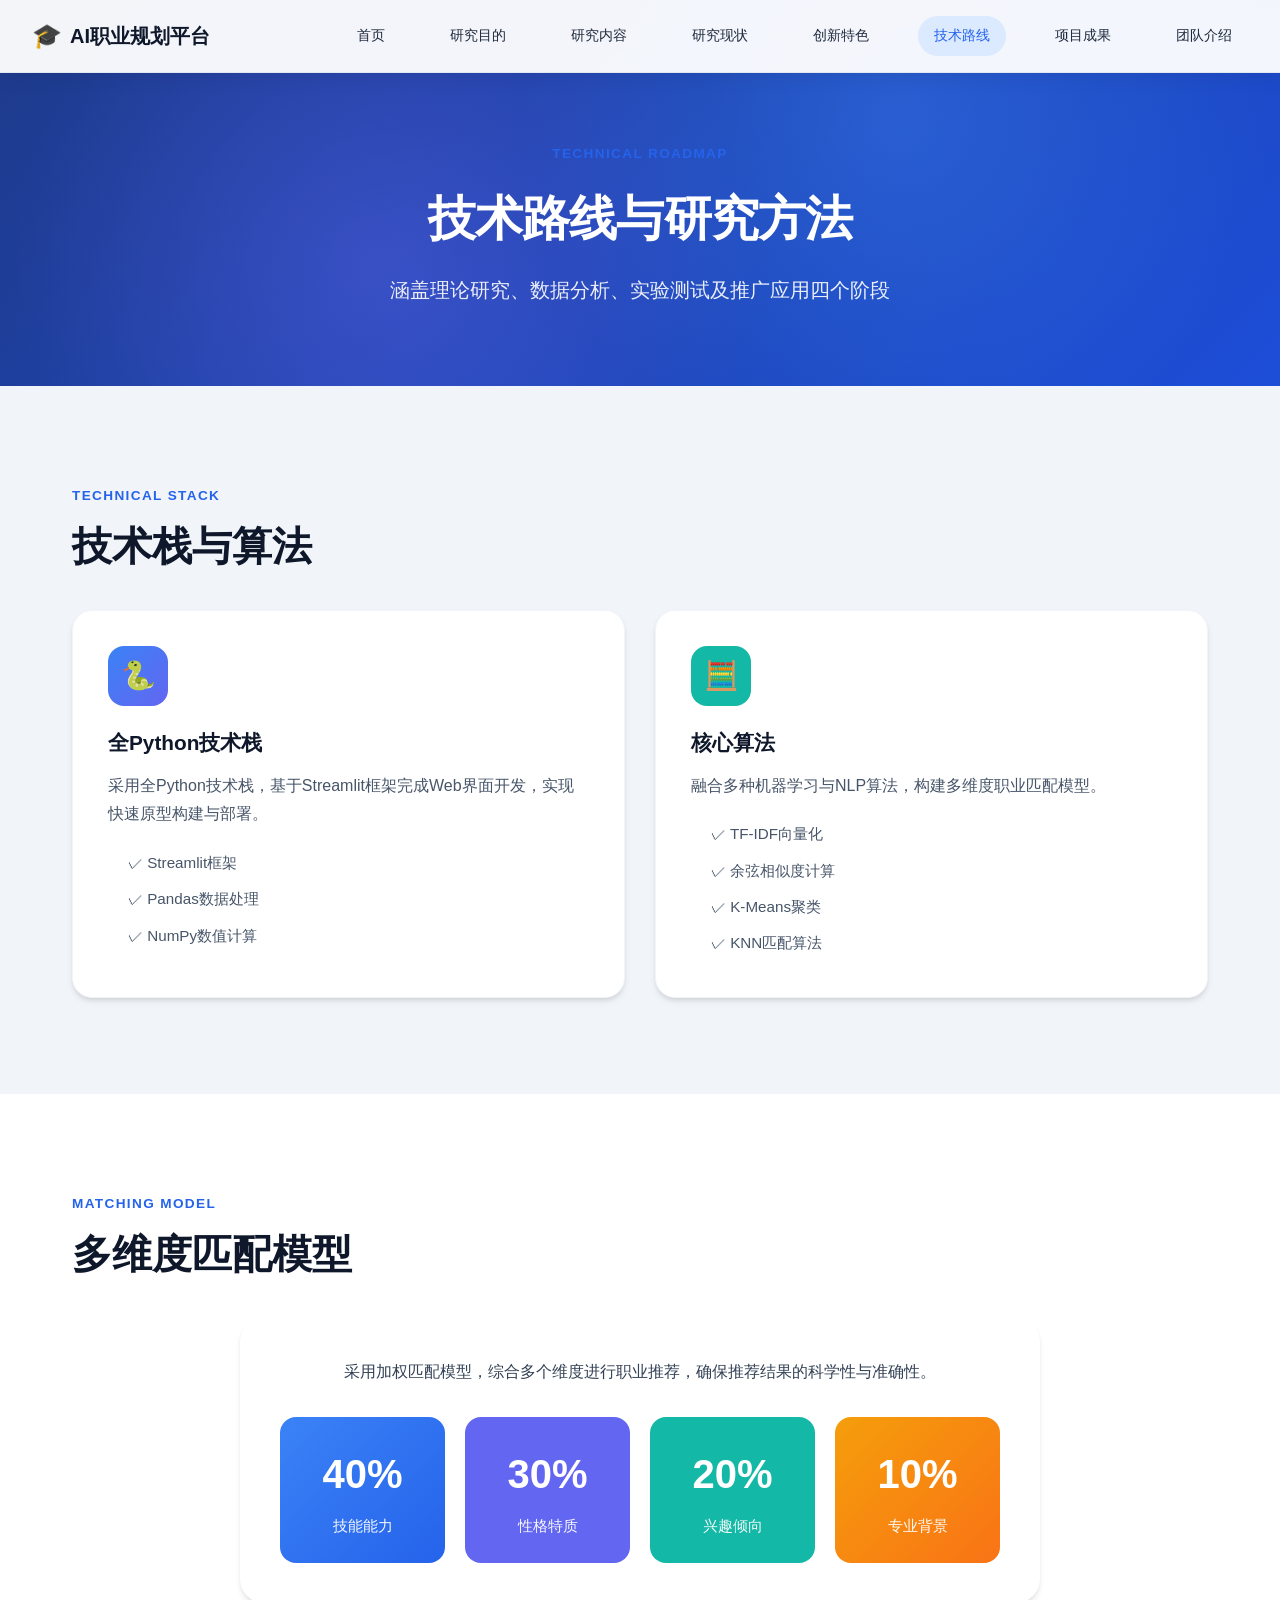
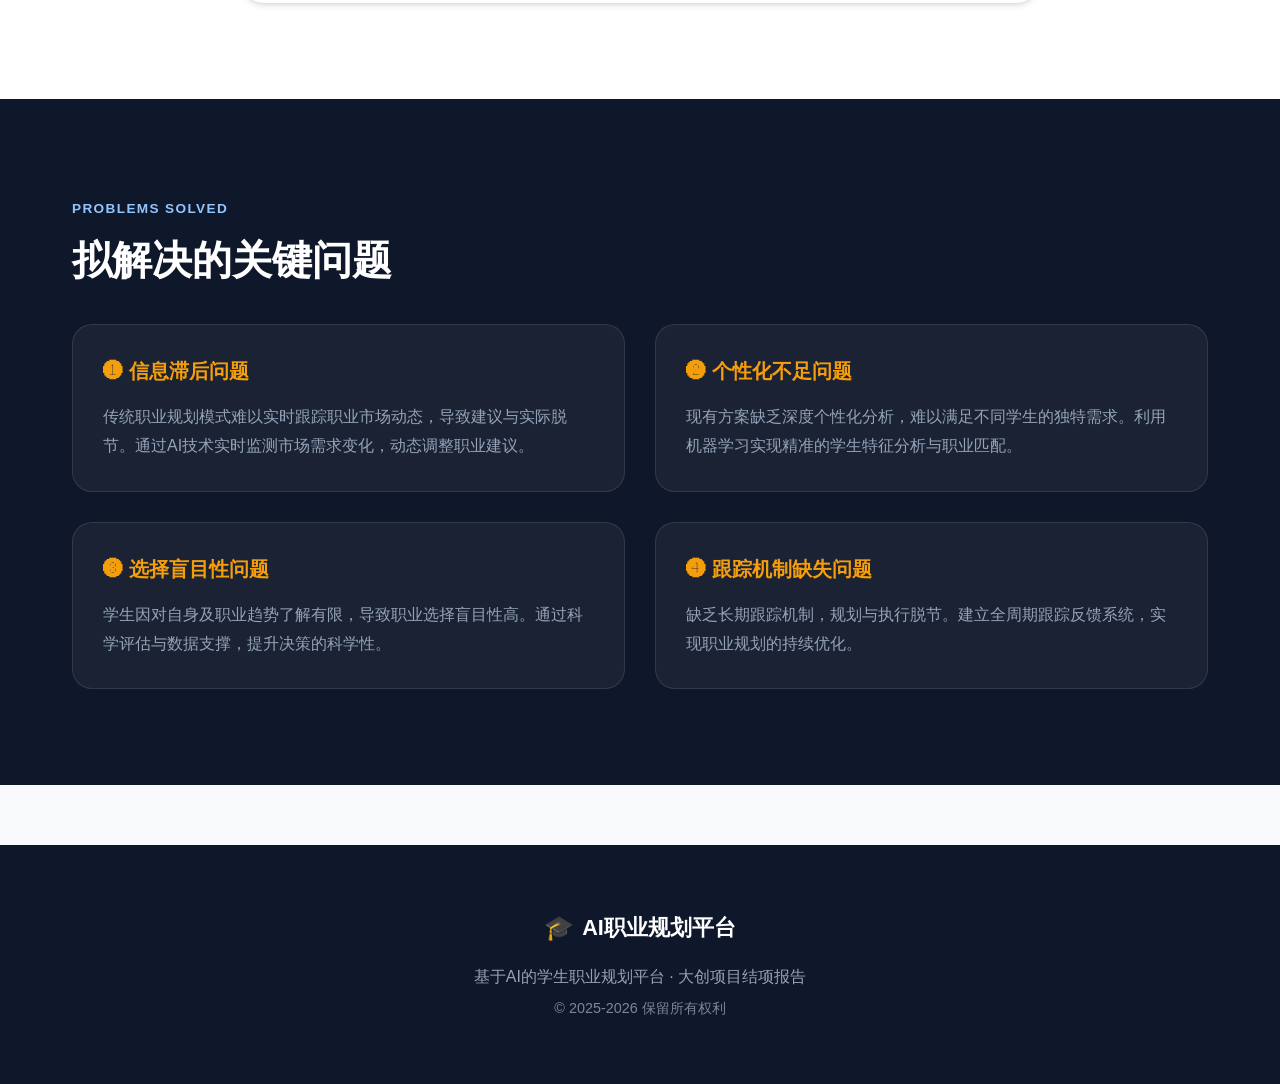
<file: pages/tech.html>
<!DOCTYPE html>
<html lang="zh-CN">
<head>
  <meta charset="UTF-8">
  <meta name="viewport" content="width=device-width, initial-scale=1.0">
  <title>技术路线 - AI职业规划平台</title>
  <link rel="stylesheet" href="../assets/css/common.css">
  <link rel="stylesheet" href="../css/main.css">
</head>
<body>
  <nav class="navbar">
    <div class="nav-container">
      <a href="../index.html" class="logo">
        <span class="logo-icon">🎓</span>
        <span class="logo-text">AI职业规划平台</span>
      </a>
      <div class="nav-links">
        <a href="../index.html" class="nav-link">首页</a>
        <a href="purpose.html" class="nav-link">研究目的</a>
        <a href="research.html" class="nav-link">研究内容</a>
        <a href="status.html" class="nav-link">研究现状</a>
        <a href="innovation.html" class="nav-link">创新特色</a>
        <a href="tech.html" class="nav-link active">技术路线</a>
        <a href="achievements.html" class="nav-link">项目成果</a>
        <a href="team.html" class="nav-link">团队介绍</a>
      </div>
      <button class="mobile-menu-btn" aria-label="打开菜单">
        <span></span><span></span><span></span>
      </button>
    </div>
  </nav>

  <main>
    <section class="page-hero">
      <div class="container">
        <div class="page-hero-content">
          <span class="section-label">Technical Roadmap</span>
          <h1 class="page-hero-title">技术路线与研究方法</h1>
          <p class="page-hero-subtitle">涵盖理论研究、数据分析、实验测试及推广应用四个阶段</p>
        </div>
      </div>
      <div class="hero-bg-pattern"></div>
    </section>

    <section class="section section-gray">
      <div class="container">
        <span class="section-label">Technical Stack</span>
        <h2 class="section-title">技术栈与算法</h2>
        <div style="display: grid; grid-template-columns: repeat(2, 1fr); gap: 30px; margin-top: 40px;">
          <div style="background: white; border-radius: 20px; padding: 35px; box-shadow: var(--shadow-md); border: 1px solid var(--gray-100);">
            <div style="width: 60px; height: 60px; background: linear-gradient(135deg, var(--primary-500), var(--accent-purple)); border-radius: 16px; display: flex; align-items: center; justify-content: center; font-size: 1.75rem; margin-bottom: 20px;">🐍</div>
            <h3 style="font-size: 1.3rem; color: var(--gray-900); margin-bottom: 12px;">全Python技术栈</h3>
            <p style="color: var(--gray-600); line-height: 1.8; margin-bottom: 16px;">采用全Python技术栈，基于Streamlit框架完成Web界面开发，实现快速原型构建与部署。</p>
            <ul style="list-style: none; padding: 0;">
              <li style="padding: 6px 0; padding-left: 20px; position: relative; color: var(--gray-600); font-size: 0.95rem;">✓ Streamlit框架</li>
              <li style="padding: 6px 0; padding-left: 20px; position: relative; color: var(--gray-600); font-size: 0.95rem;">✓ Pandas数据处理</li>
              <li style="padding: 6px 0; padding-left: 20px; position: relative; color: var(--gray-600); font-size: 0.95rem;">✓ NumPy数值计算</li>
            </ul>
          </div>
          <div style="background: white; border-radius: 20px; padding: 35px; box-shadow: var(--shadow-md); border: 1px solid var(--gray-100);">
            <div style="width: 60px; height: 60px; background: linear-gradient(135deg, var(--accent-teal), var(--accent-teal)); border-radius: 16px; display: flex; align-items: center; justify-content: center; font-size: 1.75rem; margin-bottom: 20px;">🧮</div>
            <h3 style="font-size: 1.3rem; color: var(--gray-900); margin-bottom: 12px;">核心算法</h3>
            <p style="color: var(--gray-600); line-height: 1.8; margin-bottom: 16px;">融合多种机器学习与NLP算法，构建多维度职业匹配模型。</p>
            <ul style="list-style: none; padding: 0;">
              <li style="padding: 6px 0; padding-left: 20px; position: relative; color: var(--gray-600); font-size: 0.95rem;">✓ TF-IDF向量化</li>
              <li style="padding: 6px 0; padding-left: 20px; position: relative; color: var(--gray-600); font-size: 0.95rem;">✓ 余弦相似度计算</li>
              <li style="padding: 6px 0; padding-left: 20px; position: relative; color: var(--gray-600); font-size: 0.95rem;">✓ K-Means聚类</li>
              <li style="padding: 6px 0; padding-left: 20px; position: relative; color: var(--gray-600); font-size: 0.95rem;">✓ KNN匹配算法</li>
            </ul>
          </div>
        </div>
      </div>
    </section>

    <section class="section section-light">
      <div class="container">
        <span class="section-label">Matching Model</span>
        <h2 class="section-title">多维度匹配模型</h2>
        <div style="max-width: 800px; margin: 40px auto 0; background: white; border-radius: 24px; padding: 40px; box-shadow: var(--shadow-md);">
          <p style="color: var(--gray-700); line-height: 1.8; margin-bottom: 30px; text-align: center;">采用加权匹配模型，综合多个维度进行职业推荐，确保推荐结果的科学性与准确性。</p>
          <div style="display: flex; gap: 20px; flex-wrap: wrap; justify-content: center;">
            <div style="flex: 1; min-width: 140px; text-align: center; padding: 25px; background: linear-gradient(135deg, var(--primary-500), var(--primary-600)); border-radius: 16px; color: white;">
              <div style="font-size: 2.5rem; font-weight: 700; margin-bottom: 8px;">40%</div>
              <div style="font-size: 0.95rem; opacity: 0.95;">技能能力</div>
            </div>
            <div style="flex: 1; min-width: 140px; text-align: center; padding: 25px; background: linear-gradient(135deg, var(--accent-purple), var(--accent-purple)); border-radius: 16px; color: white;">
              <div style="font-size: 2.5rem; font-weight: 700; margin-bottom: 8px;">30%</div>
              <div style="font-size: 0.95rem; opacity: 0.95;">性格特质</div>
            </div>
            <div style="flex: 1; min-width: 140px; text-align: center; padding: 25px; background: linear-gradient(135deg, var(--accent-teal), var(--accent-teal)); border-radius: 16px; color: white;">
              <div style="font-size: 2.5rem; font-weight: 700; margin-bottom: 8px;">20%</div>
              <div style="font-size: 0.95rem; opacity: 0.95;">兴趣倾向</div>
            </div>
            <div style="flex: 1; min-width: 140px; text-align: center; padding: 25px; background: linear-gradient(135deg, var(--accent-amber), #F97316); border-radius: 16px; color: white;">
              <div style="font-size: 2.5rem; font-weight: 700; margin-bottom: 8px;">10%</div>
              <div style="font-size: 0.95rem; opacity: 0.95;">专业背景</div>
            </div>
          </div>
        </div>
      </div>
    </section>

    <section class="section section-dark">
      <div class="container">
        <span class="section-label light">Problems Solved</span>
        <h2 class="section-title light">拟解决的关键问题</h2>
        <div style="display: grid; grid-template-columns: repeat(2, 1fr); gap: 30px; margin-top: 40px;">
          <div style="padding: 30px; background: rgba(255,255,255,0.05); border-radius: 20px; border: 1px solid rgba(255,255,255,0.1);">
            <h4 style="color: var(--accent-amber); font-size: 1.25rem; margin-bottom: 16px;">❶ 信息滞后问题</h4>
            <p style="color: var(--gray-400); line-height: 1.8;">传统职业规划模式难以实时跟踪职业市场动态，导致建议与实际脱节。通过AI技术实时监测市场需求变化，动态调整职业建议。</p>
          </div>
          <div style="padding: 30px; background: rgba(255,255,255,0.05); border-radius: 20px; border: 1px solid rgba(255,255,255,0.1);">
            <h4 style="color: var(--accent-amber); font-size: 1.25rem; margin-bottom: 16px;">❷ 个性化不足问题</h4>
            <p style="color: var(--gray-400); line-height: 1.8;">现有方案缺乏深度个性化分析，难以满足不同学生的独特需求。利用机器学习实现精准的学生特征分析与职业匹配。</p>
          </div>
          <div style="padding: 30px; background: rgba(255,255,255,0.05); border-radius: 20px; border: 1px solid rgba(255,255,255,0.1);">
            <h4 style="color: var(--accent-amber); font-size: 1.25rem; margin-bottom: 16px;">❸ 选择盲目性问题</h4>
            <p style="color: var(--gray-400); line-height: 1.8;">学生因对自身及职业趋势了解有限，导致职业选择盲目性高。通过科学评估与数据支撑，提升决策的科学性。</p>
          </div>
          <div style="padding: 30px; background: rgba(255,255,255,0.05); border-radius: 20px; border: 1px solid rgba(255,255,255,0.1);">
            <h4 style="color: var(--accent-amber); font-size: 1.25rem; margin-bottom: 16px;">❹ 跟踪机制缺失问题</h4>
            <p style="color: var(--gray-400); line-height: 1.8;">缺乏长期跟踪机制，规划与执行脱节。建立全周期跟踪反馈系统，实现职业规划的持续优化。</p>
          </div>
        </div>
      </div>
    </section>
  </main>

  <footer class="footer">
    <div class="container">
      <div class="footer-content">
        <div class="footer-brand">
          <span class="logo-icon">🎓</span>
          <span>AI职业规划平台</span>
        </div>
        <p class="footer-desc">基于AI的学生职业规划平台 · 大创项目结项报告</p>
        <p class="footer-copyright">© 2025-2026 保留所有权利</p>
      </div>
    </div>
  </footer>

  <script src="../js/main.js"></script>
</body>
</html>
</file>
<file: assets/css/common.css>
* {
  margin: 0;
  padding: 0;
  box-sizing: border-box;
}
body {
  font-family: 'Inter', -apple-system, BlinkMacSystemFont, 'Segoe UI', Roboto, sans-serif;
  color: #1E293B;
  background: #F8FAFC;
  line-height: 1.6;
}

/* 导航栏 */
.navbar {
  background: white;
  box-shadow: 0 1px 4px rgba(0,0,0,0.08);
  position: sticky;
  top: 0;
  z-index: 1000;
}
.nav-container {
  max-width: 1200px;
  margin: 0 auto;
  display: flex;
  justify-content: space-between;
  align-items: center;
  padding: 0 20px;
  height: 64px;
}
.logo {
  font-size: 1.4rem;
  font-weight: bold;
  color: #2563EB;
  text-decoration: none;
}
.nav-links a {
  margin-left: 25px;
  text-decoration: none;
  color: #1E293B;
  font-weight: 500;
  transition: color 0.2s;
}
.nav-links a:hover { color: #2563EB; }
.btn-login {
  background: #2563EB;
  color: white !important;
  padding: 8px 20px;
  border-radius: 6px;
}

/* 页脚 */
.footer {
  text-align: center;
  padding: 30px;
  background: white;
  margin-top: 60px;
  color: #64748B;
}

/* AI助手 */
.ai-bubble {
  position: fixed;
  bottom: 30px;
  right: 30px;
  width: 60px;
  height: 60px;
  background: #2563EB;
  border-radius: 50%;
  display: flex;
  align-items: center;
  justify-content: center;
  font-size: 30px;
  color: white;
  cursor: pointer;
  box-shadow: 0 4px 12px rgba(37,99,235,0.4);
  z-index: 999;
  transition: transform 0.2s;
}
.ai-bubble:hover { transform: scale(1.1); }
.ai-chat-window {
  position: fixed;
  bottom: 100px;
  right: 30px;
  width: 350px;
  background: white;
  border-radius: 16px;
  box-shadow: 0 8px 30px rgba(0,0,0,0.12);
  display: none;
  flex-direction: column;
  z-index: 1000;
  overflow: hidden;
}
.ai-chat-window.active { display: flex; }
.chat-header {
  background: #2563EB;
  color: white;
  padding: 15px;
  display: flex;
  justify-content: space-between;
  align-items: center;
}
.chat-header button {
  background: none;
  border: none;
  color: white;
  font-size: 20px;
  cursor: pointer;
}
.chat-messages {
  height: 300px;
  overflow-y: auto;
  padding: 15px;
  display: flex;
  flex-direction: column;
  gap: 10px;
}
.msg {
  max-width: 80%;
  padding: 10px 14px;
  border-radius: 12px;
  font-size: 0.95rem;
}
.msg.bot {
  background: #F1F5F9;
  align-self: flex-start;
}
.msg.user {
  background: #2563EB;
  color: white;
  align-self: flex-end;
}
.chat-input {
  display: flex;
  padding: 10px;
  border-top: 1px solid #E2E8F0;
}
.chat-input input {
  flex: 1;
  padding: 10px;
  border: 1px solid #CBD5E1;
  border-radius: 8px;
  outline: none;
}
.chat-input button {
  margin-left: 8px;
  padding: 10px 16px;
  background: #2563EB;
  color: white;
  border: none;
  border-radius: 8px;
  cursor: pointer;
}
</file>
<file: css/main.css>
/* ===== 基础样式重置 ===== */
*, *::before, *::after {
  box-sizing: border-box;
  margin: 0;
  padding: 0;
}

:root {
  /* 主色调 */
  --primary-50: #EFF6FF;
  --primary-100: #DBEAFE;
  --primary-200: #BFDBFE;
  --primary-300: #93C5FD;
  --primary-400: #60A5FA;
  --primary-500: #3B82F6;
  --primary-600: #2563EB;
  --primary-700: #1D4ED8;
  --primary-800: #1E40AF;
  --primary-900: #1E3A8A;
  
  /* 辅助色 */
  --accent-purple: #6366F1;
  --accent-teal: #14B8A6;
  --accent-amber: #F59E0B;
  --accent-rose: #F43F5E;
  
  /* 中性色 */
  --gray-50: #F8FAFC;
  --gray-100: #F1F5F9;
  --gray-200: #E2E8F0;
  --gray-300: #CBD5E1;
  --gray-400: #94A3B8;
  --gray-500: #64748B;
  --gray-600: #475569;
  --gray-700: #334155;
  --gray-800: #1E293B;
  --gray-900: #0F172A;
  
  /* 功能色 */
  --success: #10B981;
  --warning: #F59E0B;
  --error: #EF4444;
  
  /* 字体 */
  --font-sans: 'Inter', -apple-system, BlinkMacSystemFont, 'Segoe UI', 'PingFang SC', 'Microsoft YaHei', sans-serif;
  
  /* 间距 */
  --space-xs: 0.5rem;
  --space-sm: 1rem;
  --space-md: 1.5rem;
  --space-lg: 2rem;
  --space-xl: 3rem;
  --space-2xl: 4rem;
  --space-3xl: 6rem;
  
  /* 圆角 */
  --radius-sm: 6px;
  --radius-md: 12px;
  --radius-lg: 16px;
  --radius-xl: 24px;
  --radius-full: 9999px;
  
  /* 阴影 */
  --shadow-sm: 0 1px 2px rgba(0,0,0,0.05);
  --shadow-md: 0 4px 6px -1px rgba(0,0,0,0.1), 0 2px 4px -2px rgba(0,0,0,0.1);
  --shadow-lg: 0 10px 15px -3px rgba(0,0,0,0.1), 0 4px 6px -4px rgba(0,0,0,0.1);
  --shadow-xl: 0 20px 25px -5px rgba(0,0,0,0.1), 0 8px 10px -6px rgba(0,0,0,0.1);
  
  /* 过渡 */
  --transition-fast: 150ms ease;
  --transition-base: 250ms ease;
  --transition-slow: 350ms ease;
}

html {
  scroll-behavior: smooth;
}

body {
  font-family: var(--font-sans);
  font-size: 16px;
  line-height: 1.6;
  color: var(--gray-700);
  background: var(--gray-50);
  -webkit-font-smoothing: antialiased;
  -moz-osx-font-smoothing: grayscale;
}

/* ===== 布局容器 ===== */
.container {
  width: 100%;
  max-width: 1200px;
  margin: 0 auto;
  padding: 0 var(--space-lg);
}

.section {
  padding: var(--space-3xl) 0;
}

.section-light {
  background: white;
}

.section-dark {
  background: var(--gray-900);
  color: white;
}

.section-gradient {
  background: linear-gradient(135deg, var(--primary-800) 0%, var(--primary-600) 50%, var(--accent-purple) 100%);
  color: white;
}

.section-gray {
  background: var(--gray-100);
}

/* ===== 导航栏 ===== */
.navbar {
  position: fixed;
  top: 0;
  left: 0;
  right: 0;
  z-index: 1000;
  background: rgba(255,255,255,0.95);
  backdrop-filter: blur(20px);
  -webkit-backdrop-filter: blur(20px);
  border-bottom: 1px solid var(--gray-200);
  transition: all var(--transition-base);
}

.nav-container {
  display: flex;
  align-items: center;
  justify-content: space-between;
  height: 72px;
  padding: 0 var(--space-lg);
  max-width: 1400px;
  margin: 0 auto;
}

.logo {
  display: flex;
  align-items: center;
  gap: var(--space-xs);
  text-decoration: none;
  font-weight: 700;
  font-size: 1.25rem;
  color: var(--gray-900);
}

.logo-icon {
  font-size: 1.5rem;
}

.nav-links {
  display: flex;
  align-items: center;
  gap: var(--space-xs);
}

.nav-link {
  padding: 8px 16px;
  text-decoration: none;
  color: var(--gray-600);
  font-weight: 500;
  font-size: 0.9rem;
  border-radius: var(--radius-full);
  transition: all var(--transition-fast);
}

.nav-link:hover {
  color: var(--primary-600);
  background: var(--primary-50);
}

.nav-link.active {
  color: var(--primary-600);
  background: var(--primary-100);
}

.mobile-menu-btn {
  display: none;
  flex-direction: column;
  gap: 5px;
  padding: 8px;
  background: none;
  border: none;
  cursor: pointer;
}

.mobile-menu-btn span {
  display: block;
  width: 24px;
  height: 2px;
  background: var(--gray-700);
  border-radius: 2px;
  transition: all var(--transition-fast);
}

/* ===== 页面通用样式 ===== */
.section-label {
  display: inline-block;
  font-size: 0.85rem;
  font-weight: 600;
  letter-spacing: 0.1em;
  text-transform: uppercase;
  color: var(--primary-600);
  margin-bottom: var(--space-sm);
}

.section-label.light {
  color: var(--primary-300);
}

.section-title {
  font-size: 2.5rem;
  font-weight: 700;
  color: var(--gray-900);
  line-height: 1.2;
  margin-bottom: var(--space-lg);
}

.section-title.light {
  color: white;
}

.section-subtitle {
  font-size: 1.25rem;
  color: var(--gray-500);
  max-width: 600px;
}

.section-subtitle.light {
  color: var(--gray-300);
}

.lead-text {
  font-size: 1.25rem;
  line-height: 1.8;
  color: var(--gray-700);
  margin-bottom: var(--space-md);
}

.body-text {
  font-size: 1.1rem;
  line-height: 1.8;
  color: var(--gray-600);
}

/* ===== 首页 Hero ===== */
.hero {
  position: relative;
  min-height: 100vh;
  display: flex;
  align-items: center;
  background: linear-gradient(135deg, var(--primary-900) 0%, var(--primary-700) 50%, var(--accent-purple) 100%);
  color: white;
  overflow: hidden;
}

.hero-bg {
  position: absolute;
  inset: 0;
  background: 
    radial-gradient(circle at 20% 80%, rgba(99, 102, 241, 0.3) 0%, transparent 50%),
    radial-gradient(circle at 80% 20%, rgba(59, 130, 246, 0.3) 0%, transparent 50%);
}

.hero-grid {
  position: absolute;
  inset: 0;
  background-image: 
    linear-gradient(rgba(255,255,255,0.03) 1px, transparent 1px),
    linear-gradient(90deg, rgba(255,255,255,0.03) 1px, transparent 1px);
  background-size: 60px 60px;
  opacity: 0.5;
}

.hero-content {
  position: relative;
  z-index: 1;
  max-width: 800px;
}

.hero-badge {
  display: inline-flex;
  align-items: center;
  gap: 8px;
  padding: 8px 16px;
  background: rgba(255,255,255,0.1);
  backdrop-filter: blur(10px);
  border: 1px solid rgba(255,255,255,0.2);
  border-radius: var(--radius-full);
  font-size: 0.875rem;
  font-weight: 500;
  margin-bottom: var(--space-lg);
}

.hero-title {
  font-size: clamp(2.5rem, 5vw, 4rem);
  font-weight: 800;
  line-height: 1.1;
  margin-bottom: var(--space-md);
  letter-spacing: -0.02em;
}

.hero-description {
  font-size: 1.25rem;
  line-height: 1.8;
  opacity: 0.9;
  max-width: 600px;
  margin-bottom: var(--space-xl);
}

.hero-stats {
  display: flex;
  gap: var(--space-xl);
  flex-wrap: wrap;
}

.hero-stat {
  text-align: center;
}

.hero-stat-value {
  font-size: 2.5rem;
  font-weight: 800;
  color: var(--accent-amber);
  line-height: 1;
}

.hero-stat-label {
  font-size: 0.9rem;
  opacity: 0.8;
  margin-top: 4px;
}

.hero-scroll {
  position: absolute;
  bottom: var(--space-xl);
  left: 50%;
  transform: translateX(-50%);
  display: flex;
  flex-direction: column;
  align-items: center;
  gap: 8px;
  color: rgba(255,255,255,0.6);
  font-size: 0.875rem;
  animation: bounce 2s infinite;
}

@keyframes bounce {
  0%, 20%, 50%, 80%, 100% { transform: translateX(-50%) translateY(0); }
  40% { transform: translateX(-50%) translateY(-10px); }
  60% { transform: translateX(-50%) translateY(-5px); }
}

/* ===== 页面 Hero ===== */
.page-hero {
  position: relative;
  padding: 140px 0 80px;
  background: linear-gradient(135deg, var(--primary-900) 0%, var(--primary-700) 100%);
  color: white;
  overflow: hidden;
}

.page-hero-content {
  position: relative;
  z-index: 1;
  text-align: center;
  max-width: 800px;
  margin: 0 auto;
}

.page-hero-title {
  font-size: 3rem;
  font-weight: 800;
  margin-bottom: var(--space-sm);
  letter-spacing: -0.02em;
}

.page-hero-subtitle {
  font-size: 1.25rem;
  opacity: 0.9;
  max-width: 600px;
  margin: 0 auto;
}

.hero-bg-pattern {
  position: absolute;
  inset: 0;
  background: 
    radial-gradient(circle at 30% 70%, rgba(99, 102, 241, 0.4) 0%, transparent 40%),
    radial-gradient(circle at 70% 30%, rgba(59, 130, 246, 0.4) 0%, transparent 40%);
}

/* ===== 卡片组件 ===== */
.card {
  background: white;
  border-radius: var(--radius-lg);
  padding: var(--space-lg);
  box-shadow: var(--shadow-md);
  transition: all var(--transition-base);
}

.card:hover {
  transform: translateY(-4px);
  box-shadow: var(--shadow-xl);
}

.card-icon {
  width: 56px;
  height: 56px;
  display: flex;
  align-items: center;
  justify-content: center;
  background: var(--primary-50);
  border-radius: var(--radius-md);
  font-size: 1.75rem;
  margin-bottom: var(--space-md);
}

.card-title {
  font-size: 1.25rem;
  font-weight: 600;
  color: var(--gray-900);
  margin-bottom: var(--space-xs);
}

.card-text {
  color: var(--gray-600);
  line-height: 1.7;
}

/* ===== 首页特色卡片 ===== */
.feature-cards {
  display: grid;
  grid-template-columns: repeat(auto-fit, minmax(280px, 1fr));
  gap: var(--space-lg);
  margin-top: var(--space-xl);
}

.feature-card {
  background: white;
  border-radius: var(--radius-xl);
  padding: var(--space-xl);
  box-shadow: var(--shadow-md);
  transition: all var(--transition-base);
  border: 1px solid var(--gray-100);
}

.feature-card:hover {
  transform: translateY(-8px);
  box-shadow: var(--shadow-xl);
  border-color: var(--primary-200);
}

.feature-card-icon {
  width: 64px;
  height: 64px;
  display: flex;
  align-items: center;
  justify-content: center;
  background: linear-gradient(135deg, var(--primary-500), var(--accent-purple));
  border-radius: var(--radius-lg);
  font-size: 2rem;
  margin-bottom: var(--space-md);
}

.feature-card-title {
  font-size: 1.35rem;
  font-weight: 700;
  color: var(--gray-900);
  margin-bottom: var(--space-sm);
}

.feature-card-text {
  color: var(--gray-600);
  line-height: 1.7;
}

/* ===== 按钮 ===== */
.btn {
  display: inline-flex;
  align-items: center;
  justify-content: center;
  gap: 8px;
  padding: 12px 28px;
  font-size: 1rem;
  font-weight: 600;
  text-decoration: none;
  border-radius: var(--radius-full);
  transition: all var(--transition-fast);
  cursor: pointer;
  border: none;
}

.btn-primary {
  background: var(--primary-600);
  color: white;
}

.btn-primary:hover {
  background: var(--primary-700);
  transform: translateY(-2px);
  box-shadow: var(--shadow-lg);
}

.btn-secondary {
  background: white;
  color: var(--gray-700);
  border: 1px solid var(--gray-300);
}

.btn-secondary:hover {
  background: var(--gray-50);
  border-color: var(--gray-400);
}

.btn-ghost {
  background: transparent;
  color: var(--primary-600);
}

.btn-ghost:hover {
  background: var(--primary-50);
}

/* ===== 研究目的页面 ===== */
.purpose-intro {
  display: grid;
  grid-template-columns: 1fr 1fr;
  gap: var(--space-3xl);
  align-items: center;
}

.concept-circle {
  position: relative;
  width: 400px;
  height: 400px;
  margin: 0 auto;
}

.circle-item {
  position: absolute;
  width: 100px;
  height: 100px;
  display: flex;
  align-items: center;
  justify-content: center;
  background: white;
  border-radius: 50%;
  font-weight: 700;
  color: var(--gray-800);
  box-shadow: var(--shadow-lg);
  font-size: 1.1rem;
}

.circle-item.theory { top: 0; left: 50%; transform: translateX(-50%); }
.circle-item.data { top: 25%; right: 0; }
.circle-item.dev { bottom: 25%; right: 0; }
.circle-item.verify { bottom: 0; left: 50%; transform: translateX(-50%); }
.circle-item.promote { bottom: 25%; left: 0; }

.center-text {
  position: absolute;
  top: 50%;
  left: 50%;
  transform: translate(-50%, -50%);
  text-align: center;
  font-weight: 700;
  color: var(--primary-600);
  font-size: 1.1rem;
  line-height: 1.4;
}

.problems-grid {
  display: grid;
  grid-template-columns: repeat(3, 1fr);
  gap: var(--space-lg);
  margin-top: var(--space-xl);
}

.problem-card {
  text-align: center;
  padding: var(--space-xl);
  background: rgba(255,255,255,0.05);
  border-radius: var(--radius-xl);
  border: 1px solid rgba(255,255,255,0.1);
  transition: all var(--transition-base);
}

.problem-card:hover {
  background: rgba(255,255,255,0.1);
  transform: translateY(-4px);
}

.problem-icon {
  width: 64px;
  height: 64px;
  margin: 0 auto var(--space-md);
  color: var(--accent-amber);
}

.problem-card h3 {
  font-size: 1.25rem;
  font-weight: 600;
  margin-bottom: var(--space-sm);
  color: white;
}

.problem-card p {
  color: var(--gray-400);
  line-height: 1.7;
}

.features-grid {
  display: grid;
  grid-template-columns: repeat(2, 1fr);
  gap: var(--space-xl);
  margin-top: var(--space-xl);
}

.feature-item {
  display: flex;
  gap: var(--space-lg);
  padding: var(--space-xl);
  background: rgba(255,255,255,0.1);
  backdrop-filter: blur(10px);
  border-radius: var(--radius-xl);
  border: 1px solid rgba(255,255,255,0.2);
  transition: all var(--transition-base);
}

.feature-item:hover {
  background: rgba(255,255,255,0.15);
  transform: translateY(-4px);
}

.feature-number {
  font-size: 3rem;
  font-weight: 800;
  color: rgba(255,255,255,0.3);
  line-height: 1;
  flex-shrink: 0;
}

.feature-content h3 {
  font-size: 1.25rem;
  font-weight: 600;
  margin-bottom: var(--space-sm);
  color: white;
}

.feature-content p {
  color: rgba(255,255,255,0.8);
  line-height: 1.7;
}

.outcomes-list {
  display: grid;
  gap: var(--space-md);
  margin-top: var(--space-xl);
}

.outcome-item {
  display: flex;
  align-items: flex-start;
  gap: var(--space-md);
  padding: var(--space-lg);
  background: var(--gray-50);
  border-radius: var(--radius-lg);
  border-left: 4px solid var(--primary-500);
  transition: all var(--transition-base);
}

.outcome-item:hover {
  background: white;
  box-shadow: var(--shadow-md);
  transform: translateX(8px);
}

.outcome-marker {
  width: 12px;
  height: 12px;
  background: var(--primary-500);
  border-radius: 50%;
  flex-shrink: 0;
  margin-top: 6px;
}

.outcome-content h4 {
  font-size: 1.15rem;
  font-weight: 600;
  color: var(--gray-900);
  margin-bottom: 4px;
}

.outcome-content p {
  color: var(--gray-600);
  line-height: 1.6;
}

/* ===== 研究内容页面 ===== */
.research-grid {
  display: grid;
  grid-template-columns: repeat(2, 1fr);
  gap: var(--space-xl);
}

.research-card {
  background: white;
  border-radius: var(--radius-xl);
  overflow: hidden;
  box-shadow: var(--shadow-md);
  transition: all var(--transition-base);
}

.research-card:hover {
  transform: translateY(-8px);
  box-shadow: var(--shadow-xl);
}

.research-card-header {
  padding: var(--space-xl);
  background: linear-gradient(135deg, var(--primary-600), var(--accent-purple));
  color: white;
}

.research-number {
  font-size: 4rem;
  font-weight: 800;
  opacity: 0.3;
  line-height: 1;
  margin-bottom: var(--space-sm);
}

.research-card-header h3 {
  font-size: 1.5rem;
  font-weight: 700;
}

.research-card-body {
  padding: var(--space-xl);
}

.research-card-body p {
  color: var(--gray-600);
  line-height: 1.8;
  margin-bottom: var(--space-md);
}

.research-points {
  list-style: none;
}

.research-points li {
  padding: 8px 0;
  padding-left: 24px;
  position: relative;
  color: var(--gray-700);
}

.research-points li::before {
  content: '→';
  position: absolute;
  left: 0;
  color: var(--primary-500);
  font-weight: 700;
}

/* ===== 研究现状页面 ===== */
.status-tabs {
  display: flex;
  justify-content: center;
  gap: var(--space-sm);
  margin-bottom: var(--space-xl);
  flex-wrap: wrap;
}

.status-tab {
  padding: 12px 32px;
  background: white;
  border: 2px solid var(--gray-200);
  border-radius: var(--radius-full);
  font-size: 1rem;
  font-weight: 600;
  color: var(--gray-600);
  cursor: pointer;
  transition: all var(--transition-fast);
}

.status-tab:hover {
  border-color: var(--primary-300);
  color: var(--primary-600);
}

.status-tab.active {
  background: var(--primary-600);
  border-color: var(--primary-600);
  color: white;
}

.status-content {
  display: none;
}

.status-content.active {
  display: block;
}

.status-grid {
  display: grid;
  gap: var(--space-lg);
}

.status-card {
  background: white;
  border-radius: var(--radius-xl);
  padding: var(--space-xl);
  box-shadow: var(--shadow-md);
  border: 1px solid var(--gray-100);
}

.status-card-header {
  display: flex;
  align-items: center;
  gap: var(--space-md);
  margin-bottom: var(--space-md);
}

.status-icon {
  width: 56px;
  height: 56px;
  display: flex;
  align-items: center;
  justify-content: center;
  background: var(--primary-50);
  border-radius: var(--radius-lg);
  font-size: 1.75rem;
}

.status-card-header h3 {
  font-size: 1.35rem;
  font-weight: 700;
  color: var(--gray-900);
}

.status-list {
  list-style: none;
}

.status-list li {
  padding: 12px 0;
  padding-left: 28px;
  position: relative;
  color: var(--gray-600);
  line-height: 1.7;
  border-bottom: 1px solid var(--gray-100);
}

.status-list li:last-child {
  border-bottom: none;
}

.status-list li::before {
  content: '▸';
  position: absolute;
  left: 0;
  color: var(--primary-500);
  font-weight: 700;
}

/* ===== 创新点页面 ===== */
.innovation-grid {
  display: grid;
  grid-template-columns: repeat(2, 1fr);
  gap: var(--space-xl);
}

.innovation-card {
  background: white;
  border-radius: var(--radius-xl);
  padding: var(--space-2xl);
  box-shadow: var(--shadow-md);
  border: 1px solid var(--gray-100);
  transition: all var(--transition-base);
  position: relative;
  overflow: hidden;
}

.innovation-card::before {
  content: '';
  position: absolute;
  top: 0;
  left: 0;
  right: 0;
  height: 4px;
  background: linear-gradient(90deg, var(--primary-500), var(--accent-purple));
}

.innovation-card:hover {
  transform: translateY(-8px);
  box-shadow: var(--shadow-xl);
}

.innovation-icon {
  width: 72px;
  height: 72px;
  display: flex;
  align-items: center;
  justify-content: center;
  background: linear-gradient(135deg, var(--primary-500), var(--accent-purple));
  border-radius: var(--radius-lg);
  font-size: 2.25rem;
  margin-bottom: var(--space-lg);
}

.innovation-card h3 {
  font-size: 1.5rem;
  font-weight: 700;
  color: var(--gray-900);
  margin-bottom: var(--space-md);
}

.innovation-card p {
  color: var(--gray-600);
  line-height: 1.8;
}

/* ===== 技术路线页面 ===== */
.tech-timeline {
  position: relative;
  max-width: 900px;
  margin: 0 auto;
}

.tech-timeline::before {
  content: '';
  position: absolute;
  left: 50%;
  top: 0;
  bottom: 0;
  width: 4px;
  background: linear-gradient(180deg, var(--primary-500), var(--accent-purple));
  transform: translateX(-50%);
  border-radius: 2px;
}

.tech-item {
  position: relative;
  width: 50%;
  padding: var(--space-lg) var(--space-xl);
}

.tech-item:nth-child(odd) {
  padding-right: 60px;
  text-align: right;
}

.tech-item:nth-child(even) {
  margin-left: 50%;
  padding-left: 60px;
}

.tech-dot {
  position: absolute;
  width: 24px;
  height: 24px;
  background: white;
  border: 4px solid var(--primary-500);
  border-radius: 50%;
  top: var(--space-lg);
  z-index: 1;
}

.tech-item:nth-child(odd) .tech-dot {
  right: -12px;
}

.tech-item:nth-child(even) .tech-dot {
  left: -12px;
}

.tech-content {
  background: white;
  padding: var(--space-xl);
  border-radius: var(--radius-xl);
  box-shadow: var(--shadow-md);
}

.tech-phase {
  display: inline-block;
  padding: 4px 12px;
  background: var(--primary-50);
  color: var(--primary-600);
  font-size: 0.85rem;
  font-weight: 600;
  border-radius: var(--radius-full);
  margin-bottom: var(--space-sm);
}

.tech-content h3 {
  font-size: 1.35rem;
  font-weight: 700;
  color: var(--gray-900);
  margin-bottom: var(--space-sm);
}

.tech-content p {
  color: var(--gray-600);
  line-height: 1.7;
}

/* ===== 成果页面 ===== */
.achievements-grid {
  display: grid;
  grid-template-columns: repeat(3, 1fr);
  gap: var(--space-lg);
}

.achievement-card {
  background: white;
  border-radius: var(--radius-xl);
  padding: var(--space-xl);
  box-shadow: var(--shadow-md);
  border: 1px solid var(--gray-100);
  transition: all var(--transition-base);
  text-align: center;
}

.achievement-card:hover {
  transform: translateY(-8px);
  box-shadow: var(--shadow-xl);
  border-color: var(--primary-200);
}

.achievement-icon {
  width: 80px;
  height: 80px;
  display: flex;
  align-items: center;
  justify-content: center;
  background: linear-gradient(135deg, var(--primary-500), var(--accent-purple));
  border-radius: var(--radius-xl);
  font-size: 2.5rem;
  margin: 0 auto var(--space-lg);
}

.achievement-card h3 {
  font-size: 1.25rem;
  font-weight: 700;
  color: var(--gray-900);
  margin-bottom: var(--space-sm);
}

.achievement-card p {
  color: var(--gray-600);
  line-height: 1.7;
  margin-bottom: var(--space-md);
}

.achievement-tag {
  display: inline-flex;
  align-items: center;
  gap: 6px;
  padding: 6px 16px;
  border-radius: var(--radius-full);
  font-size: 0.875rem;
  font-weight: 600;
}

.achievement-tag.completed {
  background: var(--success);
  color: white;
}

.achievement-tag.progress {
  background: var(--warning);
  color: white;
}

/* ===== 团队页面 ===== */
.team-grid {
  display: grid;
  grid-template-columns: repeat(2, 1fr);
  gap: var(--space-xl);
}

.team-card {
  background: white;
  border-radius: var(--radius-xl);
  padding: var(--space-2xl);
  box-shadow: var(--shadow-md);
  border: 1px solid var(--gray-100);
  transition: all var(--transition-base);
}

.team-card:hover {
  transform: translateY(-4px);
  box-shadow: var(--shadow-xl);
}

.team-card-header {
  display: flex;
  align-items: center;
  gap: var(--space-md);
  margin-bottom: var(--space-lg);
  padding-bottom: var(--space-md);
  border-bottom: 2px solid var(--gray-100);
}

.team-icon {
  width: 56px;
  height: 56px;
  display: flex;
  align-items: center;
  justify-content: center;
  background: linear-gradient(135deg, var(--primary-500), var(--accent-purple));
  border-radius: var(--radius-lg);
  font-size: 1.75rem;
}

.team-card-header h3 {
  font-size: 1.35rem;
  font-weight: 700;
  color: var(--gray-900);
}

.team-list {
  list-style: none;
}

.team-list li {
  padding: 10px 0;
  padding-left: 28px;
  position: relative;
  color: var(--gray-600);
  line-height: 1.7;
}

.team-list li::before {
  content: '✓';
  position: absolute;
  left: 0;
  color: var(--success);
  font-weight: 700;
}

/* ===== 首页导航卡片 ===== */
.nav-cards {
  display: grid;
  grid-template-columns: repeat(4, 1fr);
  gap: var(--space-lg);
  margin-top: var(--space-2xl);
}

.nav-card {
  display: flex;
  flex-direction: column;
  align-items: center;
  text-align: center;
  padding: var(--space-xl);
  background: white;
  border-radius: var(--radius-xl);
  text-decoration: none;
  color: var(--gray-700);
  box-shadow: var(--shadow-md);
  transition: all var(--transition-base);
  border: 1px solid var(--gray-100);
}

.nav-card:hover {
  transform: translateY(-8px);
  box-shadow: var(--shadow-xl);
  border-color: var(--primary-200);
}

.nav-card-icon {
  width: 64px;
  height: 64px;
  display: flex;
  align-items: center;
  justify-content: center;
  background: var(--primary-50);
  border-radius: var(--radius-lg);
  font-size: 2rem;
  margin-bottom: var(--space-md);
  transition: all var(--transition-base);
}

.nav-card:hover .nav-card-icon {
  background: linear-gradient(135deg, var(--primary-500), var(--accent-purple));
}

.nav-card h3 {
  font-size: 1.15rem;
  font-weight: 700;
  color: var(--gray-900);
  margin-bottom: var(--space-xs);
}

.nav-card p {
  font-size: 0.9rem;
  color: var(--gray-500);
}

/* ===== Footer ===== */
.footer {
  background: var(--gray-900);
  color: var(--gray-400);
  padding: var(--space-2xl) 0;
}

.footer-content {
  text-align: center;
}

.footer-brand {
  display: flex;
  align-items: center;
  justify-content: center;
  gap: var(--space-xs);
  font-size: 1.35rem;
  font-weight: 700;
  color: white;
  margin-bottom: var(--space-sm);
}

.footer-desc {
  margin-bottom: var(--space-xs);
}

.footer-copyright {
  font-size: 0.9rem;
  opacity: 0.8;
}

/* ===== 响应式设计 ===== */
@media (max-width: 1024px) {
  .nav-cards {
    grid-template-columns: repeat(2, 1fr);
  }
  
  .achievements-grid {
    grid-template-columns: repeat(2, 1fr);
  }
  
  .features-grid {
    grid-template-columns: 1fr;
  }
  
  .research-grid {
    grid-template-columns: 1fr;
  }
}

@media (max-width: 768px) {
  .nav-links {
    display: none;
    position: absolute;
    top: 72px;
    left: 0;
    right: 0;
    background: white;
    flex-direction: column;
    padding: var(--space-md);
    gap: var(--space-xs);
    box-shadow: var(--shadow-lg);
  }
  
  .nav-links.active {
    display: flex;
  }
  
  .mobile-menu-btn {
    display: flex;
  }
  
  .page-hero-title {
    font-size: 2rem;
  }
  
  .section-title {
    font-size: 1.75rem;
  }
  
  .nav-cards {
    grid-template-columns: 1fr;
  }
  
  .achievements-grid {
    grid-template-columns: 1fr;
  }
  
  .innovation-grid {
    grid-template-columns: 1fr;
  }
  
  .team-grid {
    grid-template-columns: 1fr;
  }
  
  .problems-grid {
    grid-template-columns: 1fr;
  }
  
  .purpose-intro {
    grid-template-columns: 1fr;
  }
  
  .concept-circle {
    width: 300px;
    height: 300px;
  }
  
  .circle-item {
    width: 80px;
    height: 80px;
    font-size: 0.9rem;
  }
  
  .tech-timeline::before {
    left: 20px;
  }
  
  .tech-item {
    width: 100%;
    padding-left: 60px !important;
    padding-right: 0 !important;
    margin-left: 0 !important;
    text-align: left !important;
  }
  
  .tech-dot {
    left: 10px !important;
    right: auto !important;
  }
  
  .hero-stats {
    gap: var(--space-lg);
  }
  
  .hero-stat-value {
    font-size: 2rem;
  }
}

/* ===== 动画效果 ===== */
@keyframes fadeInUp {
  from {
    opacity: 0;
    transform: translateY(30px);
  }
  to {
    opacity: 1;
    transform: translateY(0);
  }
}

.animate-fade-in {
  animation: fadeInUp 0.6s ease forwards;
}

/* ===== 装饰元素 ===== */
.gradient-text {
  background: linear-gradient(135deg, var(--primary-600), var(--accent-purple));
  -webkit-background-clip: text;
  -webkit-text-fill-color: transparent;
  background-clip: text;
}

.divider {
  width: 60px;
  height: 4px;
  background: linear-gradient(90deg, var(--primary-500), var(--accent-purple));
  border-radius: 2px;
  margin: var(--space-md) 0;
}
</file>
